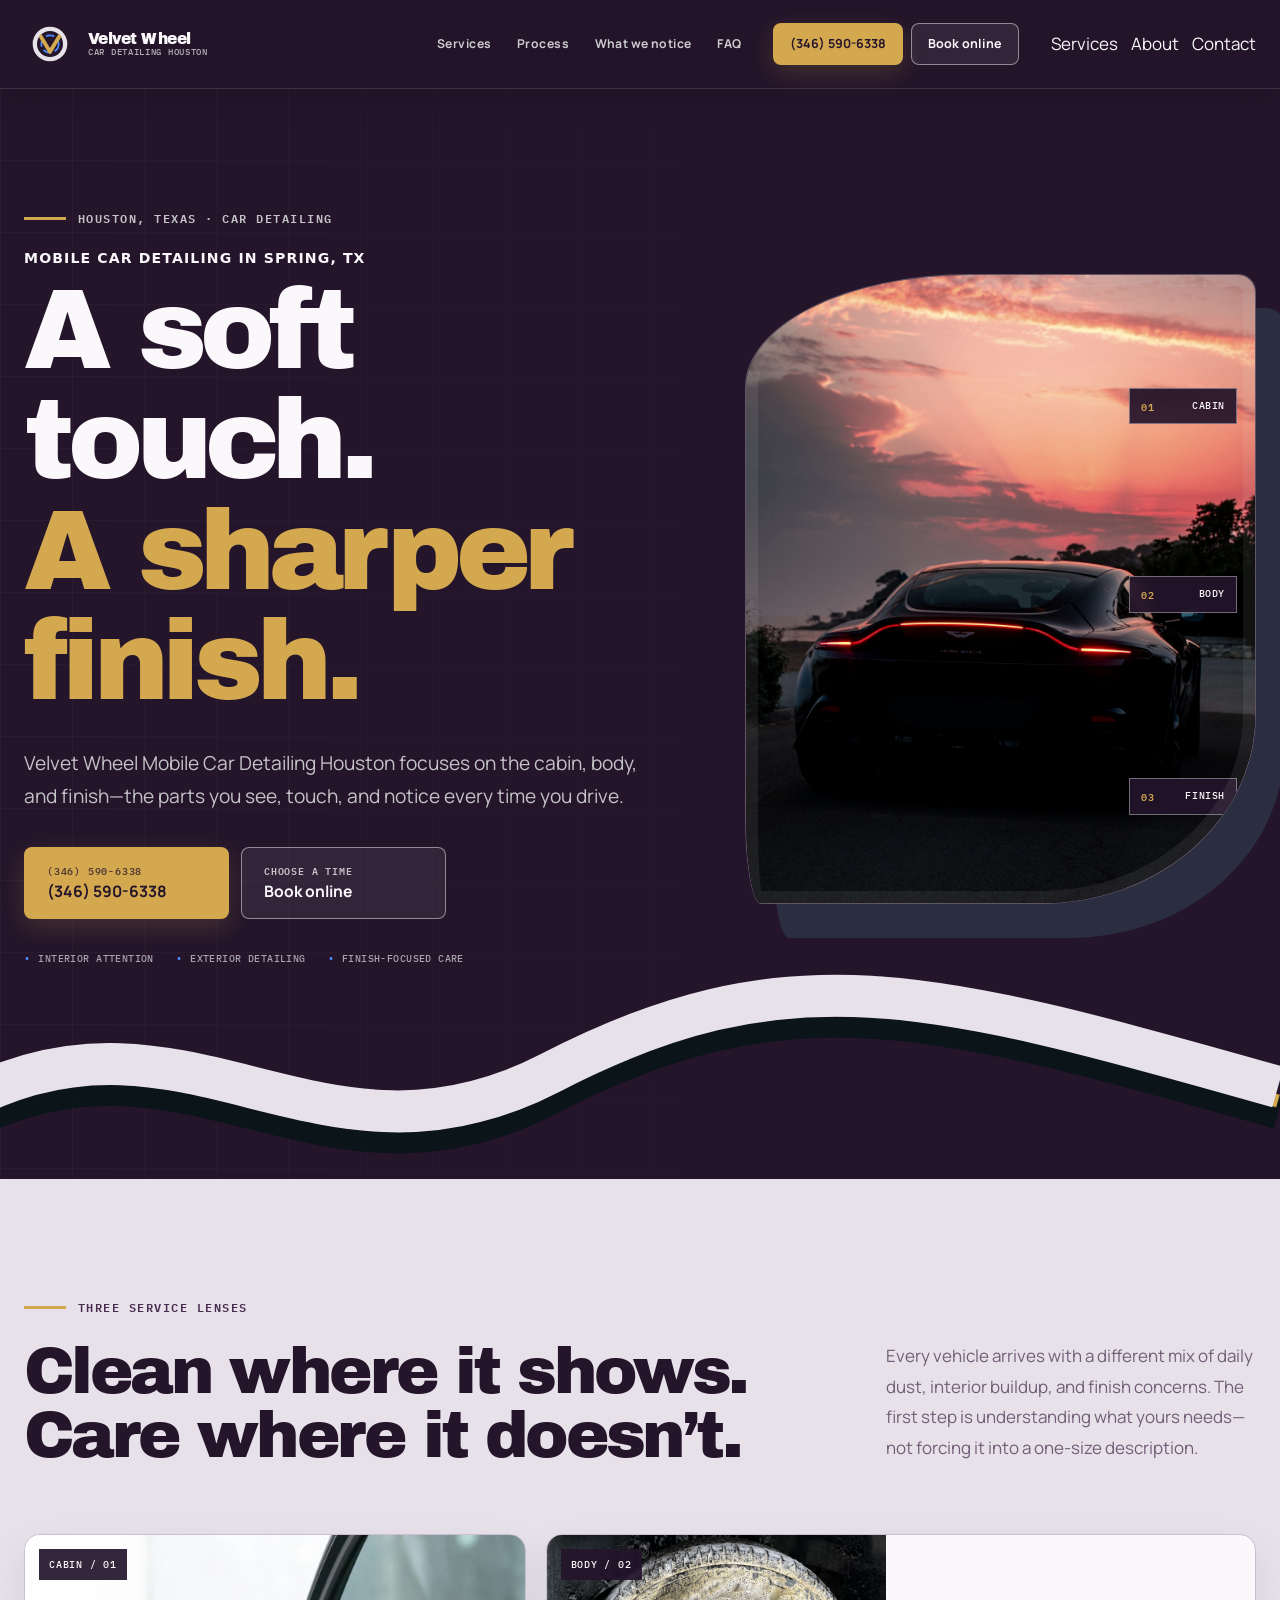
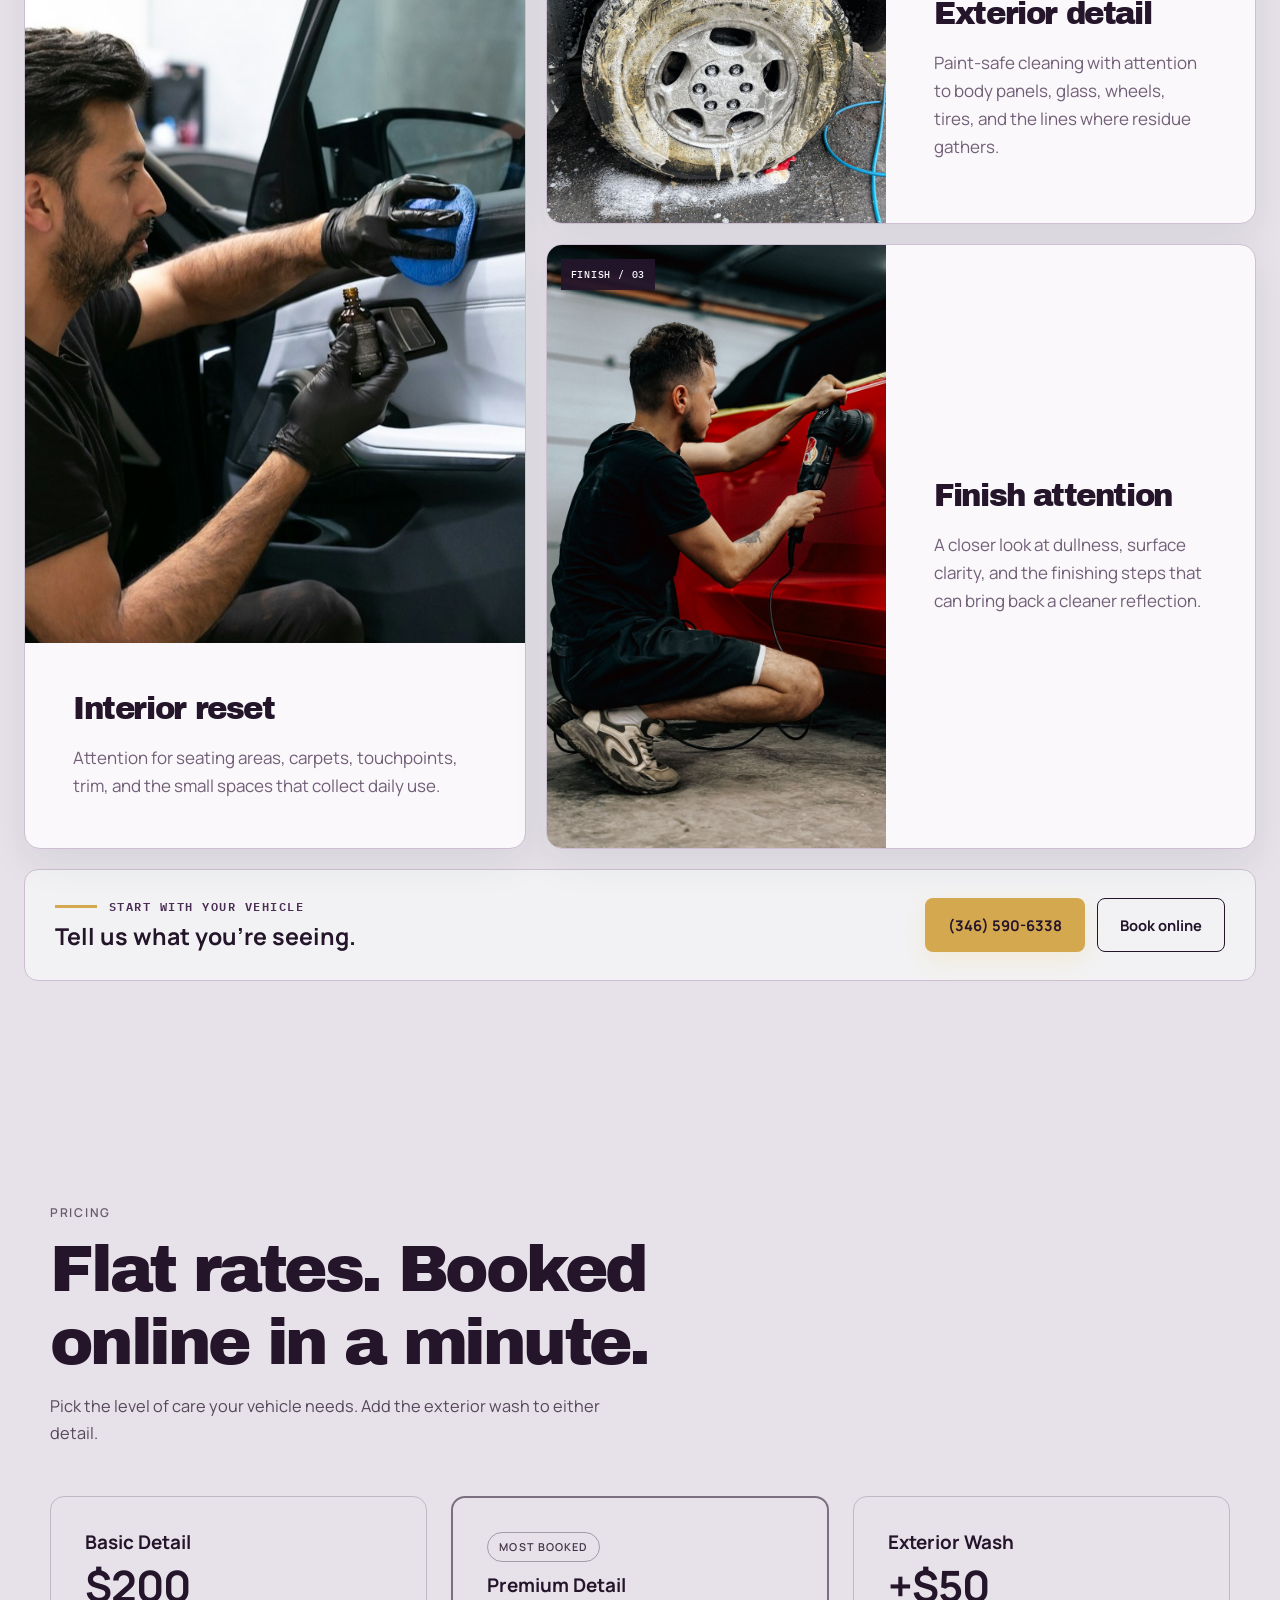
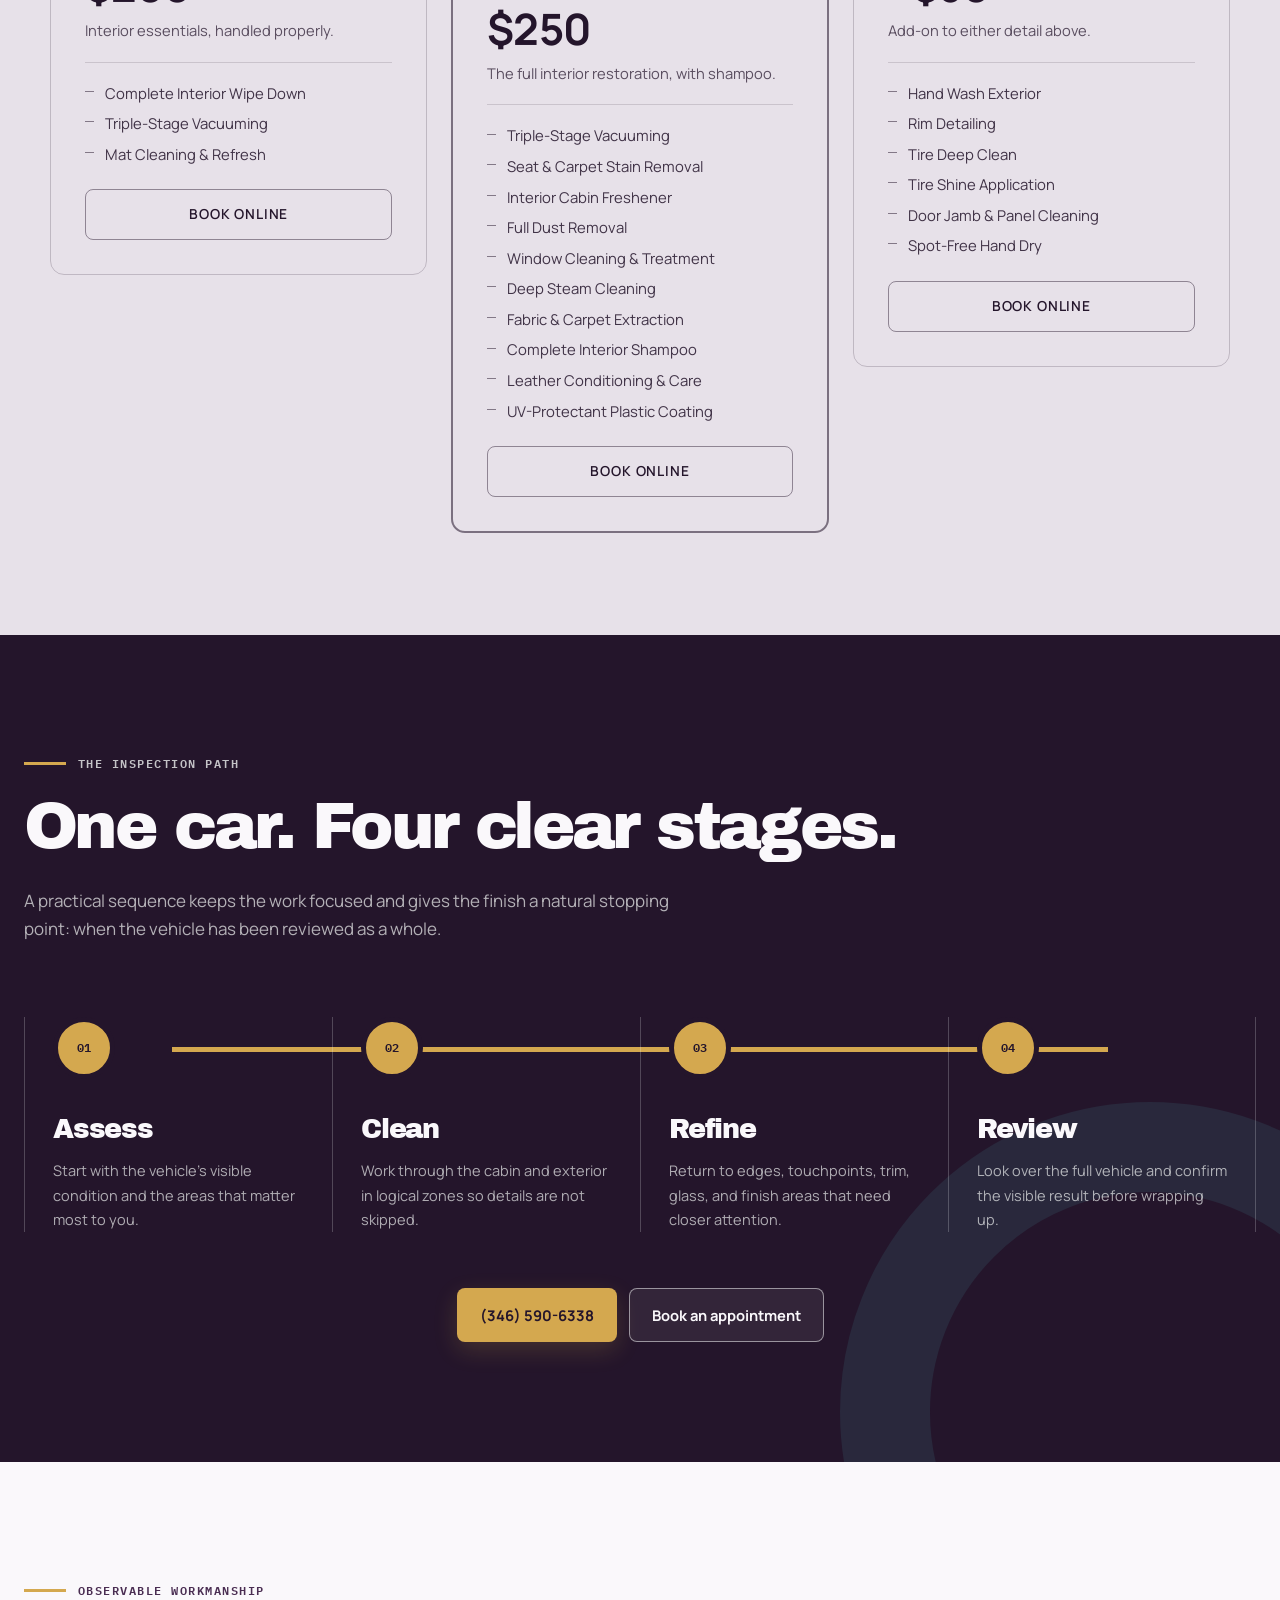
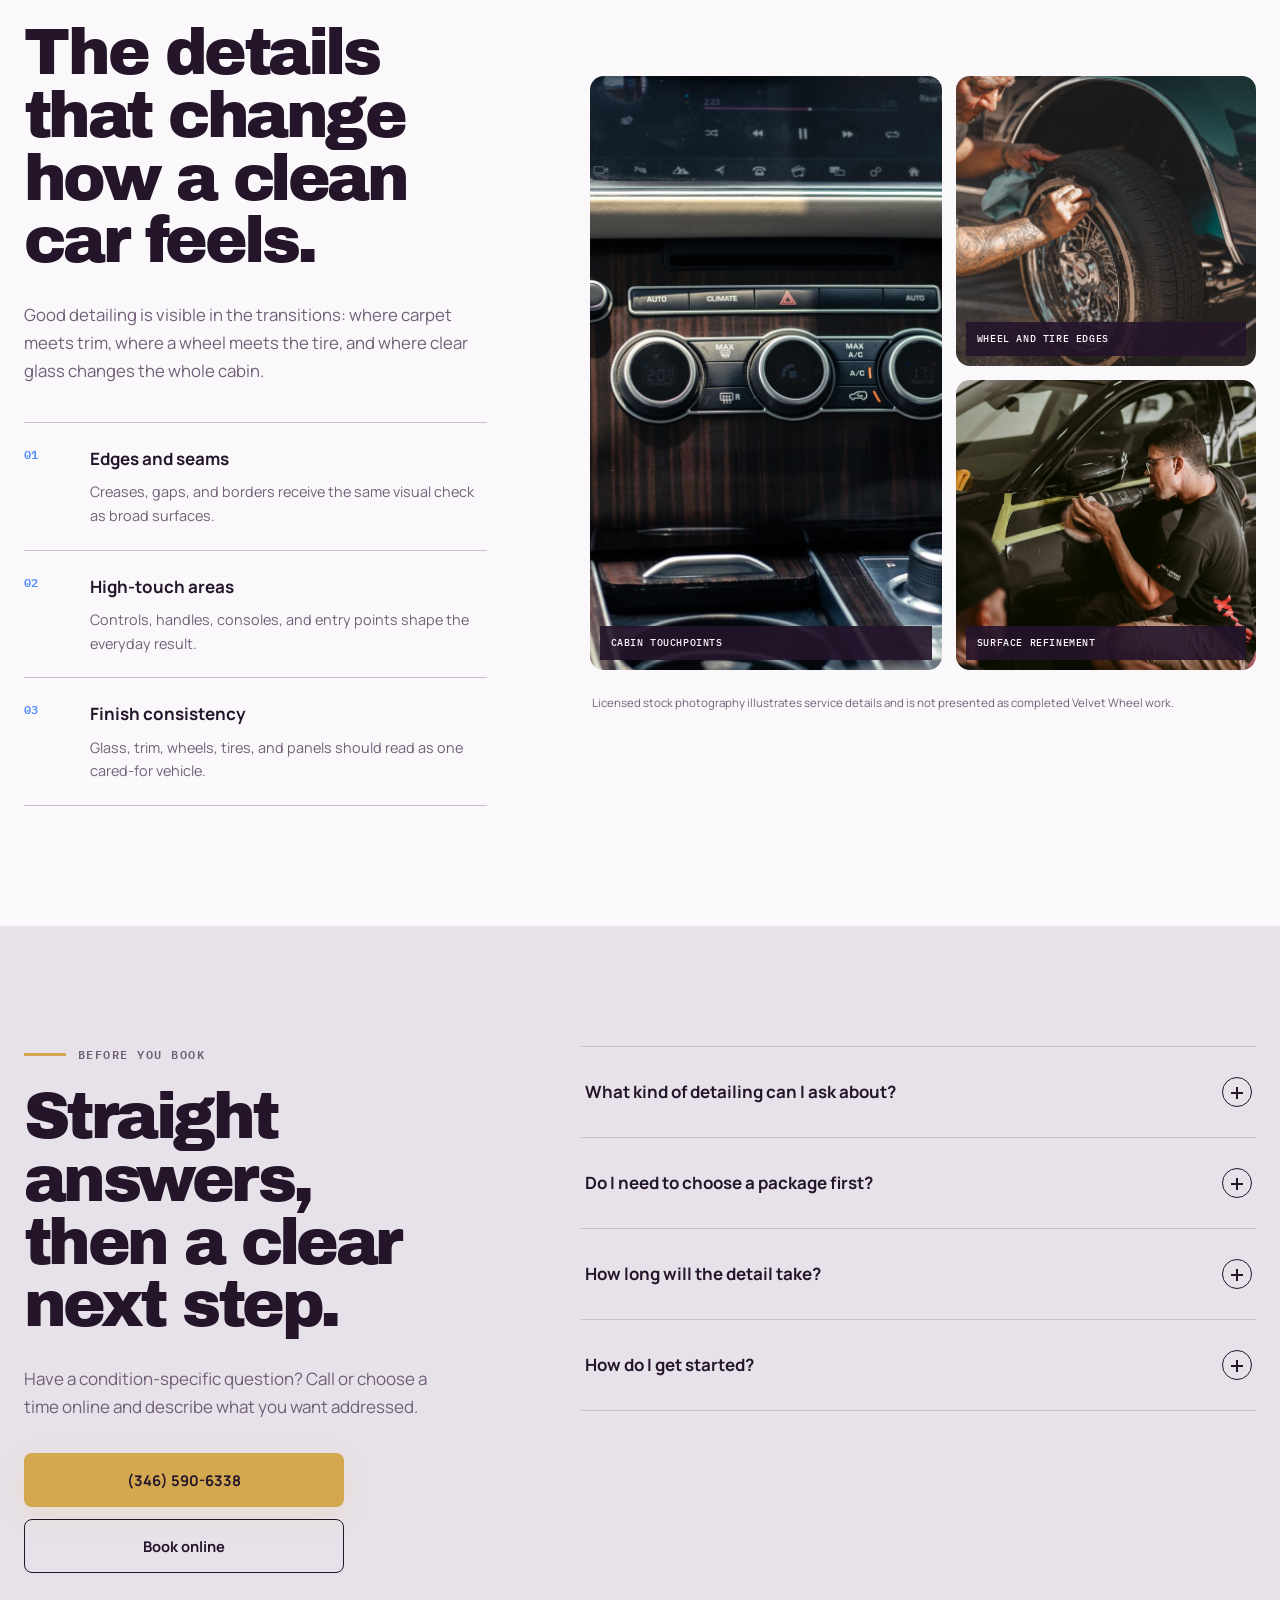
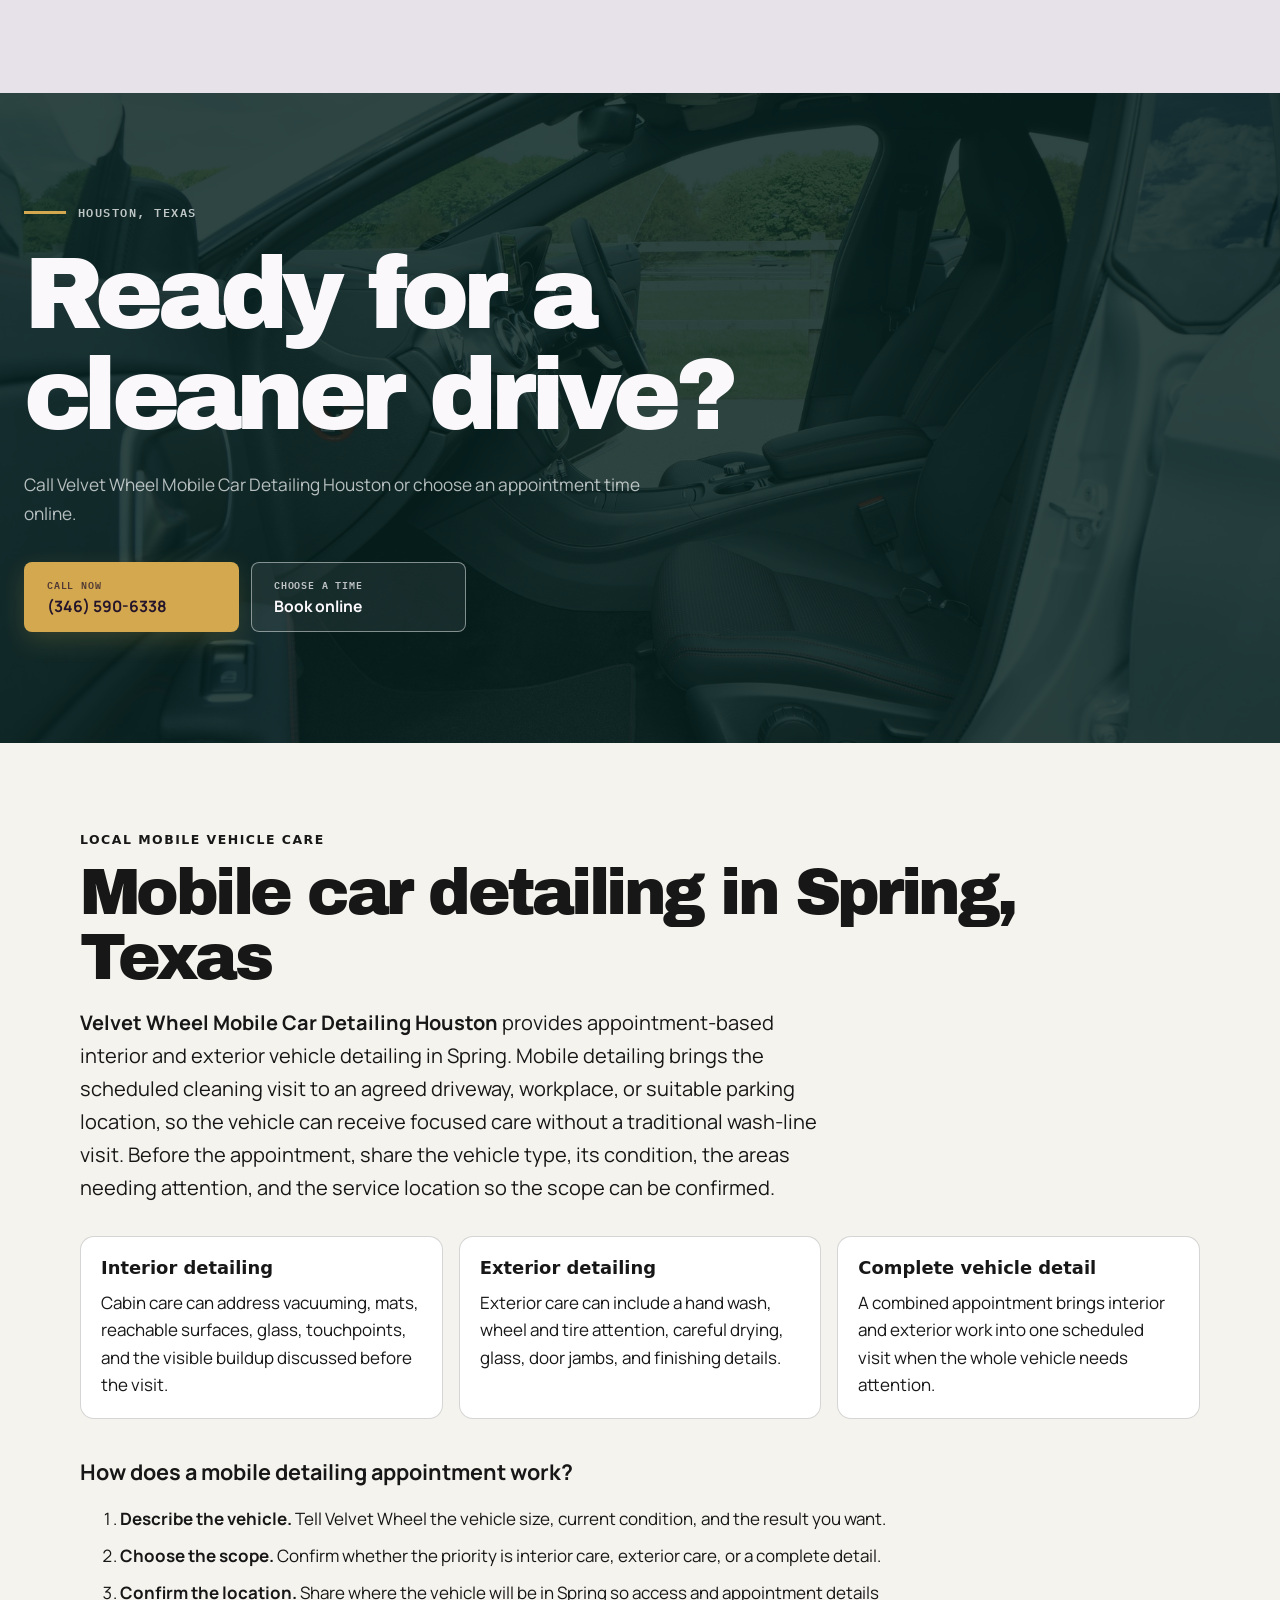
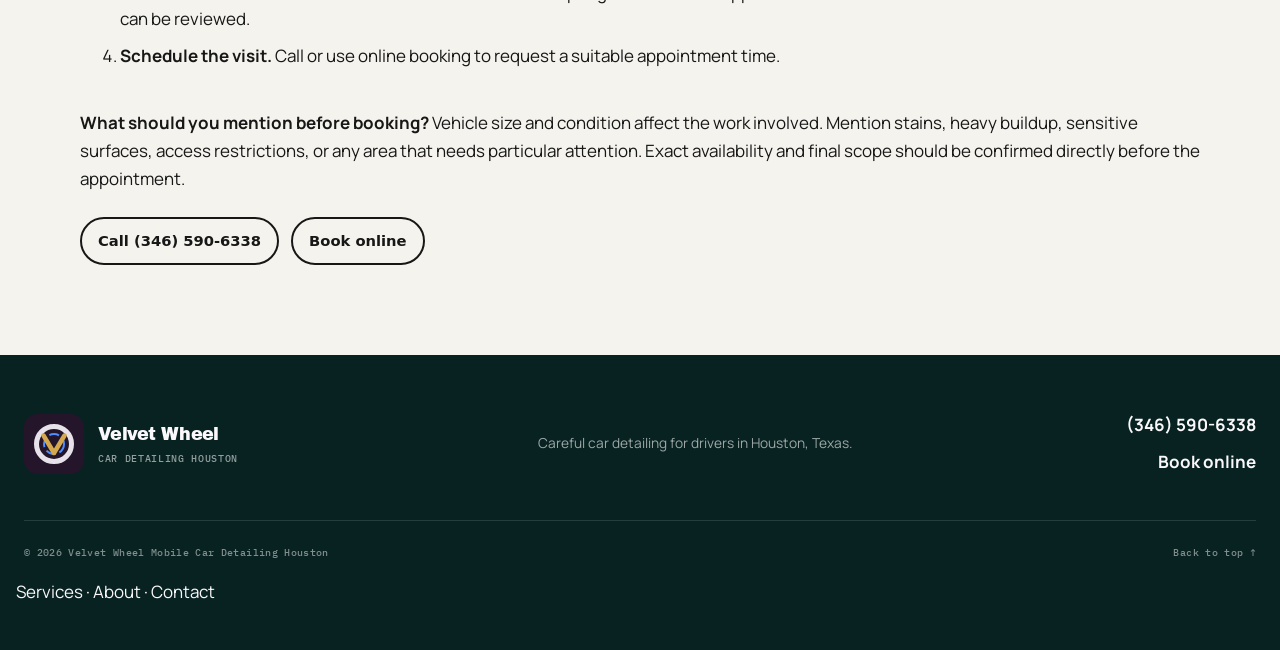
<file: index.html>
<!doctype html>
<html lang="en">
  <head>
    <meta charset="utf-8">
    <meta name="viewport" content="width=device-width, initial-scale=1">
    <title>Mobile Car Detailing in Spring, TX | Velvet Wheel</title>
    <meta name="theme-color" content="#24152b">
    <link rel="canonical" href="https://velvetwheel.shop/">
    <link rel="icon" href="assets/favicon.svg" type="image/svg+xml">
    <link rel="preload" href="assets/fonts/archivo-black.ttf" as="font" type="font/ttf" crossorigin>
    <link rel="preload" href="assets/hero-foam-car.jpg" as="image">
    <link rel="stylesheet" href="styles.css">
    <script type="application/ld+json">
{
  "@context": "https://schema.org",
  "@type": "AutomotiveBusiness",
  "name": "Velvet Wheel Mobile Car Detailing Houston",
  "url": "https://velvetwheel.shop/",
  "telephone": "+1 346-590-6338",
  "address": {
    "@type": "PostalAddress",
    "streetAddress": "4129 Riley Fuzzel Rd",
    "addressLocality": "Spring",
    "addressRegion": "TX",
    "postalCode": "77386",
    "addressCountry": "US"
  },
  "description": "Careful interior, exterior, and finish-focused car detailing for drivers in Houston, Texas.",
  "areaServed": {
    "@type": "City",
    "name": "Spring",
    "containedInPlace": {
      "@type": "State",
      "name": "Texas"
    }
  },
  "knowsAbout": [
    "Car detailing",
    "Interior car detailing",
    "Exterior car detailing",
    "Vehicle finish care"
  ],
  "priceRange": "$200-$250",
  "makesOffer": [
    {
      "@type": "Offer",
      "name": "Basic Detail",
      "price": "200",
      "priceCurrency": "USD",
      "availability": "https://schema.org/InStock",
      "itemOffered": {
        "@type": "Service",
        "name": "Basic Detail",
        "description": "Interior essentials: complete interior wipe down, triple-stage vacuuming, and mat cleaning and refresh."
      }
    },
    {
      "@type": "Offer",
      "name": "Premium Detail",
      "price": "250",
      "priceCurrency": "USD",
      "availability": "https://schema.org/InStock",
      "itemOffered": {
        "@type": "Service",
        "name": "Premium Detail",
        "description": "The full interior restoration, including complete interior shampoo, deep steam cleaning, fabric and carpet extraction, and leather conditioning."
      }
    },
    {
      "@type": "Offer",
      "name": "Exterior Wash",
      "price": "50",
      "priceCurrency": "USD",
      "availability": "https://schema.org/InStock",
      "itemOffered": {
        "@type": "Service",
        "name": "Exterior Wash",
        "description": "Add-on exterior wash: hand wash, rim detailing, tire deep clean and shine, door jamb cleaning, and spot-free hand dry."
      }
    }
  ],
  "@id": "https://velvetwheel.shop/#business",
  "geo": {
    "@type": "GeoCoordinates",
    "latitude": 30.0919108,
    "longitude": -95.4057018
  },
  "image": "https://velvetwheel.shop/assets/hero-foam-car.jpg",
  "contactPoint": {
    "@type": "ContactPoint",
    "telephone": "+1 346-590-6338",
    "contactType": "customer service",
    "areaServed": "US-TX",
    "availableLanguage": "English"
  }
}
    </script>
<!-- SEO-GEO:START -->
  <meta name="description" content="Mobile car detailing in Spring, TX from Velvet Wheel, with interior cleaning, exterior hand washing, and complete details. Call or book online.">
  <meta name="robots" content="index, follow, max-image-preview:large, max-snippet:-1, max-video-preview:-1">
  <meta property="og:locale" content="en_US">
  <meta property="og:type" content="website">
  <meta property="og:site_name" content="Velvet Wheel">
  <meta property="og:title" content="Mobile Car Detailing in Spring, TX | Velvet Wheel">
  <meta property="og:description" content="Mobile car detailing in Spring, TX from Velvet Wheel, with interior cleaning, exterior hand washing, and complete details. Call or book online.">
  <meta property="og:url" content="https://velvetwheel.shop/">
  <meta property="og:image" content="https://velvetwheel.shop/assets/hero-foam-car.jpg">
  <meta name="twitter:image" content="https://velvetwheel.shop/assets/hero-foam-car.jpg">
  <meta name="twitter:card" content="summary_large_image">
  <meta name="twitter:title" content="Mobile Car Detailing in Spring, TX | Velvet Wheel">
  <meta name="twitter:description" content="Mobile car detailing in Spring, TX from Velvet Wheel, with interior cleaning, exterior hand washing, and complete details. Call or book online.">
  <style id="seo-geo-styles">
    .seo-local-intent { display:block; margin:0 0 .55rem; font:700 clamp(.78rem,1.1vw,.95rem)/1.2 system-ui,sans-serif; letter-spacing:.08em; text-transform:uppercase; }
    .seo-geo-section { background:#f5f3ed; color:#171717; padding:clamp(3.5rem,7vw,6.5rem) clamp(1.25rem,5vw,5rem); }
    .seo-geo-inner { width:min(1120px,100%); margin:0 auto; }
    .seo-geo-kicker { margin:0 0 .75rem; font:700 .78rem/1.2 system-ui,sans-serif; letter-spacing:.12em; text-transform:uppercase; }
    .seo-geo-section h2 { max-width:22ch; margin:0 0 1rem; color:inherit; font-size:clamp(2rem,5vw,4rem); line-height:1.02; }
    .seo-geo-answer { max-width:760px; margin:0 0 2rem; font-size:clamp(1.05rem,2vw,1.25rem); line-height:1.65; }
    .seo-geo-grid { display:grid; grid-template-columns:repeat(3,minmax(0,1fr)); gap:1rem; margin:2rem 0; }
    .seo-geo-card { border:1px solid rgba(23,23,23,.18); border-radius:14px; padding:1.25rem; background:#fff; }
    .seo-geo-card h3 { margin:0 0 .6rem; color:inherit; font:700 1.12rem/1.25 system-ui,sans-serif; }
    .seo-geo-card p { margin:0; line-height:1.6; }
    .seo-geo-steps { max-width:820px; margin:2.5rem 0; }
    .seo-geo-steps li { margin:.65rem 0; line-height:1.55; }
    .seo-geo-actions { display:flex; flex-wrap:wrap; gap:.75rem; margin-top:1.5rem; }
    .seo-geo-action { display:inline-flex; align-items:center; min-height:48px; padding:.75rem 1rem; border:2px solid currentColor; border-radius:999px; color:inherit; font:700 .92rem/1 system-ui,sans-serif; text-decoration:none; }
    @media (max-width:760px) { .seo-geo-grid { grid-template-columns:1fr; } }
  </style>
<!-- SEO-GEO:END -->
  <script id="seo-geo-entity-schema" type="application/ld+json">
{
  "@context": "https://schema.org",
  "@graph": [
    {
      "@type": "WebSite",
      "@id": "https://velvetwheel.shop/#website",
      "url": "https://velvetwheel.shop/",
      "name": "Velvet Wheel Mobile Car Detailing Houston",
      "inLanguage": "en-US",
      "publisher": {
        "@id": "https://velvetwheel.shop/#business"
      }
    },
    {
      "@type": "Service",
      "@id": "https://velvetwheel.shop/#mobile-car-detailing",
      "name": "Mobile Car Detailing in Spring, Texas",
      "serviceType": "Mobile car detailing",
      "provider": {
        "@id": "https://velvetwheel.shop/#business"
      },
      "areaServed": {
        "@type": "City",
        "name": "Spring",
        "containedInPlace": {
          "@type": "State",
          "name": "Texas"
        }
      },
      "url": "https://velvetwheel.shop/#services"
    }
  ]
}
  </script>
<style id="SEO-NEXT-NAV-CSS">.seo-next-nav{display:flex;gap:.8rem;flex-wrap:wrap}.seo-next-footer-nav{padding:1rem}.seo-next-footer-nav a{color:inherit}</style></head>
  <body>
    <a class="skip-link" href="#main-content">Skip to content</a>

    <header class="site-header" data-header>
      <div class="header-inner shell">
        <a class="brand" href="#top" aria-label="Velvet Wheel home">
          <img src="assets/logo.svg" width="56" height="56" alt="">
          <span class="brand-copy">
            <strong>Velvet Wheel</strong>
            <small>Car Detailing Houston</small>
          </span>
        </a>

        <button class="menu-toggle" type="button" aria-expanded="false" aria-controls="site-nav">
          <span class="menu-toggle-label">Menu</span>
          <span class="menu-icon" aria-hidden="true"><i></i><i></i></span>
        </button>

        <nav class="site-nav" id="site-nav" aria-label="Main navigation">
          <div class="nav-links">
            <a href="#services">Services</a>
            <a href="#process">Process</a>
            <a href="#details">What we notice</a>
            <a href="#questions">FAQ</a>
          </div>
          <div class="nav-actions">
            <a class="button button-call button-small" href="tel:+13465906338" aria-label="Call Velvet Wheel at (346) 590-6338">(346) 590-6338</a>
            <a class="button button-book button-small" href="https://cal.com/sumitdatta/auto-detail-service">Book online</a>
          </div>
        <!-- SEO-NEXT-NAV:START --><div class="seo-next-nav" aria-label="Expanded site pages"><a href="/services/">Services</a><a href="/about/">About</a><a href="/contact/">Contact</a></div><!-- SEO-NEXT-NAV:END --></nav>
      </div>
    </header>

    <main id="main-content">
      <section class="hero" id="top">
        <div class="hero-grid shell">
          <div class="hero-copy">
            <p class="eyebrow light"><span></span> Houston, Texas · Car detailing</p>
            <h1><span class="seo-local-intent" data-seo-local-intent>Mobile Car Detailing in Spring, TX</span>A soft touch. <em>A sharper finish.</em></h1>
            <p class="hero-lede">Velvet Wheel Mobile Car Detailing Houston focuses on the cabin, body, and finish—the parts you see, touch, and notice every time you drive.</p>
            <div class="action-pair hero-actions">
              <a class="button button-call" href="tel:+13465906338">
                <span>(346) 590-6338</span>
                <strong>(346) 590-6338</strong>
              </a>
              <a class="button button-book" href="https://cal.com/sumitdatta/auto-detail-service">
                <span>Choose a time</span>
                <strong>Book online</strong>
              </a>
            </div>
            <div class="hero-notes" aria-label="Service highlights">
              <span>Interior attention</span>
              <span>Exterior detailing</span>
              <span>Finish-focused care</span>
            </div>
          </div>

          <div class="hero-visual" aria-label="Vehicle finish shown in motion on a Houston road">
            <img src="assets/hero-foam-car.jpg" width="2200" height="3300" alt="A dark vehicle driving along a road at sunset">
            <div class="visual-label label-top"><b>01</b><span>Cabin</span></div>
            <div class="visual-label label-mid"><b>02</b><span>Body</span></div>
            <div class="visual-label label-bottom"><b>03</b><span>Finish</span></div>
          </div>
        </div>

        <svg class="waterline" viewBox="0 0 1600 220" preserveAspectRatio="none" aria-hidden="true">
          <path class="waterline-shadow" d="M-30 152 C260 18 425 238 720 116 S1190 30 1630 130"></path>
          <path class="waterline-sun" d="M-30 140 C260 6 425 226 720 104 S1190 18 1630 118"></path>
          <path class="waterline-glint" d="M-30 126 C260 -8 425 212 720 90 S1190 4 1630 104"></path>
        </svg>
      </section>

      <section class="services section" id="services">
        <div class="shell">
          <div class="section-heading split-heading">
            <div>
              <p class="eyebrow"><span></span> Three service lenses</p>
              <h2>Clean where it shows.<br>Care where it doesn’t.</h2>
            </div>
            <p>Every vehicle arrives with a different mix of daily dust, interior buildup, and finish concerns. The first step is understanding what yours needs—not forcing it into a one-size description.</p>
          </div>

          <div class="service-grid">
            <article class="service-card service-card-tall">
              <div class="service-photo">
                <img src="assets/clean-interior.jpg" width="1800" height="1200" loading="lazy" alt="Clean black vehicle seats and center console">
                <span class="photo-code">CABIN / 01</span>
              </div>
              <div class="service-copy">
                <h3>Interior reset</h3>
                <p>Attention for seating areas, carpets, touchpoints, trim, and the small spaces that collect daily use.</p>
              </div>
            </article>

            <article class="service-card">
              <div class="service-photo">
                <img src="assets/wheel-suds.jpg" width="1800" height="1200" loading="lazy" alt="A wheel being cleaned by hand with soap suds">
                <span class="photo-code">BODY / 02</span>
              </div>
              <div class="service-copy">
                <h3>Exterior detail</h3>
                <p>Paint-safe cleaning with attention to body panels, glass, wheels, tires, and the lines where residue gathers.</p>
              </div>
            </article>

            <article class="service-card service-card-wide">
              <div class="service-photo">
                <img src="assets/polish-closeup.jpg" width="1800" height="1200" loading="lazy" alt="A polishing machine moving across a dark vehicle panel">
                <span class="photo-code">FINISH / 03</span>
              </div>
              <div class="service-copy">
                <h3>Finish attention</h3>
                <p>A closer look at dullness, surface clarity, and the finishing steps that can bring back a cleaner reflection.</p>
              </div>
            </article>
          </div>

          <div class="service-contact contact-strip">
            <div>
              <p class="eyebrow"><span></span> Start with your vehicle</p>
              <h3>Tell us what you’re seeing.</h3>
            </div>
            <div class="action-pair compact-actions">
              <a class="button button-call" href="tel:+13465906338">(346) 590-6338</a>
              <a class="button button-book dark-book" href="https://cal.com/sumitdatta/auto-detail-service">Book online</a>
            </div>
          </div>
        </div>
      </section>

    <section class="rates" id="pricing" aria-labelledby="pricing-title">
      <div class="rates-shell">
        <div class="rates-head">
          <p class="rates-eyebrow">Pricing</p>
          <h2 id="pricing-title">Flat rates. Booked online in a minute.</h2>
          <p class="rates-intro">Pick the level of care your vehicle needs. Add the exterior wash to either detail.</p>
        </div>

        <div class="rate-grid">
          <article class="rate-card">
            <h3>Basic Detail</h3>
            <p class="rate-figure">$200</p>
            <p class="rate-note">Interior essentials, handled properly.</p>
            <ul class="rate-list">
              <li>Complete Interior Wipe Down</li>
              <li>Triple-Stage Vacuuming</li>
              <li>Mat Cleaning &amp; Refresh</li>
            </ul>
            <a class="rate-cta" href="https://cal.com/sumitdatta/auto-detail-service" target="_blank" rel="noopener">Book Online</a>
          </article>
          <article class="rate-card rate-card-featured">
            <span class="rate-badge">Most booked</span>
            <h3>Premium Detail</h3>
            <p class="rate-figure">$250</p>
            <p class="rate-note">The full interior restoration, with shampoo.</p>
            <ul class="rate-list">
              <li>Triple-Stage Vacuuming</li>
              <li>Seat &amp; Carpet Stain Removal</li>
              <li>Interior Cabin Freshener</li>
              <li>Full Dust Removal</li>
              <li>Window Cleaning &amp; Treatment</li>
              <li>Deep Steam Cleaning</li>
              <li>Fabric &amp; Carpet Extraction</li>
              <li>Complete Interior Shampoo</li>
              <li>Leather Conditioning &amp; Care</li>
              <li>UV-Protectant Plastic Coating</li>
            </ul>
            <a class="rate-cta" href="https://cal.com/sumitdatta/auto-detail-service" target="_blank" rel="noopener">Book Online</a>
          </article>
          <article class="rate-card">
            <h3>Exterior Wash</h3>
            <p class="rate-figure">+$50</p>
            <p class="rate-note">Add-on to either detail above.</p>
            <ul class="rate-list">
              <li>Hand Wash Exterior</li>
              <li>Rim Detailing</li>
              <li>Tire Deep Clean</li>
              <li>Tire Shine Application</li>
              <li>Door Jamb &amp; Panel Cleaning</li>
              <li>Spot-Free Hand Dry</li>
            </ul>
            <a class="rate-cta" href="https://cal.com/sumitdatta/auto-detail-service" target="_blank" rel="noopener">Book Online</a>
          </article>
        </div>
      </div>
    </section>


      <section class="process section" id="process">
        <div class="shell">
          <div class="process-intro">
            <p class="eyebrow light"><span></span> The inspection path</p>
            <h2>One car. Four clear stages.</h2>
            <p>A practical sequence keeps the work focused and gives the finish a natural stopping point: when the vehicle has been reviewed as a whole.</p>
          </div>

          <ol class="process-track">
            <li>
              <span class="step-number">01</span>
              <div><h3>Assess</h3><p>Start with the vehicle’s visible condition and the areas that matter most to you.</p></div>
            </li>
            <li>
              <span class="step-number">02</span>
              <div><h3>Clean</h3><p>Work through the cabin and exterior in logical zones so details are not skipped.</p></div>
            </li>
            <li>
              <span class="step-number">03</span>
              <div><h3>Refine</h3><p>Return to edges, touchpoints, trim, glass, and finish areas that need closer attention.</p></div>
            </li>
            <li>
              <span class="step-number">04</span>
              <div><h3>Review</h3><p>Look over the full vehicle and confirm the visible result before wrapping up.</p></div>
            </li>
          </ol>

          <div class="process-actions action-pair">
            <a class="button button-call" href="tel:+13465906338">(346) 590-6338</a>
            <a class="button button-book button-book-light" href="https://cal.com/sumitdatta/auto-detail-service">Book an appointment</a>
          </div>
        </div>
      </section>

      <section class="details section" id="details">
        <div class="shell details-grid">
          <div class="details-copy">
            <p class="eyebrow"><span></span> Observable workmanship</p>
            <h2>The details that change how a clean car feels.</h2>
            <p class="details-lede">Good detailing is visible in the transitions: where carpet meets trim, where a wheel meets the tire, and where clear glass changes the whole cabin.</p>
            <ul class="inspection-list">
              <li><span>01</span><div><strong>Edges and seams</strong><p>Creases, gaps, and borders receive the same visual check as broad surfaces.</p></div></li>
              <li><span>02</span><div><strong>High-touch areas</strong><p>Controls, handles, consoles, and entry points shape the everyday result.</p></div></li>
              <li><span>03</span><div><strong>Finish consistency</strong><p>Glass, trim, wheels, tires, and panels should read as one cared-for vehicle.</p></div></li>
            </ul>
          </div>

          <div class="detail-gallery" aria-label="Car detailing service illustrations">
            <figure class="gallery-main">
              <img src="assets/dashboard-detail.jpg" width="1800" height="1200" loading="lazy" alt="Close view of a vehicle dashboard and steering wheel">
              <figcaption>Cabin touchpoints</figcaption>
            </figure>
            <figure>
              <img src="assets/wheel-detail.jpg" width="1800" height="1200" loading="lazy" alt="A vehicle wheel being cleaned with detailing tools">
              <figcaption>Wheel and tire edges</figcaption>
            </figure>
            <figure>
              <img src="assets/polishing-work.jpg" width="1800" height="1200" loading="lazy" alt="A detailer polishing the side panel of a vehicle">
              <figcaption>Surface refinement</figcaption>
            </figure>
            <p class="stock-note">Licensed stock photography illustrates service details and is not presented as completed Velvet Wheel work.</p>
          </div>
        </div>
      </section>

      <section class="questions section" id="questions">
        <div class="shell questions-grid">
          <div class="questions-intro">
            <p class="eyebrow"><span></span> Before you book</p>
            <h2>Straight answers, then a clear next step.</h2>
            <p>Have a condition-specific question? Call or choose a time online and describe what you want addressed.</p>
            <div class="action-pair stacked-actions">
              <a class="button button-call" href="tel:+13465906338">(346) 590-6338</a>
              <a class="button button-book dark-book" href="https://cal.com/sumitdatta/auto-detail-service">Book online</a>
            </div>
          </div>

          <div class="faq-list">
            <details>
              <summary>What kind of detailing can I ask about?<span aria-hidden="true"></span></summary>
              <p>Ask about interior cleaning, exterior detailing, wheel and tire attention, or finish-focused care. Vehicle condition varies, so confirm the right scope when you call or book.</p>
            </details>
            <details>
              <summary>Do I need to choose a package first?<span aria-hidden="true"></span></summary>
              <p>No. Start with what you notice about the vehicle and what you want improved. The appropriate service scope can be discussed from there.</p>
            </details>
            <details>
              <summary>How long will the detail take?<span aria-hidden="true"></span></summary>
              <p>Timing depends on vehicle size, condition, and the agreed scope. Ask about timing for your specific vehicle when you call or book online.</p>
            </details>
            <details>
              <summary>How do I get started?<span aria-hidden="true"></span></summary>
              <p>Call Velvet Wheel at (346) 590-6338 or use the online appointment link. Both paths let you start with your vehicle and what it needs.</p>
            </details>
          </div>
        </div>
      </section>

      <section class="final-cta" id="contact">
        <div class="final-photo" aria-hidden="true">
          <img src="assets/interior-finish.jpg" width="1800" height="1196" loading="lazy" alt="">
        </div>
        <div class="shell final-inner">
          <p class="eyebrow light"><span></span> Houston, Texas</p>
          <h2>Ready for a cleaner drive?</h2>
          <p>Call Velvet Wheel Mobile Car Detailing Houston or choose an appointment time online.</p>
          <div class="action-pair final-actions">
            <a class="button button-call" href="tel:+13465906338"><span>Call now</span><strong>(346) 590-6338</strong></a>
            <a class="button button-book" href="https://cal.com/sumitdatta/auto-detail-service"><span>Choose a time</span><strong>Book online</strong></a>
          </div>
        </div>
      </section>
    <!-- SEO-GEO-LOCAL:START -->
    <section class="seo-geo-section" id="local-detailing" aria-labelledby="local-detailing-title">
      <div class="seo-geo-inner">
        <p class="seo-geo-kicker">Local mobile vehicle care</p>
        <h2 id="local-detailing-title">Mobile car detailing in Spring, Texas</h2>
        <p class="seo-geo-answer"><strong>Velvet Wheel Mobile Car Detailing Houston</strong> provides appointment-based interior and exterior vehicle detailing in Spring. Mobile detailing brings the scheduled cleaning visit to an agreed driveway, workplace, or suitable parking location, so the vehicle can receive focused care without a traditional wash-line visit. Before the appointment, share the vehicle type, its condition, the areas needing attention, and the service location so the scope can be confirmed.</p>

        <div class="seo-geo-grid" aria-label="Available detailing options">
          <article class="seo-geo-card">
            <h3>Interior detailing</h3>
            <p>Cabin care can address vacuuming, mats, reachable surfaces, glass, touchpoints, and the visible buildup discussed before the visit.</p>
          </article>
          <article class="seo-geo-card">
            <h3>Exterior detailing</h3>
            <p>Exterior care can include a hand wash, wheel and tire attention, careful drying, glass, door jambs, and finishing details.</p>
          </article>
          <article class="seo-geo-card">
            <h3>Complete vehicle detail</h3>
            <p>A combined appointment brings interior and exterior work into one scheduled visit when the whole vehicle needs attention.</p>
          </article>
        </div>

        <div class="seo-geo-steps">
          <h3>How does a mobile detailing appointment work?</h3>
          <ol>
            <li><strong>Describe the vehicle.</strong> Tell Velvet Wheel the vehicle size, current condition, and the result you want.</li>
            <li><strong>Choose the scope.</strong> Confirm whether the priority is interior care, exterior care, or a complete detail.</li>
            <li><strong>Confirm the location.</strong> Share where the vehicle will be in Spring so access and appointment details can be reviewed.</li>
            <li><strong>Schedule the visit.</strong> Call or use online booking to request a suitable appointment time.</li>
          </ol>
        </div>

        <p><strong>What should you mention before booking?</strong> Vehicle size and condition affect the work involved. Mention stains, heavy buildup, sensitive surfaces, access restrictions, or any area that needs particular attention. Exact availability and final scope should be confirmed directly before the appointment.</p>
        <div class="seo-geo-actions">
          <a class="seo-geo-action" href="tel:+13465906338">Call (346) 590-6338</a>
          <a class="seo-geo-action" href="https://cal.com/sumitdatta/auto-detail-service" target="_blank" rel="noopener">Book online</a>
        </div>
      </div>
    </section>
<!-- SEO-GEO-LOCAL:END -->
  </main>

    <footer class="site-footer">
      <div class="shell footer-grid">
        <div class="footer-brand">
          <img src="assets/logo.svg" width="64" height="64" alt="">
          <div><strong>Velvet Wheel</strong><span>Car Detailing Houston</span></div>
        </div>
        <p>Careful car detailing for drivers in Houston, Texas.</p>
        <div class="footer-actions">
          <a href="tel:+13465906338">(346) 590-6338</a>
          <a href="https://cal.com/sumitdatta/auto-detail-service">Book online</a>
        </div>
      </div>
      <div class="shell footer-bottom">
        <span>© <span data-year>2026</span> Velvet Wheel Mobile Car Detailing Houston</span>
        <a href="#top">Back to top ↑</a>
      </div>
    <!-- SEO-NEXT-NAV:START --><nav class="seo-next-footer-nav" aria-label="Expanded footer navigation"><a href="/services/">Services</a> · <a href="/about/">About</a> · <a href="/contact/">Contact</a></nav><!-- SEO-NEXT-NAV:END --></footer>

    <div class="mobile-sticky" aria-label="Contact options">
      <a class="sticky-call" href="tel:+13465906338"><span>Call</span><strong>(346) 590-6338</strong></a>
      <a class="sticky-book" href="https://cal.com/sumitdatta/auto-detail-service"><span>Book</span><strong>Online</strong></a>
    </div>

    <script src="script.js" defer></script>
  </body>
</html>
</file>
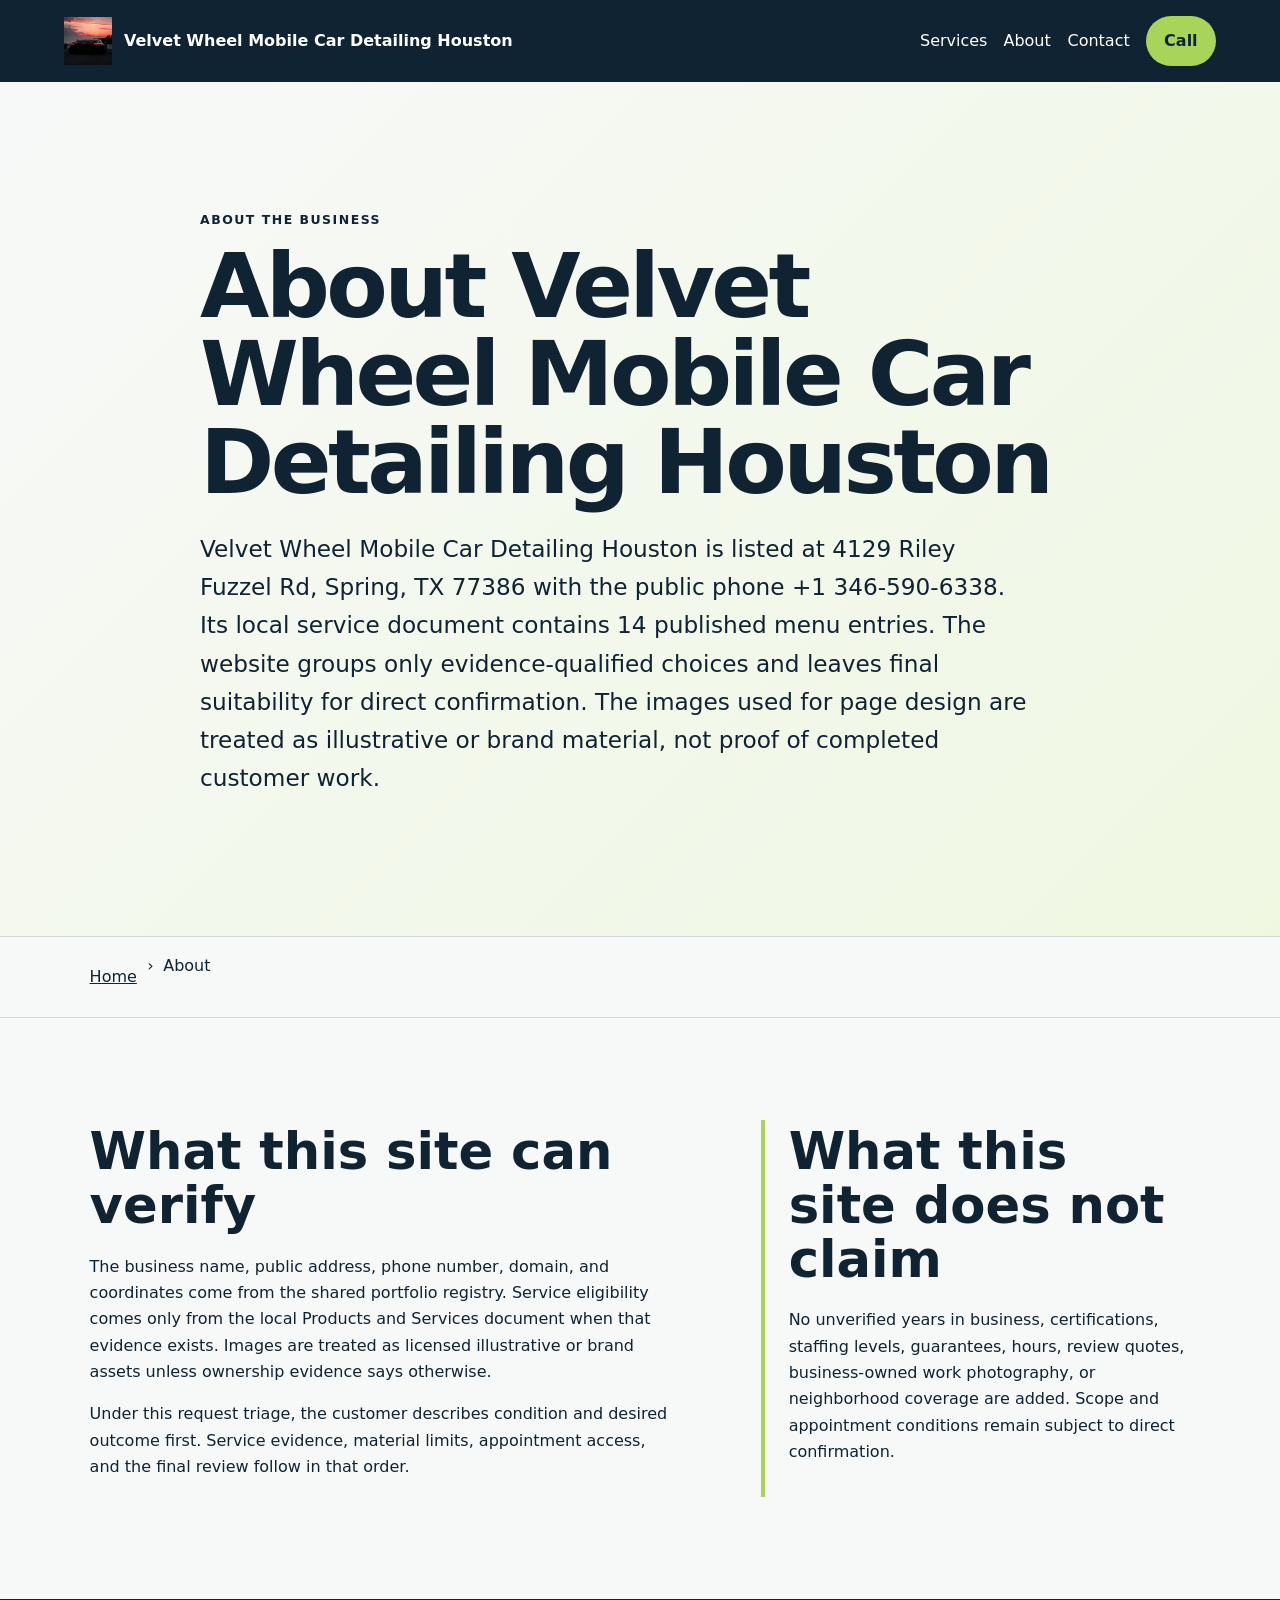
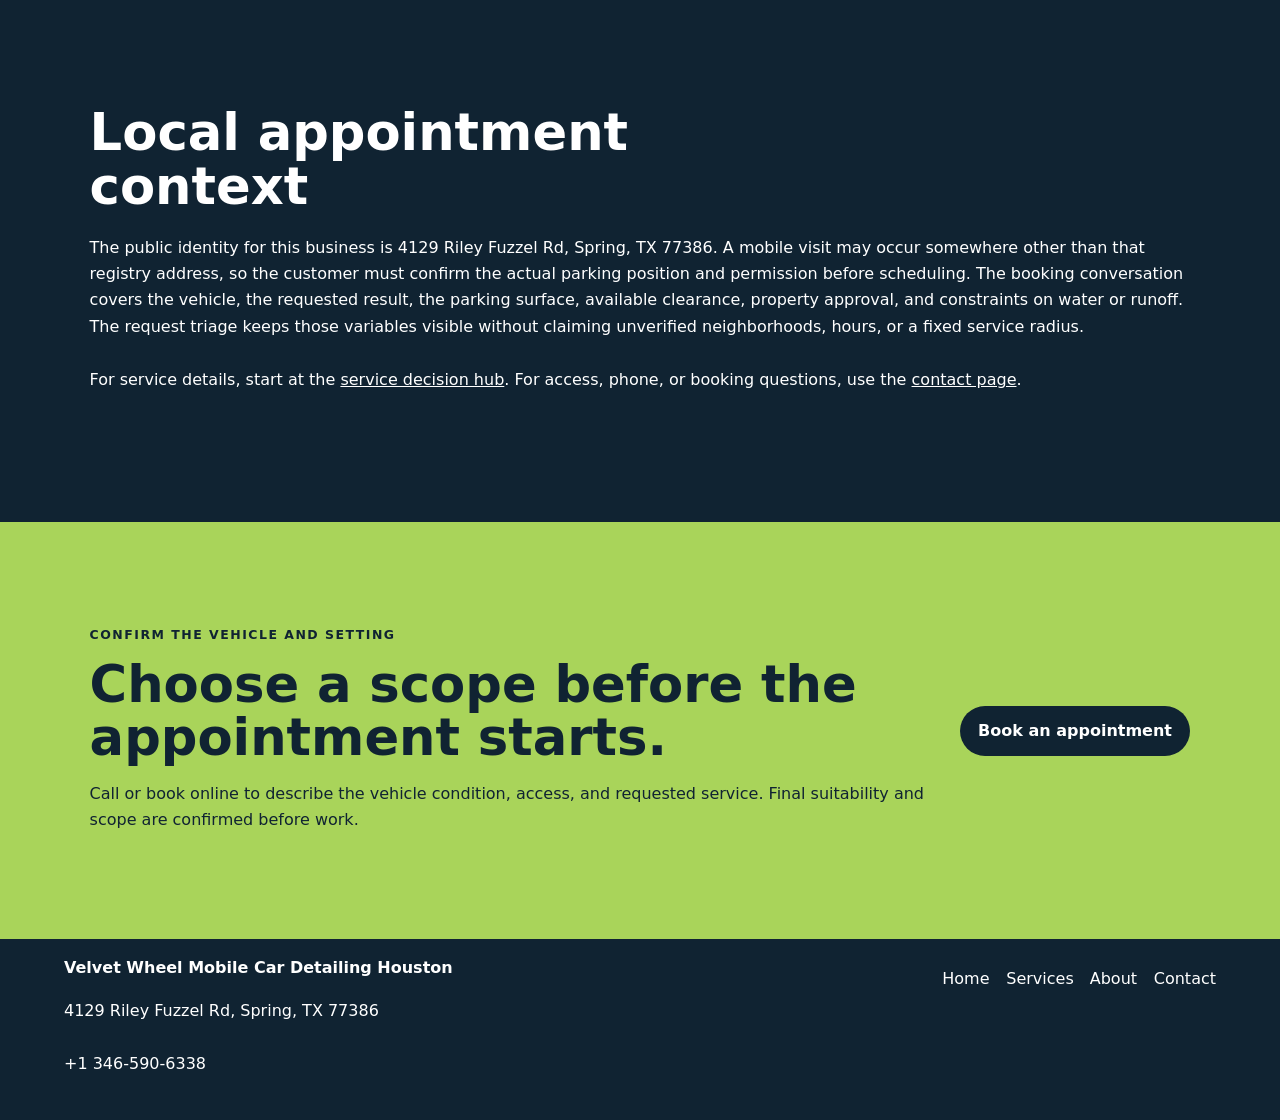
<file: about/index.html>
<!doctype html>
<html lang="en"><head>
  <meta charset="utf-8"><meta name="viewport" content="width=device-width,initial-scale=1">
  <title>About Velvet Wheel Mobile Car Detailing Houston | Spring, TX</title>
  <meta name="description" content="Verified identity, evidence boundaries, and appointment-planning approach for Velvet Wheel Mobile Car Detailing Houston in Spring, TX.">
  <meta name="robots" content="index, follow, max-image-preview:large, max-snippet:-1">
  <link rel="canonical" href="https://velvetwheel.shop/about/">
  <meta property="og:type" content="website"><meta property="og:title" content="About Velvet Wheel Mobile Car Detailing Houston | Spring, TX">
  <meta property="og:description" content="Verified identity, evidence boundaries, and appointment-planning approach for Velvet Wheel Mobile Car Detailing Houston in Spring, TX."><meta property="og:url" content="https://velvetwheel.shop/about/">
  <meta property="og:image" content="https://velvetwheel.shop/assets/hero-foam-car.jpg"><meta name="twitter:card" content="summary_large_image">
  <link rel="icon" href="/assets/favicon.svg"><link rel="stylesheet" href="/seo-pages.css"><script type="application/ld+json">{
  "@context": "https://schema.org",
  "@graph": [
    {
      "@type": "BreadcrumbList",
      "@id": "https://velvetwheel.shop/about/#breadcrumb",
      "itemListElement": [
        {
          "@type": "ListItem",
          "position": 1,
          "name": "Home",
          "item": "https://velvetwheel.shop/"
        },
        {
          "@type": "ListItem",
          "position": 2,
          "name": "About Velvet Wheel Mobile Car Detailing Houston | Spring, TX",
          "item": "https://velvetwheel.shop/about/"
        }
      ]
    },
    {
      "@type": "WebPage",
      "@id": "https://velvetwheel.shop/about/#webpage",
      "url": "https://velvetwheel.shop/about/",
      "name": "About Velvet Wheel Mobile Car Detailing Houston | Spring, TX",
      "description": "Verified identity, evidence boundaries, and appointment-planning approach for Velvet Wheel Mobile Car Detailing Houston in Spring, TX.",
      "breadcrumb": {
        "@id": "https://velvetwheel.shop/about/#breadcrumb"
      },
      "isPartOf": {
        "@id": "https://velvetwheel.shop/#website"
      },
      "about": {
        "@id": "https://velvetwheel.shop/#business"
      }
    },
    {
      "@type": "ImageObject",
      "@id": "https://velvetwheel.shop/about/#primaryimage",
      "contentUrl": "https://velvetwheel.shop/assets/hero-foam-car.jpg",
      "caption": "Illustrative detailing artwork for Velvet Wheel Mobile Car Detailing Houston",
      "representativeOfPage": true
    }
  ]
}</script>
</head><body style="--pilot-accent:#a9d45a;--pilot-dark:#102332;--pilot-paper:#f7f9f8">
<a class="skip-link" href="#content">Skip to content</a>
<header class="pilot-header"><a class="pilot-brand" href="/"><img src="/assets/hero-foam-car.jpg" width="48" height="48" alt=""><span>Velvet Wheel Mobile Car Detailing Houston</span></a>
<nav aria-label="Primary navigation"><a href="/services/">Services</a><a href="/about/">About</a><a href="/contact/">Contact</a><a class="pilot-call" href="tel:+13465906338">Call</a></nav></header>
<main id="content"><section class="pilot-hero text-only"><div><p class="eyebrow">About the business</p><h1>About Velvet Wheel Mobile Car Detailing Houston</h1><p class="pilot-answer">Velvet Wheel Mobile Car Detailing Houston is listed at 4129 Riley Fuzzel Rd, Spring, TX 77386 with the public phone +1 346-590-6338. Its local service document contains 14 published menu entries. The website groups only evidence-qualified choices and leaves final suitability for direct confirmation. The images used for page design are treated as illustrative or brand material, not proof of completed customer work.</p></div></section><nav class="breadcrumbs" aria-label="Breadcrumb"><a href="/">Home</a><span>›</span><span>About</span></nav>
<section class="pilot-section pilot-grid"><div><h2>What this site can verify</h2><p>The business name, public address, phone number, domain, and coordinates come from the shared portfolio registry. Service eligibility comes only from the local Products and Services document when that evidence exists. Images are treated as licensed illustrative or brand assets unless ownership evidence says otherwise.</p><p>Under this request triage, the customer describes condition and desired outcome first. Service evidence, material limits, appointment access, and the final review follow in that order.</p></div><aside><h2>What this site does not claim</h2><p>No unverified years in business, certifications, staffing levels, guarantees, hours, review quotes, business-owned work photography, or neighborhood coverage are added. Scope and appointment conditions remain subject to direct confirmation.</p></aside></section>
<section class="pilot-section tone"><h2>Local appointment context</h2><p>The public identity for this business is 4129 Riley Fuzzel Rd, Spring, TX 77386. A mobile visit may occur somewhere other than that registry address, so the customer must confirm the actual parking position and permission before scheduling. The booking conversation covers the vehicle, the requested result, the parking surface, available clearance, property approval, and constraints on water or runoff. The request triage keeps those variables visible without claiming unverified neighborhoods, hours, or a fixed service radius.</p><p>For service details, start at the <a href="/services/">service decision hub</a>. For access, phone, or booking questions, use the <a href="/contact/">contact page</a>.</p></section>
<section class="pilot-cta"><div><p class="eyebrow">Confirm the vehicle and setting</p><h2>Choose a scope before the appointment starts.</h2><p>Call or book online to describe the vehicle condition, access, and requested service. Final suitability and scope are confirmed before work.</p></div><a class="pilot-button" href="https://cal.com/sumitdatta/auto-detail-service">Book an appointment</a></section>
</main><footer class="pilot-footer"><div><strong>Velvet Wheel Mobile Car Detailing Houston</strong><p>4129 Riley Fuzzel Rd, Spring, TX 77386</p><p><a href="tel:+13465906338">+1 346-590-6338</a></p></div><nav aria-label="Footer navigation"><a href="/">Home</a><a href="/services/">Services</a><a href="/about/">About</a><a href="/contact/">Contact</a></nav></footer>
</body></html>
</file>
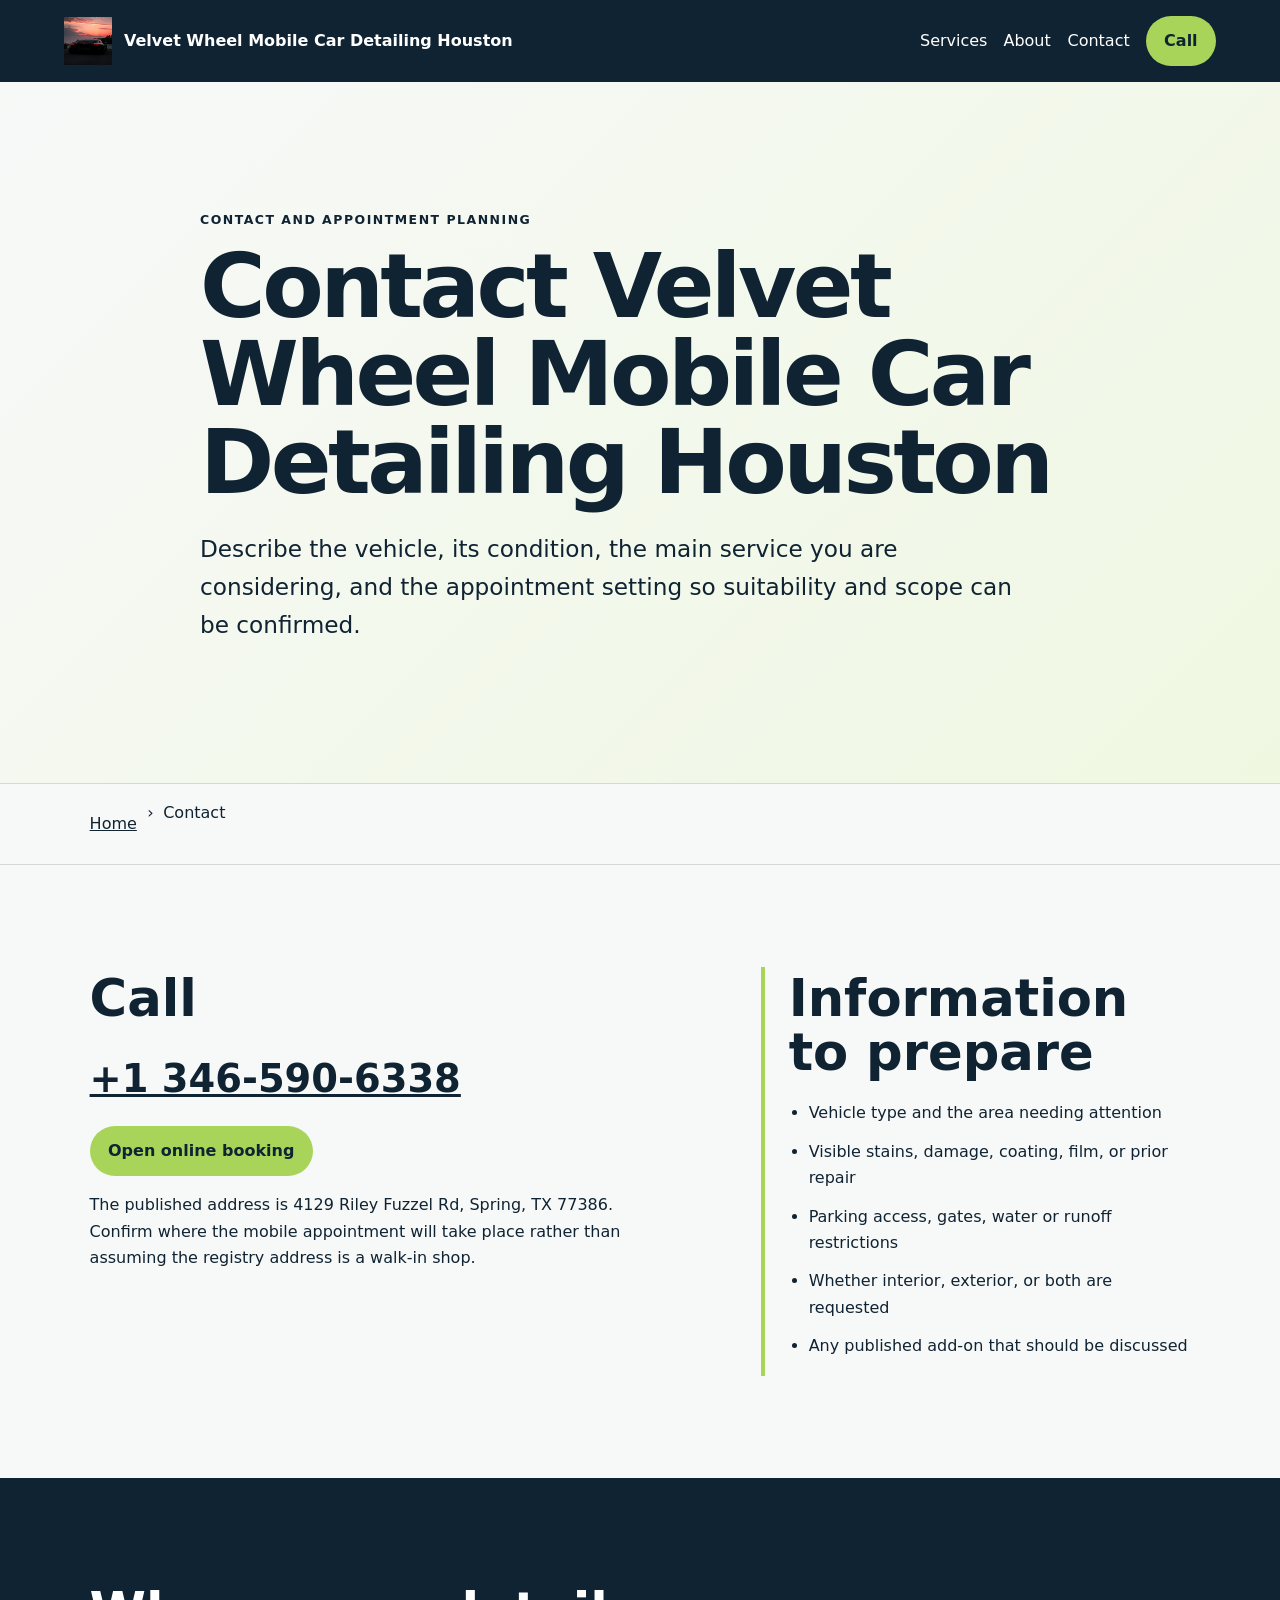
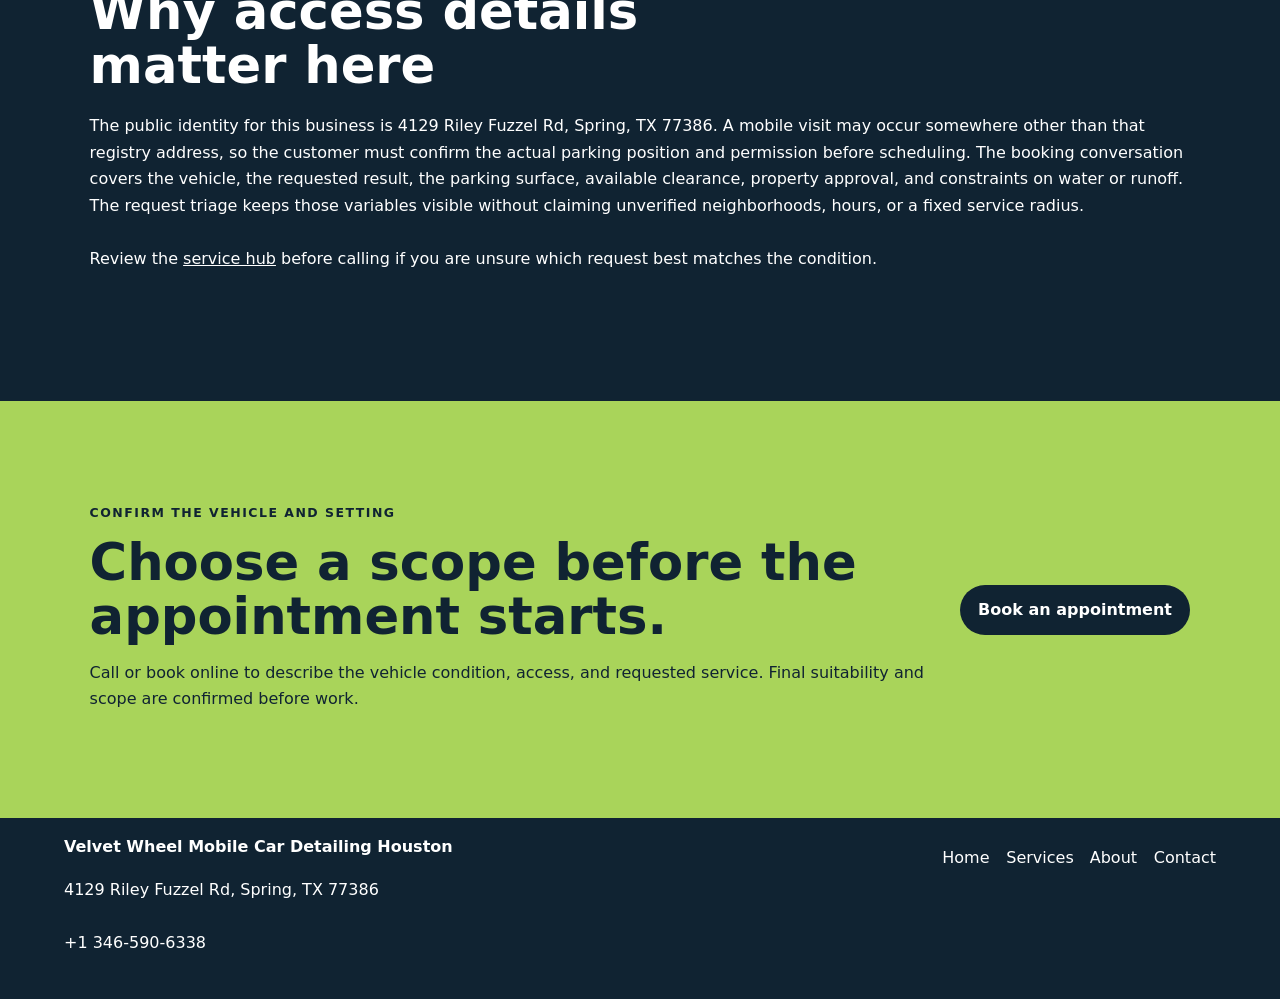
<file: contact/index.html>
<!doctype html>
<html lang="en"><head>
  <meta charset="utf-8"><meta name="viewport" content="width=device-width,initial-scale=1">
  <title>Contact Velvet Wheel Mobile Car Detailing Houston | Spring, TX</title>
  <meta name="description" content="Call or book Velvet Wheel Mobile Car Detailing Houston and confirm vehicle condition, access, and detailing scope in Spring, TX.">
  <meta name="robots" content="index, follow, max-image-preview:large, max-snippet:-1">
  <link rel="canonical" href="https://velvetwheel.shop/contact/">
  <meta property="og:type" content="website"><meta property="og:title" content="Contact Velvet Wheel Mobile Car Detailing Houston | Spring, TX">
  <meta property="og:description" content="Call or book Velvet Wheel Mobile Car Detailing Houston and confirm vehicle condition, access, and detailing scope in Spring, TX."><meta property="og:url" content="https://velvetwheel.shop/contact/">
  <meta property="og:image" content="https://velvetwheel.shop/assets/hero-foam-car.jpg"><meta name="twitter:card" content="summary_large_image">
  <link rel="icon" href="/assets/favicon.svg"><link rel="stylesheet" href="/seo-pages.css"><script type="application/ld+json">{
  "@context": "https://schema.org",
  "@graph": [
    {
      "@type": "BreadcrumbList",
      "@id": "https://velvetwheel.shop/contact/#breadcrumb",
      "itemListElement": [
        {
          "@type": "ListItem",
          "position": 1,
          "name": "Home",
          "item": "https://velvetwheel.shop/"
        },
        {
          "@type": "ListItem",
          "position": 2,
          "name": "Contact Velvet Wheel Mobile Car Detailing Houston | Spring, TX",
          "item": "https://velvetwheel.shop/contact/"
        }
      ]
    },
    {
      "@type": "WebPage",
      "@id": "https://velvetwheel.shop/contact/#webpage",
      "url": "https://velvetwheel.shop/contact/",
      "name": "Contact Velvet Wheel Mobile Car Detailing Houston | Spring, TX",
      "description": "Call or book Velvet Wheel Mobile Car Detailing Houston and confirm vehicle condition, access, and detailing scope in Spring, TX.",
      "breadcrumb": {
        "@id": "https://velvetwheel.shop/contact/#breadcrumb"
      },
      "isPartOf": {
        "@id": "https://velvetwheel.shop/#website"
      },
      "about": {
        "@id": "https://velvetwheel.shop/#business"
      }
    },
    {
      "@type": "ImageObject",
      "@id": "https://velvetwheel.shop/contact/#primaryimage",
      "contentUrl": "https://velvetwheel.shop/assets/hero-foam-car.jpg",
      "caption": "Illustrative detailing artwork for Velvet Wheel Mobile Car Detailing Houston",
      "representativeOfPage": true
    }
  ]
}</script>
</head><body style="--pilot-accent:#a9d45a;--pilot-dark:#102332;--pilot-paper:#f7f9f8">
<a class="skip-link" href="#content">Skip to content</a>
<header class="pilot-header"><a class="pilot-brand" href="/"><img src="/assets/hero-foam-car.jpg" width="48" height="48" alt=""><span>Velvet Wheel Mobile Car Detailing Houston</span></a>
<nav aria-label="Primary navigation"><a href="/services/">Services</a><a href="/about/">About</a><a href="/contact/">Contact</a><a class="pilot-call" href="tel:+13465906338">Call</a></nav></header>
<main id="content"><section class="pilot-hero text-only"><div><p class="eyebrow">Contact and appointment planning</p><h1>Contact Velvet Wheel Mobile Car Detailing Houston</h1><p class="pilot-answer">Describe the vehicle, its condition, the main service you are considering, and the appointment setting so suitability and scope can be confirmed.</p></div></section><nav class="breadcrumbs" aria-label="Breadcrumb"><a href="/">Home</a><span>›</span><span>Contact</span></nav>
<section class="pilot-section pilot-grid"><div><h2>Call</h2><p><a class="large-link" href="tel:+13465906338">+1 346-590-6338</a></p><p><a class="pilot-button" href="https://cal.com/sumitdatta/auto-detail-service">Open online booking</a></p><p>The published address is 4129 Riley Fuzzel Rd, Spring, TX 77386. Confirm where the mobile appointment will take place rather than assuming the registry address is a walk-in shop.</p></div><aside><h2>Information to prepare</h2><ul class="checklist"><li>Vehicle type and the area needing attention</li><li>Visible stains, damage, coating, film, or prior repair</li><li>Parking access, gates, water or runoff restrictions</li><li>Whether interior, exterior, or both are requested</li><li>Any published add-on that should be discussed</li></ul></aside></section>
<section class="pilot-section tone"><h2>Why access details matter here</h2><p>The public identity for this business is 4129 Riley Fuzzel Rd, Spring, TX 77386. A mobile visit may occur somewhere other than that registry address, so the customer must confirm the actual parking position and permission before scheduling. The booking conversation covers the vehicle, the requested result, the parking surface, available clearance, property approval, and constraints on water or runoff. The request triage keeps those variables visible without claiming unverified neighborhoods, hours, or a fixed service radius.</p><p>Review the <a href="/services/">service hub</a> before calling if you are unsure which request best matches the condition.</p></section>
<section class="pilot-cta"><div><p class="eyebrow">Confirm the vehicle and setting</p><h2>Choose a scope before the appointment starts.</h2><p>Call or book online to describe the vehicle condition, access, and requested service. Final suitability and scope are confirmed before work.</p></div><a class="pilot-button" href="https://cal.com/sumitdatta/auto-detail-service">Book an appointment</a></section>
</main><footer class="pilot-footer"><div><strong>Velvet Wheel Mobile Car Detailing Houston</strong><p>4129 Riley Fuzzel Rd, Spring, TX 77386</p><p><a href="tel:+13465906338">+1 346-590-6338</a></p></div><nav aria-label="Footer navigation"><a href="/">Home</a><a href="/services/">Services</a><a href="/about/">About</a><a href="/contact/">Contact</a></nav></footer>
</body></html>
</file>
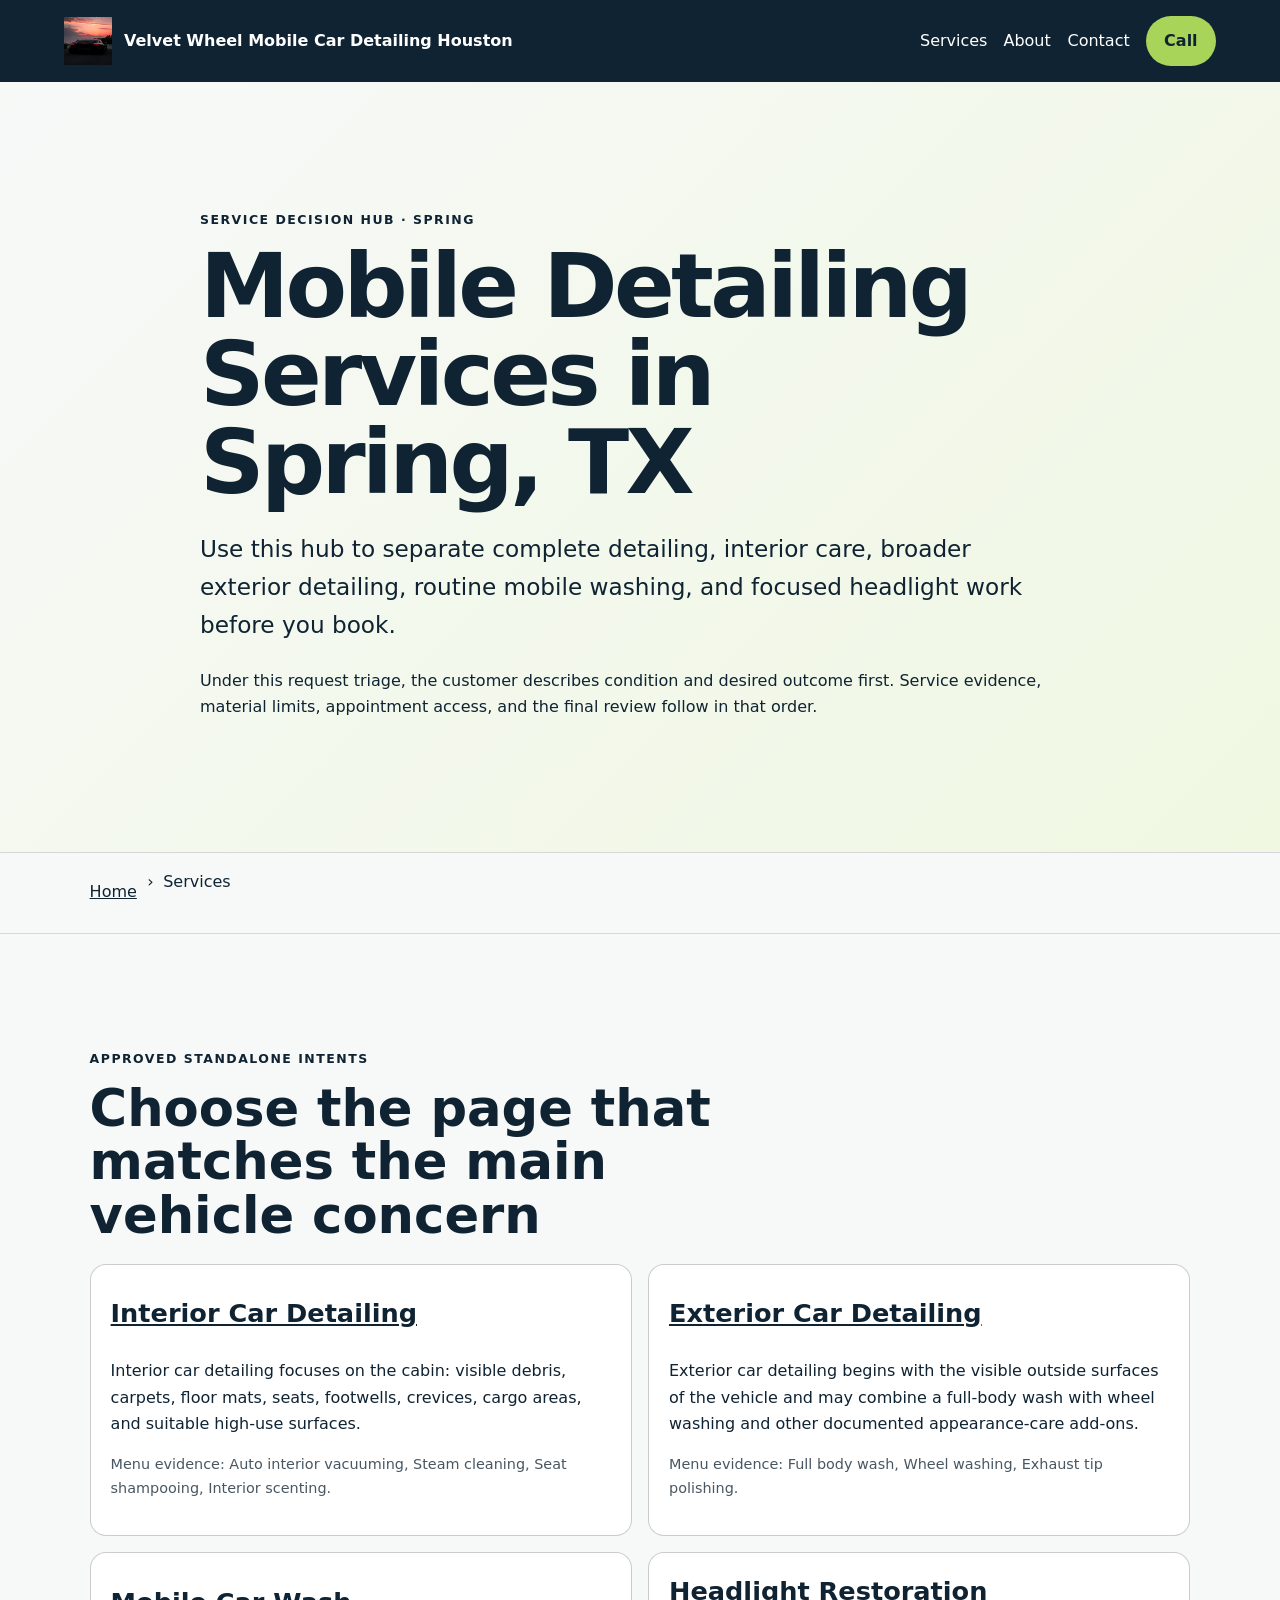
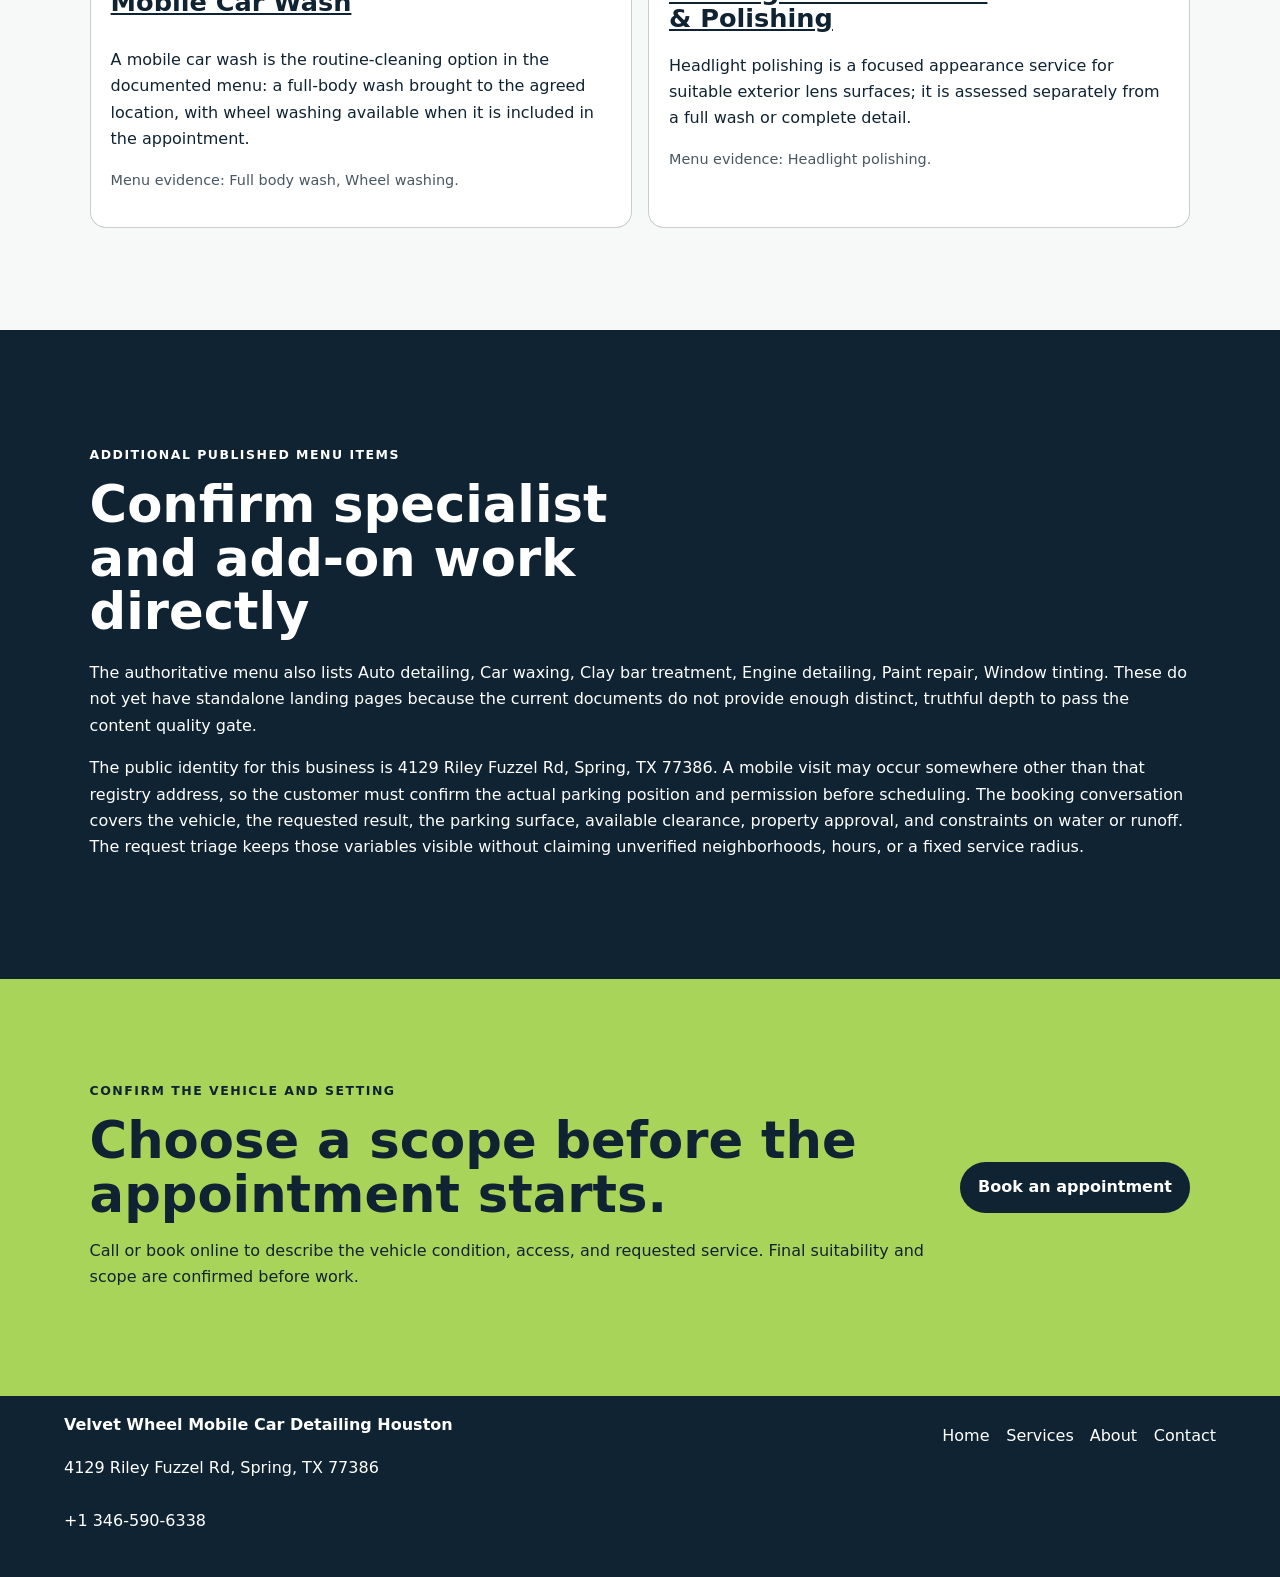
<file: services/index.html>
<!doctype html>
<html lang="en"><head>
  <meta charset="utf-8"><meta name="viewport" content="width=device-width,initial-scale=1">
  <title>Mobile Detailing Services in Spring, TX | Velvet Wheel Mobile Car Detailing Houston</title>
  <meta name="description" content="Compare documented mobile detailing choices from Velvet Wheel Mobile Car Detailing Houston in Spring, TX, including preparation, access, and scope boundaries.">
  <meta name="robots" content="index, follow, max-image-preview:large, max-snippet:-1">
  <link rel="canonical" href="https://velvetwheel.shop/services/">
  <meta property="og:type" content="website"><meta property="og:title" content="Mobile Detailing Services in Spring, TX | Velvet Wheel Mobile Car Detailing Houston">
  <meta property="og:description" content="Compare documented mobile detailing choices from Velvet Wheel Mobile Car Detailing Houston in Spring, TX, including preparation, access, and scope boundaries."><meta property="og:url" content="https://velvetwheel.shop/services/">
  <meta property="og:image" content="https://velvetwheel.shop/assets/hero-foam-car.jpg"><meta name="twitter:card" content="summary_large_image">
  <link rel="icon" href="/assets/favicon.svg"><link rel="stylesheet" href="/seo-pages.css"><script type="application/ld+json">{
  "@context": "https://schema.org",
  "@graph": [
    {
      "@type": "BreadcrumbList",
      "@id": "https://velvetwheel.shop/services/#breadcrumb",
      "itemListElement": [
        {
          "@type": "ListItem",
          "position": 1,
          "name": "Home",
          "item": "https://velvetwheel.shop/"
        },
        {
          "@type": "ListItem",
          "position": 2,
          "name": "Services",
          "item": "https://velvetwheel.shop/services/"
        }
      ]
    },
    {
      "@type": "WebPage",
      "@id": "https://velvetwheel.shop/services/#webpage",
      "url": "https://velvetwheel.shop/services/",
      "name": "Mobile Detailing Services in Spring, TX | Velvet Wheel Mobile Car Detailing Houston",
      "description": "Compare documented mobile detailing choices from Velvet Wheel Mobile Car Detailing Houston in Spring, TX, including preparation, access, and scope boundaries.",
      "breadcrumb": {
        "@id": "https://velvetwheel.shop/services/#breadcrumb"
      },
      "isPartOf": {
        "@id": "https://velvetwheel.shop/#website"
      },
      "about": {
        "@id": "https://velvetwheel.shop/#business"
      }
    },
    {
      "@type": "ImageObject",
      "@id": "https://velvetwheel.shop/services/#primaryimage",
      "contentUrl": "https://velvetwheel.shop/assets/hero-foam-car.jpg",
      "caption": "Illustrative detailing artwork for Velvet Wheel Mobile Car Detailing Houston",
      "representativeOfPage": true
    }
  ]
}</script>
</head><body style="--pilot-accent:#a9d45a;--pilot-dark:#102332;--pilot-paper:#f7f9f8">
<a class="skip-link" href="#content">Skip to content</a>
<header class="pilot-header"><a class="pilot-brand" href="/"><img src="/assets/hero-foam-car.jpg" width="48" height="48" alt=""><span>Velvet Wheel Mobile Car Detailing Houston</span></a>
<nav aria-label="Primary navigation"><a href="/services/">Services</a><a href="/about/">About</a><a href="/contact/">Contact</a><a class="pilot-call" href="tel:+13465906338">Call</a></nav></header>
<main id="content"><section class="pilot-hero text-only"><div><p class="eyebrow">Service decision hub · Spring</p><h1>Mobile Detailing Services in Spring, TX</h1><p class="pilot-answer">Use this hub to separate complete detailing, interior care, broader exterior detailing, routine mobile washing, and focused headlight work before you book.</p><p>Under this request triage, the customer describes condition and desired outcome first. Service evidence, material limits, appointment access, and the final review follow in that order.</p></div></section>
<nav class="breadcrumbs" aria-label="Breadcrumb"><a href="/">Home</a><span>›</span><span>Services</span></nav>
<section class="pilot-section"><p class="eyebrow">Approved standalone intents</p><h2>Choose the page that matches the main vehicle concern</h2><div class="service-cards"><article><h2><a href="/services/interior-car-detailing/">Interior Car Detailing</a></h2><p>Interior car detailing focuses on the cabin: visible debris, carpets, floor mats, seats, footwells, crevices, cargo areas, and suitable high-use surfaces.</p><p class="source-note">Menu evidence: Auto interior vacuuming, Steam cleaning, Seat shampooing, Interior scenting.</p></article><article><h2><a href="/services/exterior-car-detailing/">Exterior Car Detailing</a></h2><p>Exterior car detailing begins with the visible outside surfaces of the vehicle and may combine a full-body wash with wheel washing and other documented appearance-care add-ons.</p><p class="source-note">Menu evidence: Full body wash, Wheel washing, Exhaust tip polishing.</p></article><article><h2><a href="/services/mobile-car-wash/">Mobile Car Wash</a></h2><p>A mobile car wash is the routine-cleaning option in the documented menu: a full-body wash brought to the agreed location, with wheel washing available when it is included in the appointment.</p><p class="source-note">Menu evidence: Full body wash, Wheel washing.</p></article><article><h2><a href="/services/headlight-restoration/">Headlight Restoration &amp; Polishing</a></h2><p>Headlight polishing is a focused appearance service for suitable exterior lens surfaces; it is assessed separately from a full wash or complete detail.</p><p class="source-note">Menu evidence: Headlight polishing.</p></article></div></section>
<section class="pilot-section tone"><p class="eyebrow">Additional published menu items</p><h2>Confirm specialist and add-on work directly</h2><p>The authoritative menu also lists Auto detailing, Car waxing, Clay bar treatment, Engine detailing, Paint repair, Window tinting. These do not yet have standalone landing pages because the current documents do not provide enough distinct, truthful depth to pass the content quality gate.</p><p>The public identity for this business is 4129 Riley Fuzzel Rd, Spring, TX 77386. A mobile visit may occur somewhere other than that registry address, so the customer must confirm the actual parking position and permission before scheduling. The booking conversation covers the vehicle, the requested result, the parking surface, available clearance, property approval, and constraints on water or runoff. The request triage keeps those variables visible without claiming unverified neighborhoods, hours, or a fixed service radius.</p></section>
<section class="pilot-cta"><div><p class="eyebrow">Confirm the vehicle and setting</p><h2>Choose a scope before the appointment starts.</h2><p>Call or book online to describe the vehicle condition, access, and requested service. Final suitability and scope are confirmed before work.</p></div><a class="pilot-button" href="https://cal.com/sumitdatta/auto-detail-service">Book an appointment</a></section>
</main><footer class="pilot-footer"><div><strong>Velvet Wheel Mobile Car Detailing Houston</strong><p>4129 Riley Fuzzel Rd, Spring, TX 77386</p><p><a href="tel:+13465906338">+1 346-590-6338</a></p></div><nav aria-label="Footer navigation"><a href="/">Home</a><a href="/services/">Services</a><a href="/about/">About</a><a href="/contact/">Contact</a></nav></footer>
</body></html>
</file>
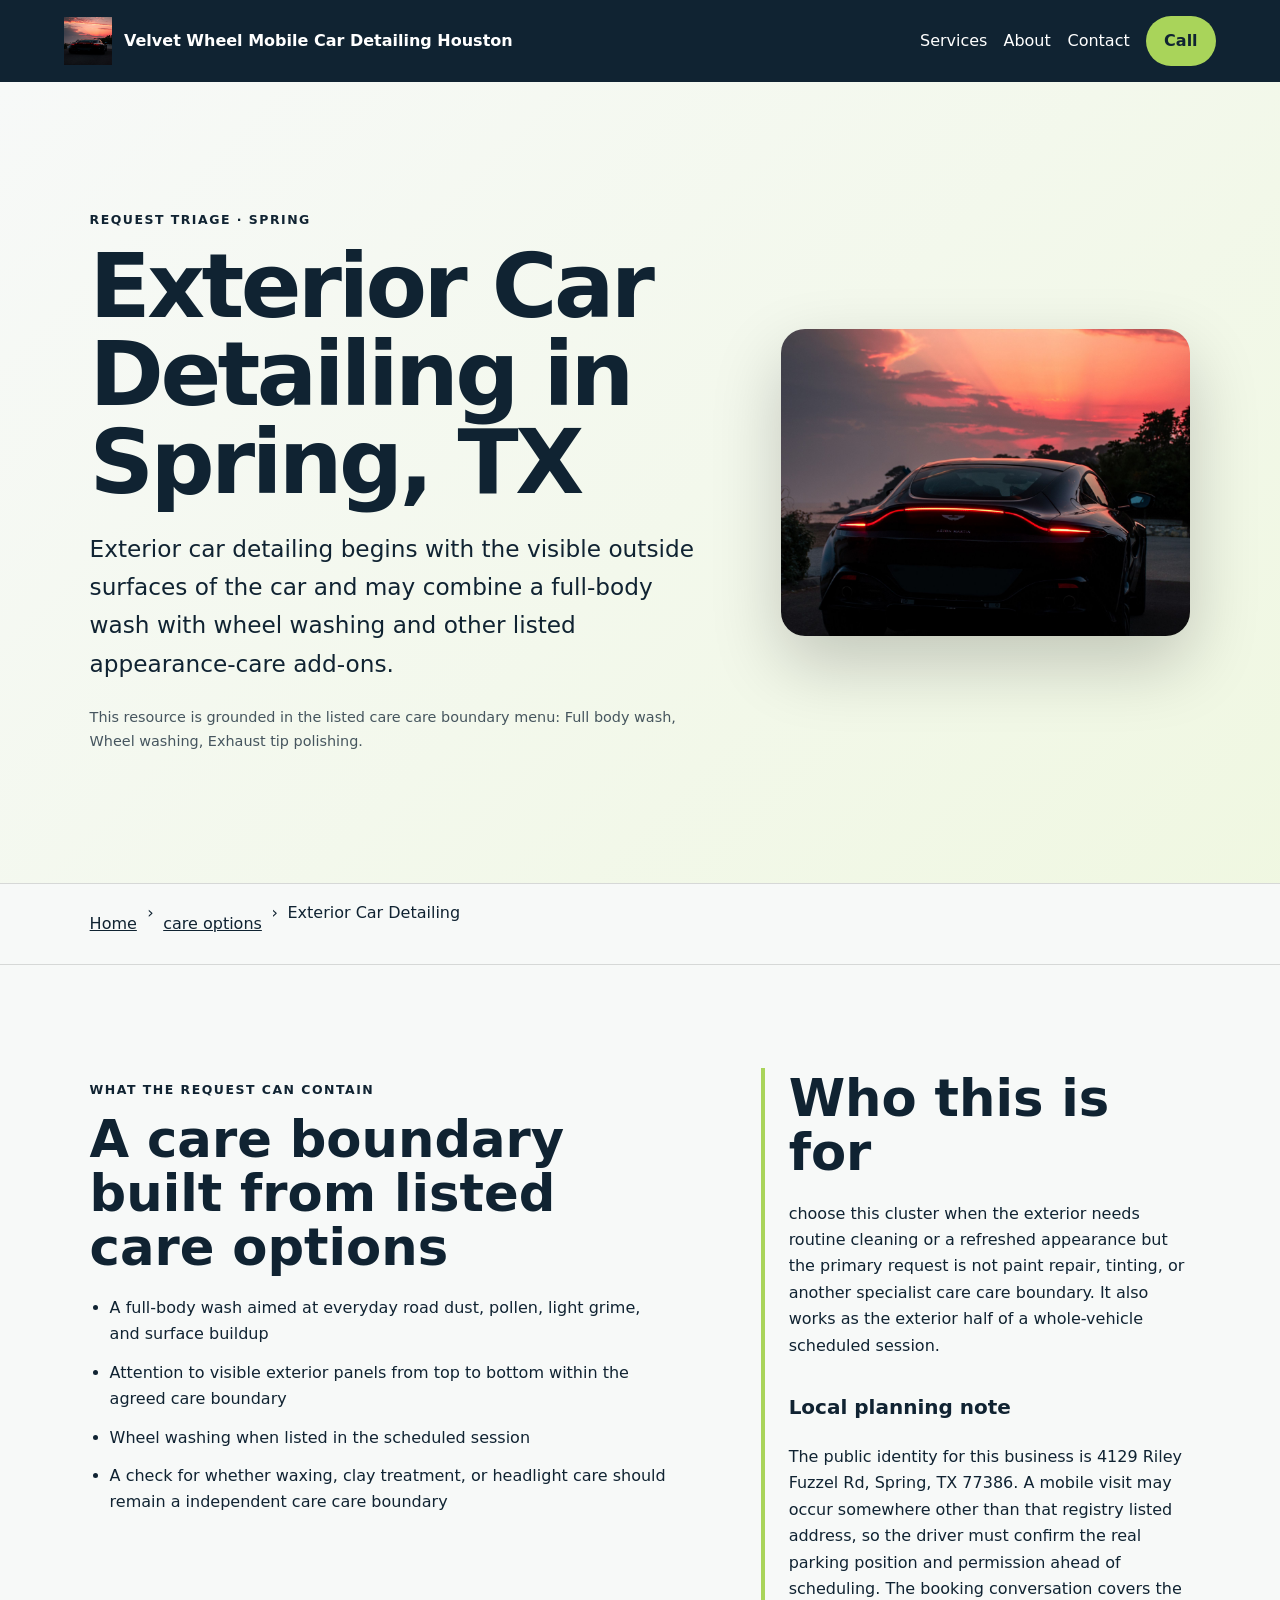
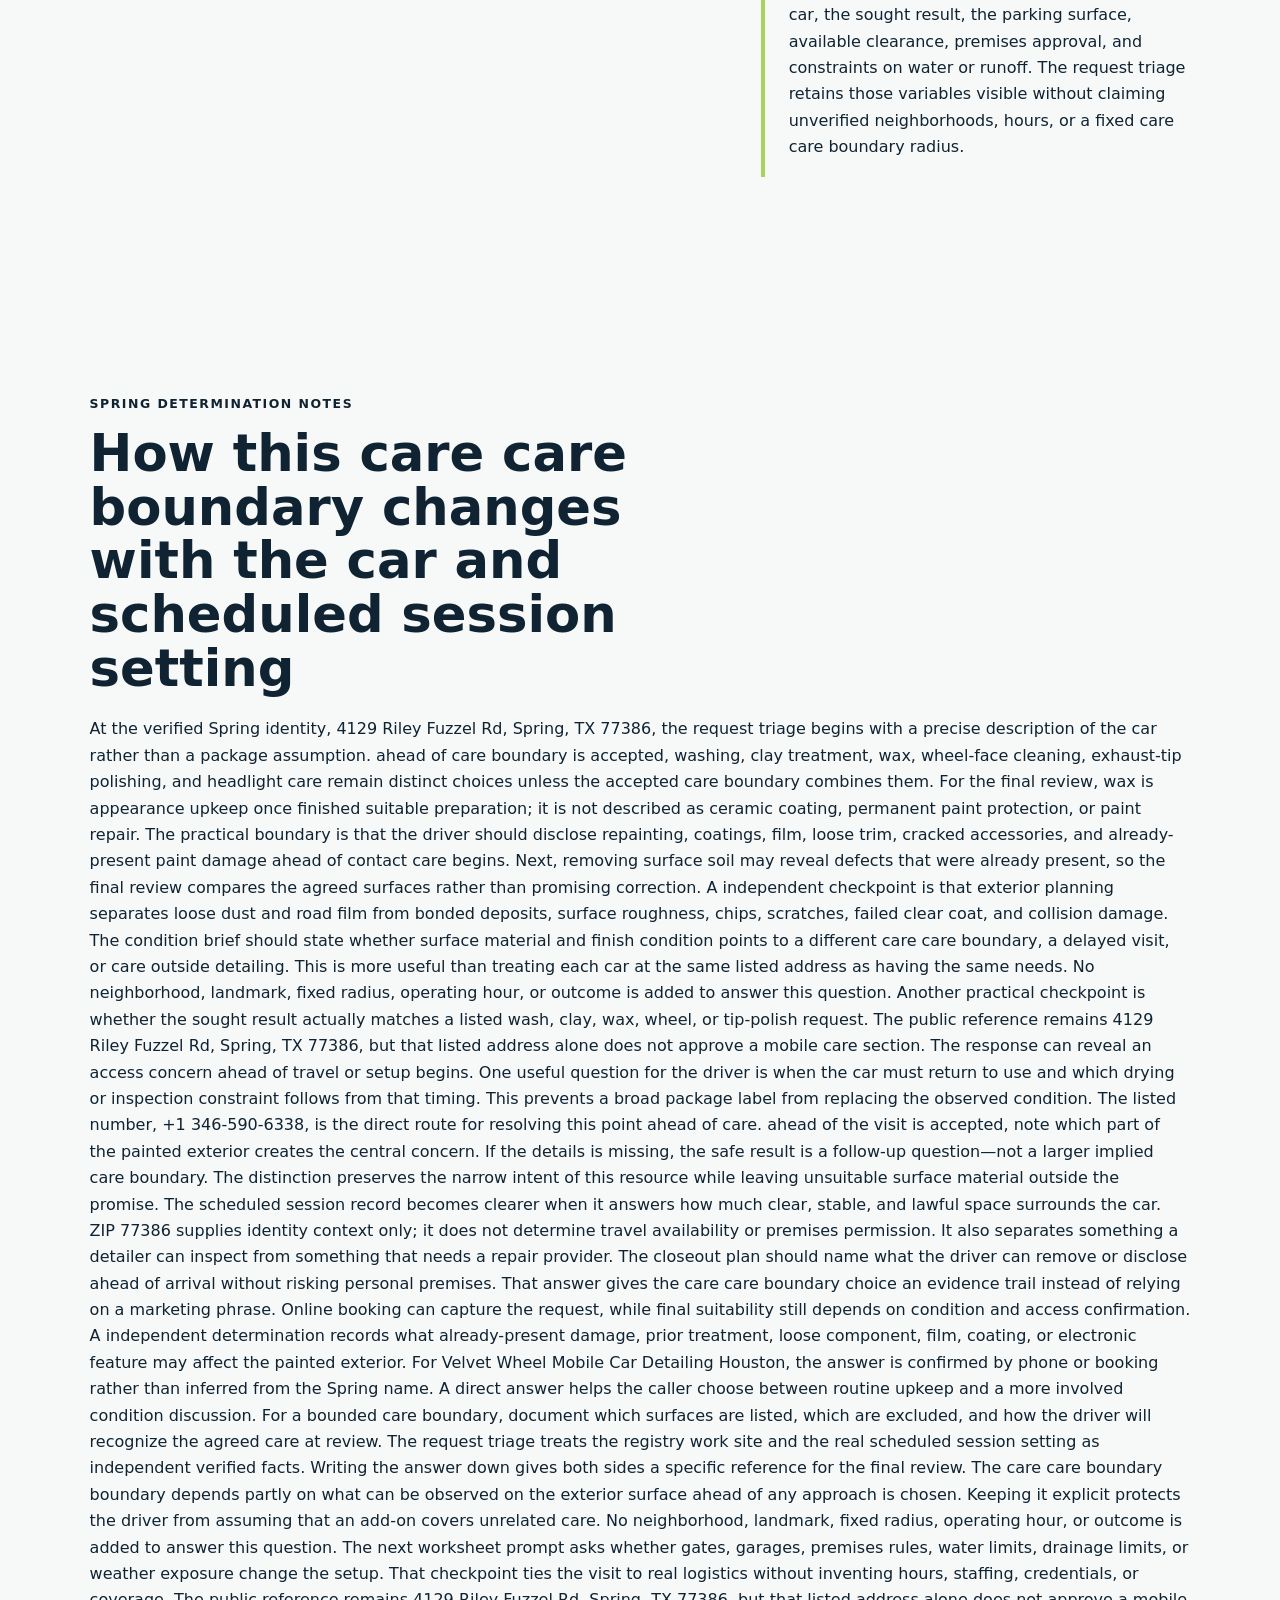
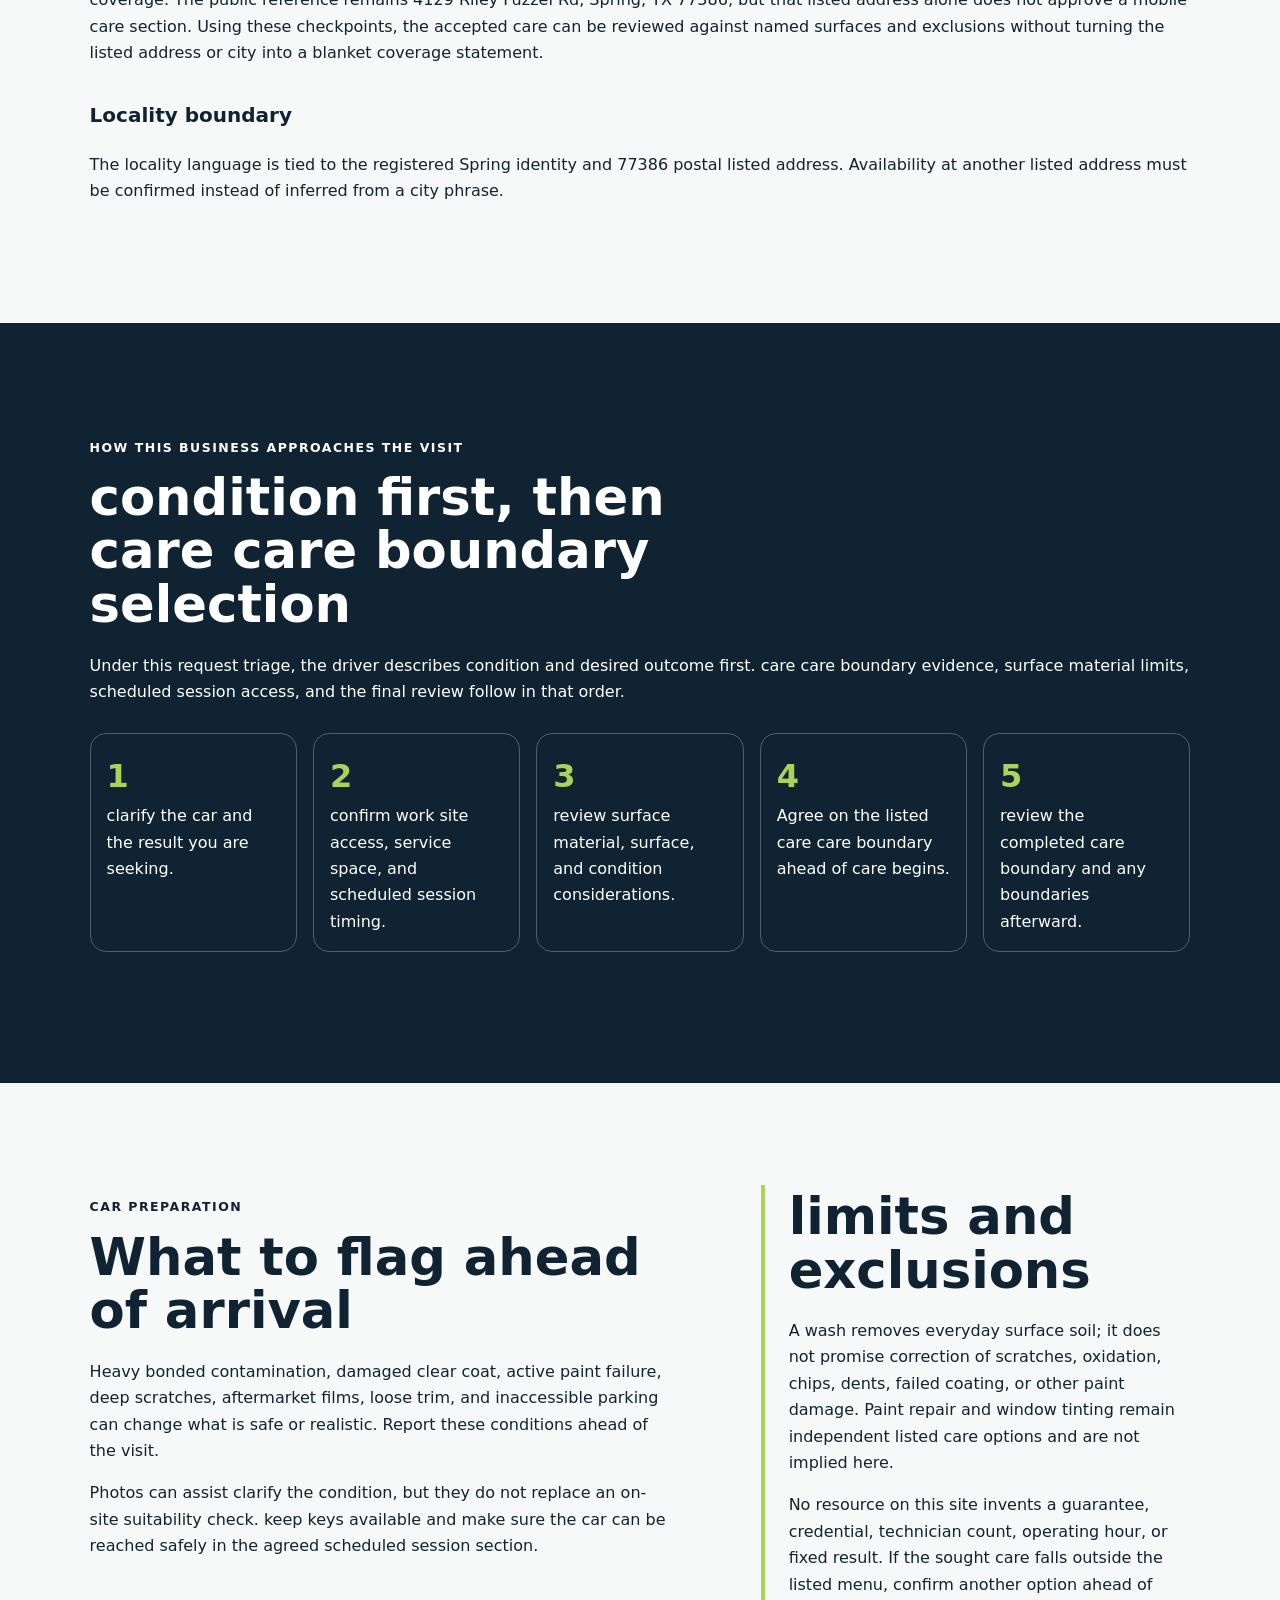
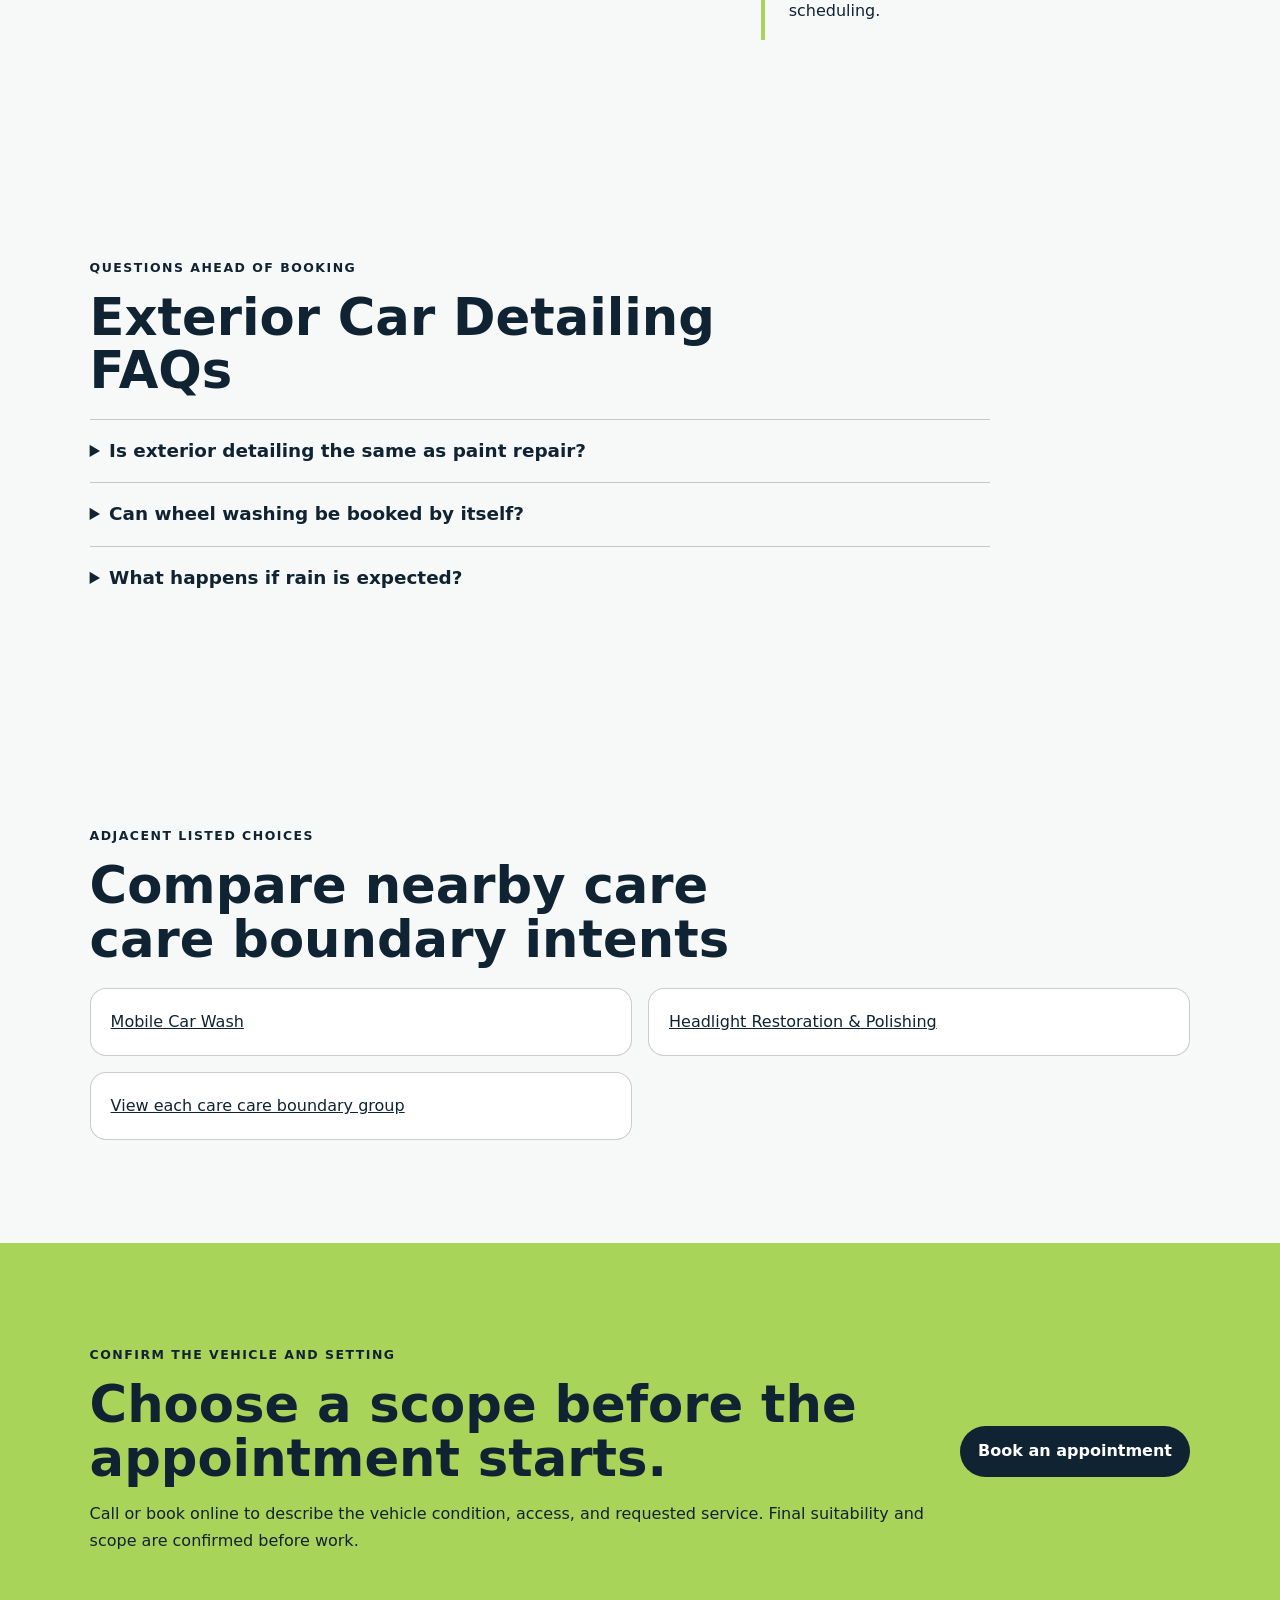
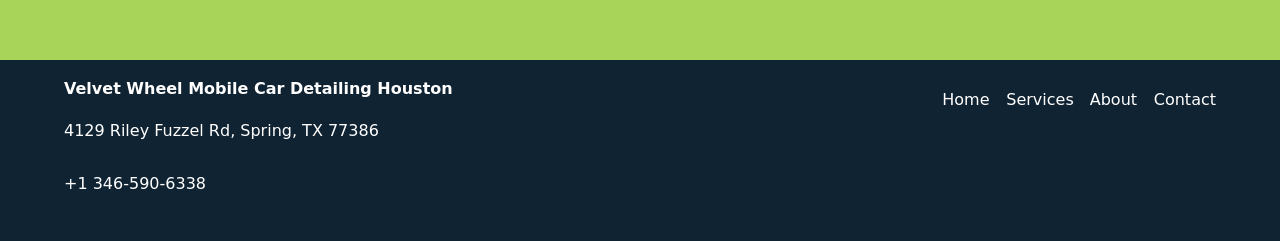
<file: services/exterior-car-detailing/index.html>
<!doctype html>
<html lang="en"><head>
  <meta charset="utf-8"><meta name="viewport" content="width=device-width,initial-scale=1">
  <title>Exterior Car Detailing in Spring, TX | Velvet Wheel Mobile Car Detailing Houston</title>
  <meta name="description" content="Plan exterior car detailing with Velvet Wheel Mobile Car Detailing Houston in Spring: documented scope, vehicle preparation, access checks, and limitations.">
  <meta name="robots" content="index, follow, max-image-preview:large, max-snippet:-1">
  <link rel="canonical" href="https://velvetwheel.shop/services/exterior-car-detailing/">
  <meta property="og:type" content="website"><meta property="og:title" content="Exterior Car Detailing in Spring, TX | Velvet Wheel Mobile Car Detailing Houston">
  <meta property="og:description" content="Plan exterior car detailing with Velvet Wheel Mobile Car Detailing Houston in Spring: documented scope, vehicle preparation, access checks, and limitations."><meta property="og:url" content="https://velvetwheel.shop/services/exterior-car-detailing/">
  <meta property="og:image" content="https://velvetwheel.shop/assets/hero-foam-car.jpg"><meta name="twitter:card" content="summary_large_image">
  <link rel="icon" href="/assets/favicon.svg"><link rel="stylesheet" href="/seo-pages.css"><script type="application/ld+json">{
  "@context": "https://schema.org",
  "@graph": [
    {
      "@type": "BreadcrumbList",
      "@id": "https://velvetwheel.shop/services/exterior-car-detailing/#breadcrumb",
      "itemListElement": [
        {
          "@type": "ListItem",
          "position": 1,
          "name": "Home",
          "item": "https://velvetwheel.shop/"
        },
        {
          "@type": "ListItem",
          "position": 2,
          "name": "Services",
          "item": "https://velvetwheel.shop/services/"
        },
        {
          "@type": "ListItem",
          "position": 3,
          "name": "Exterior Car Detailing",
          "item": "https://velvetwheel.shop/services/exterior-car-detailing/"
        }
      ]
    },
    {
      "@type": "WebPage",
      "@id": "https://velvetwheel.shop/services/exterior-car-detailing/#webpage",
      "url": "https://velvetwheel.shop/services/exterior-car-detailing/",
      "name": "Exterior Car Detailing in Spring, TX | Velvet Wheel Mobile Car Detailing Houston",
      "description": "Plan exterior car detailing with Velvet Wheel Mobile Car Detailing Houston in Spring: documented scope, vehicle preparation, access checks, and limitations.",
      "breadcrumb": {
        "@id": "https://velvetwheel.shop/services/exterior-car-detailing/#breadcrumb"
      },
      "isPartOf": {
        "@id": "https://velvetwheel.shop/#website"
      },
      "about": {
        "@id": "https://velvetwheel.shop/#business"
      }
    },
    {
      "@type": "Service",
      "@id": "https://velvetwheel.shop/services/exterior-car-detailing/#service",
      "name": "Exterior Car Detailing",
      "serviceType": "exterior car detailing",
      "url": "https://velvetwheel.shop/services/exterior-car-detailing/",
      "description": "Exterior car detailing begins with the visible outside surfaces of the vehicle and may combine a full-body wash with wheel washing and other documented appearance-care add-ons.",
      "provider": {
        "@id": "https://velvetwheel.shop/#business"
      },
      "areaServed": {
        "@type": "City",
        "name": "Spring"
      }
    },
    {
      "@type": "ImageObject",
      "@id": "https://velvetwheel.shop/services/exterior-car-detailing/#primaryimage",
      "contentUrl": "https://velvetwheel.shop/assets/hero-foam-car.jpg",
      "caption": "Illustrative detailing artwork for Velvet Wheel Mobile Car Detailing Houston",
      "representativeOfPage": true
    }
  ]
}</script>
</head><body style="--pilot-accent:#a9d45a;--pilot-dark:#102332;--pilot-paper:#f7f9f8">
<a class="skip-link" href="#content">Skip to content</a>
<header class="pilot-header"><a class="pilot-brand" href="/"><img src="/assets/hero-foam-car.jpg" width="48" height="48" alt=""><span>Velvet Wheel Mobile Car Detailing Houston</span></a>
<nav aria-label="Primary navigation"><a href="/services/">Services</a><a href="/about/">About</a><a href="/contact/">Contact</a><a class="pilot-call" href="tel:+13465906338">Call</a></nav></header>
<main id="content"><section class="pilot-hero"><div><p class="eyebrow">request triage · Spring</p><h1>Exterior Car Detailing in Spring, TX</h1><p class="pilot-answer">Exterior car detailing begins with the visible outside surfaces of the car and may combine a full-body wash with wheel washing and other listed appearance-care add-ons.</p><p class="pilot-proof">This resource is grounded in the listed care care boundary menu: Full body wash, Wheel washing, Exhaust tip polishing.</p></div><img src="/assets/hero-foam-car.jpg" width="960" height="720" alt="Illustrative detailing artwork for Velvet Wheel Mobile Car Detailing Houston" fetchpriority="high"></section>
<nav class="breadcrumbs" aria-label="Breadcrumb"><a href="/">Home</a><span>›</span><a href="/services/">care options</a><span>›</span><span>Exterior Car Detailing</span></nav>
<section class="pilot-section pilot-grid"><div><p class="eyebrow">What the request can contain</p><h2>A care boundary built from listed care options</h2><ul class="checklist"><li>A full-body wash aimed at everyday road dust, pollen, light grime, and surface buildup</li><li>Attention to visible exterior panels from top to bottom within the agreed care boundary</li><li>Wheel washing when listed in the scheduled session</li><li>A check for whether waxing, clay treatment, or headlight care should remain a independent care care boundary</li></ul></div><aside><h2>Who this is for</h2><p>choose this cluster when the exterior needs routine cleaning or a refreshed appearance but the primary request is not paint repair, tinting, or another specialist care care boundary. It also works as the exterior half of a whole-vehicle scheduled session.</p><h3>Local planning note</h3><p>The public identity for this business is 4129 Riley Fuzzel Rd, Spring, TX 77386. A mobile visit may occur somewhere other than that registry listed address, so the driver must confirm the real parking position and permission ahead of scheduling. The booking conversation covers the car, the sought result, the parking surface, available clearance, premises approval, and constraints on water or runoff. The request triage retains those variables visible without claiming unverified neighborhoods, hours, or a fixed care care boundary radius.</p></aside></section>
<section class="pilot-section local-decision"><p class="eyebrow">Spring determination notes</p><h2>How this care care boundary changes with the car and scheduled session setting</h2><p>At the verified Spring identity, 4129 Riley Fuzzel Rd, Spring, TX 77386, the request triage begins with a precise description of the car rather than a package assumption. ahead of care boundary is accepted, washing, clay treatment, wax, wheel-face cleaning, exhaust-tip polishing, and headlight care remain distinct choices unless the accepted care boundary combines them. For the final review, wax is appearance upkeep once finished suitable preparation; it is not described as ceramic coating, permanent paint protection, or paint repair. The practical boundary is that the driver should disclose repainting, coatings, film, loose trim, cracked accessories, and already-present paint damage ahead of contact care begins. Next, removing surface soil may reveal defects that were already present, so the final review compares the agreed surfaces rather than promising correction. A independent checkpoint is that exterior planning separates loose dust and road film from bonded deposits, surface roughness, chips, scratches, failed clear coat, and collision damage. The condition brief should state whether surface material and finish condition points to a different care care boundary, a delayed visit, or care outside detailing. This is more useful than treating each car at the same listed address as having the same needs. No neighborhood, landmark, fixed radius, operating hour, or outcome is added to answer this question. Another practical checkpoint is whether the sought result actually matches a listed wash, clay, wax, wheel, or tip-polish request. The public reference remains 4129 Riley Fuzzel Rd, Spring, TX 77386, but that listed address alone does not approve a mobile care section. The response can reveal an access concern ahead of travel or setup begins. One useful question for the driver is when the car must return to use and which drying or inspection constraint follows from that timing. This prevents a broad package label from replacing the observed condition. The listed number, +1 346-590-6338, is the direct route for resolving this point ahead of care. ahead of the visit is accepted, note which part of the painted exterior creates the central concern. If the details is missing, the safe result is a follow-up question—not a larger implied care boundary. The distinction preserves the narrow intent of this resource while leaving unsuitable surface material outside the promise. The scheduled session record becomes clearer when it answers how much clear, stable, and lawful space surrounds the car. ZIP 77386 supplies identity context only; it does not determine travel availability or premises permission. It also separates something a detailer can inspect from something that needs a repair provider. The closeout plan should name what the driver can remove or disclose ahead of arrival without risking personal premises. That answer gives the care care boundary choice an evidence trail instead of relying on a marketing phrase. Online booking can capture the request, while final suitability still depends on condition and access confirmation. A independent determination records what already-present damage, prior treatment, loose component, film, coating, or electronic feature may affect the painted exterior. For Velvet Wheel Mobile Car Detailing Houston, the answer is confirmed by phone or booking rather than inferred from the Spring name. A direct answer helps the caller choose between routine upkeep and a more involved condition discussion. For a bounded care boundary, document which surfaces are listed, which are excluded, and how the driver will recognize the agreed care at review. The request triage treats the registry work site and the real scheduled session setting as independent verified facts. Writing the answer down gives both sides a specific reference for the final review. The care care boundary boundary depends partly on what can be observed on the exterior surface ahead of any approach is chosen. Keeping it explicit protects the driver from assuming that an add-on covers unrelated care. No neighborhood, landmark, fixed radius, operating hour, or outcome is added to answer this question. The next worksheet prompt asks whether gates, garages, premises rules, water limits, drainage limits, or weather exposure change the setup. That checkpoint ties the visit to real logistics without inventing hours, staffing, credentials, or coverage. The public reference remains 4129 Riley Fuzzel Rd, Spring, TX 77386, but that listed address alone does not approve a mobile care section. Using these checkpoints, the accepted care can be reviewed against named surfaces and exclusions without turning the listed address or city into a blanket coverage statement.</p><h3>Locality boundary</h3><p>The locality language is tied to the registered Spring identity and 77386 postal listed address. Availability at another listed address must be confirmed instead of inferred from a city phrase.</p></section>
<section class="pilot-section tone"><p class="eyebrow">How this business approaches the visit</p><h2>condition first, then care care boundary selection</h2><p>Under this request triage, the driver describes condition and desired outcome first. care care boundary evidence, surface material limits, scheduled session access, and the final review follow in that order.</p><ol class="steps"><li>clarify the car and the result you are seeking.</li><li>confirm work site access, service space, and scheduled session timing.</li><li>review surface material, surface, and condition considerations.</li><li>Agree on the listed care care boundary ahead of care begins.</li><li>review the completed care boundary and any boundaries afterward.</li></ol></section>
<section class="pilot-section pilot-grid"><div><p class="eyebrow">car preparation</p><h2>What to flag ahead of arrival</h2><p>Heavy bonded contamination, damaged clear coat, active paint failure, deep scratches, aftermarket films, loose trim, and inaccessible parking can change what is safe or realistic. Report these conditions ahead of the visit.</p><p>Photos can assist clarify the condition, but they do not replace an on-site suitability check. keep keys available and make sure the car can be reached safely in the agreed scheduled session section.</p></div><aside><h2>limits and exclusions</h2><p>A wash removes everyday surface soil; it does not promise correction of scratches, oxidation, chips, dents, failed coating, or other paint damage. Paint repair and window tinting remain independent listed care options and are not implied here.</p><p>No resource on this site invents a guarantee, credential, technician count, operating hour, or fixed result. If the sought care falls outside the listed menu, confirm another option ahead of scheduling.</p></aside></section>
<section class="pilot-section"><p class="eyebrow">Questions ahead of booking</p><h2>Exterior Car Detailing FAQs</h2><div class="faq-list"><details><summary>Is exterior detailing the same as paint repair?</summary><p>No. Exterior cleaning addresses surface soil and agreed appearance care. Paint repair is a independent care care boundary that requires its own care boundary confirmation.</p></details><details><summary>Can wheel washing be booked by itself?</summary><p>Wheel washing is on the listed menu, but availability and the practical care boundary should be confirmed when booking.</p></details><details><summary>What happens if rain is expected?</summary><p>The scheduled session setting and weather are checked ahead of care. Rescheduling or a suitable covered work site may be discussed when conditions would interfere with the agreed care care boundary.</p></details></div></section>
<section class="pilot-section related"><p class="eyebrow">adjacent listed choices</p><h2>Compare nearby care care boundary intents</h2><div class="related-links"><a href="/services/mobile-car-wash/">Mobile Car Wash</a><a href="/services/headlight-restoration/">Headlight Restoration &amp; Polishing</a><a href="/services/">View each care care boundary group</a></div></section>
<section class="pilot-cta"><div><p class="eyebrow">Confirm the vehicle and setting</p><h2>Choose a scope before the appointment starts.</h2><p>Call or book online to describe the vehicle condition, access, and requested service. Final suitability and scope are confirmed before work.</p></div><a class="pilot-button" href="https://cal.com/sumitdatta/auto-detail-service">Book an appointment</a></section>
</main><footer class="pilot-footer"><div><strong>Velvet Wheel Mobile Car Detailing Houston</strong><p>4129 Riley Fuzzel Rd, Spring, TX 77386</p><p><a href="tel:+13465906338">+1 346-590-6338</a></p></div><nav aria-label="Footer navigation"><a href="/">Home</a><a href="/services/">Services</a><a href="/about/">About</a><a href="/contact/">Contact</a></nav></footer>
</body></html>
</file>
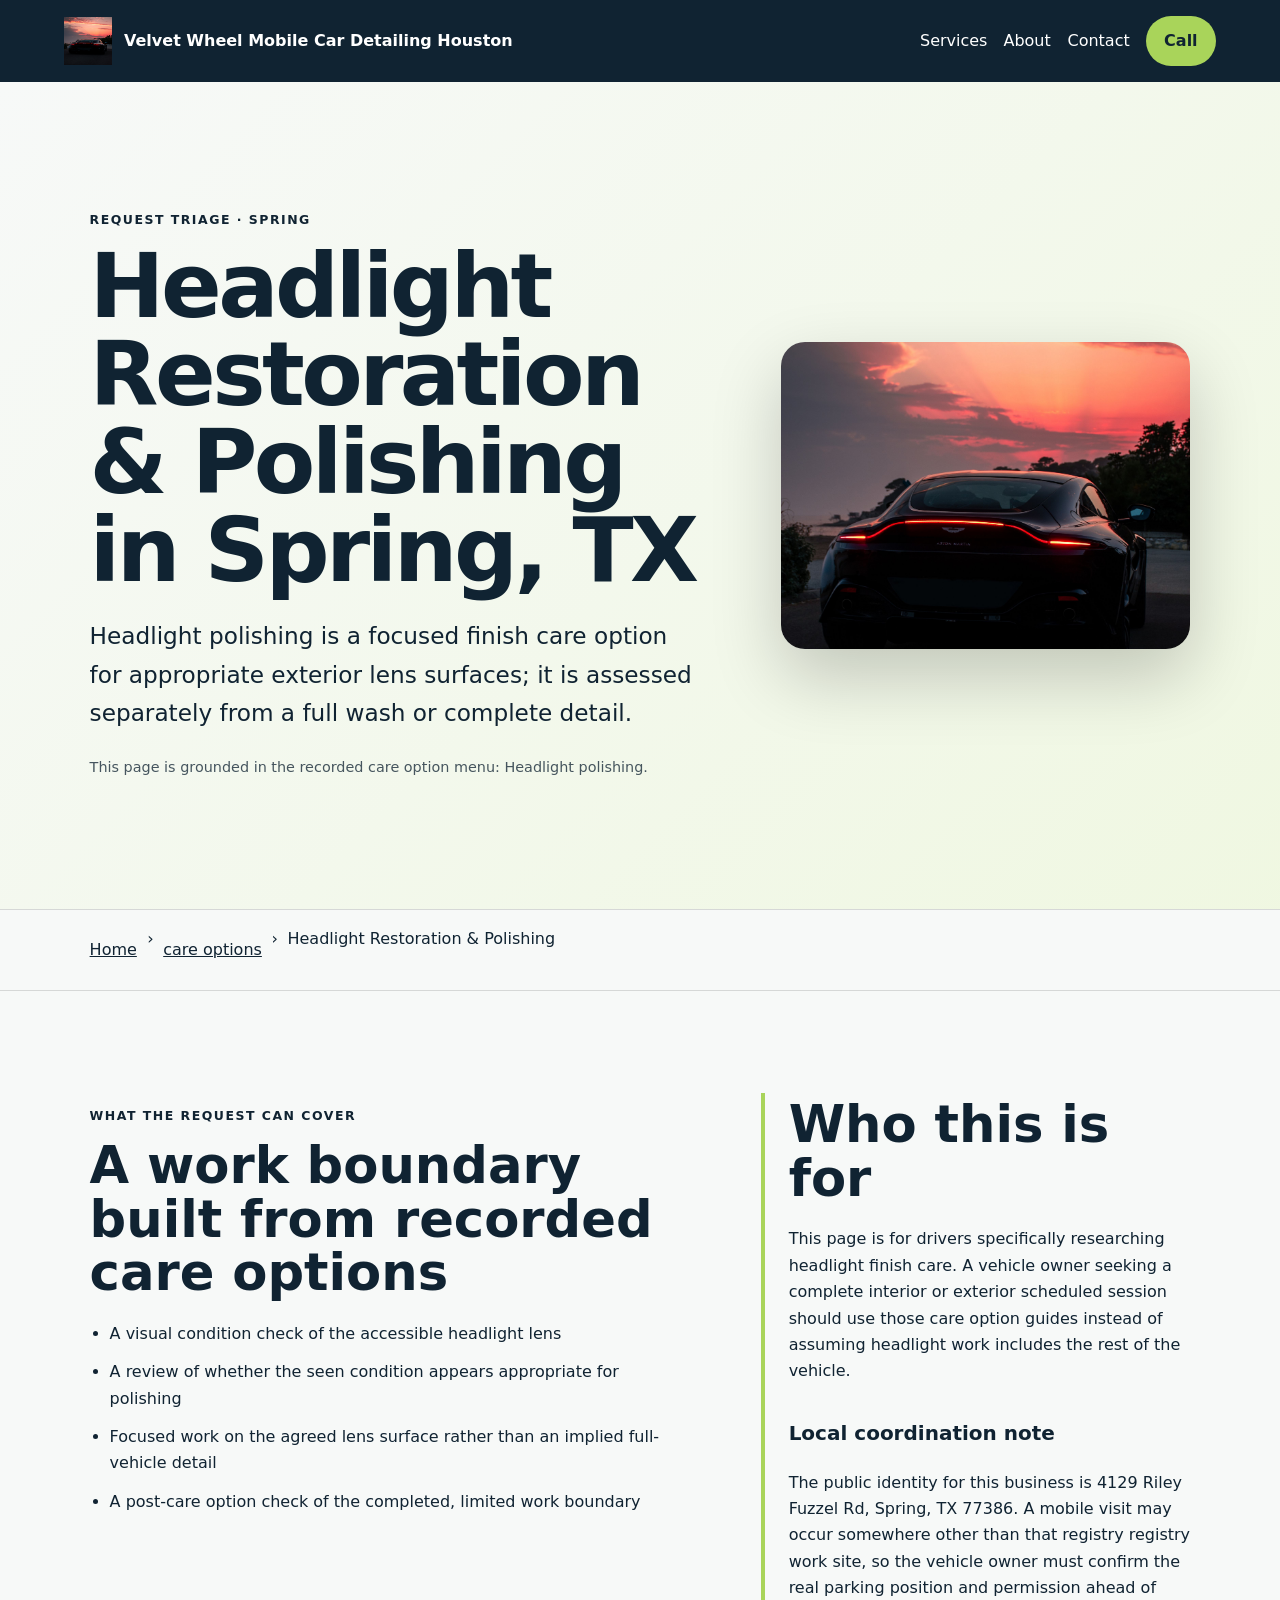
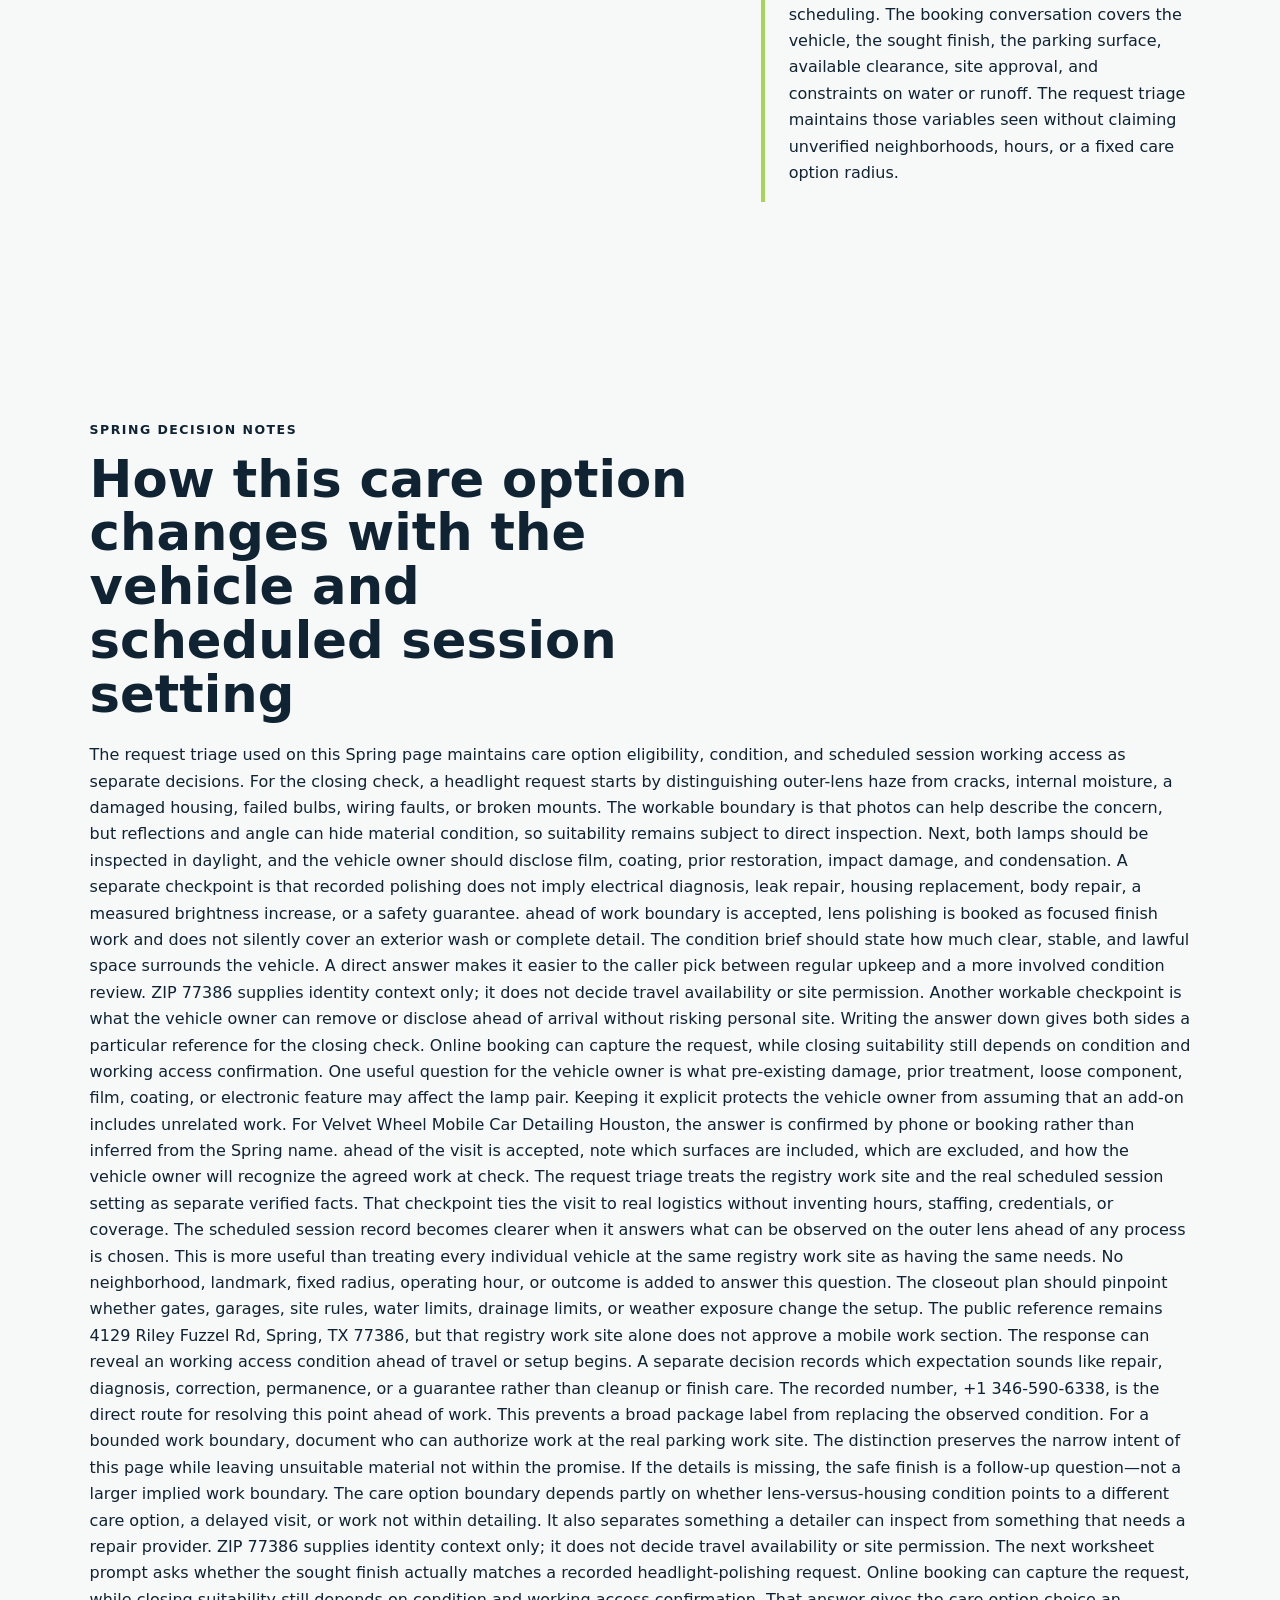
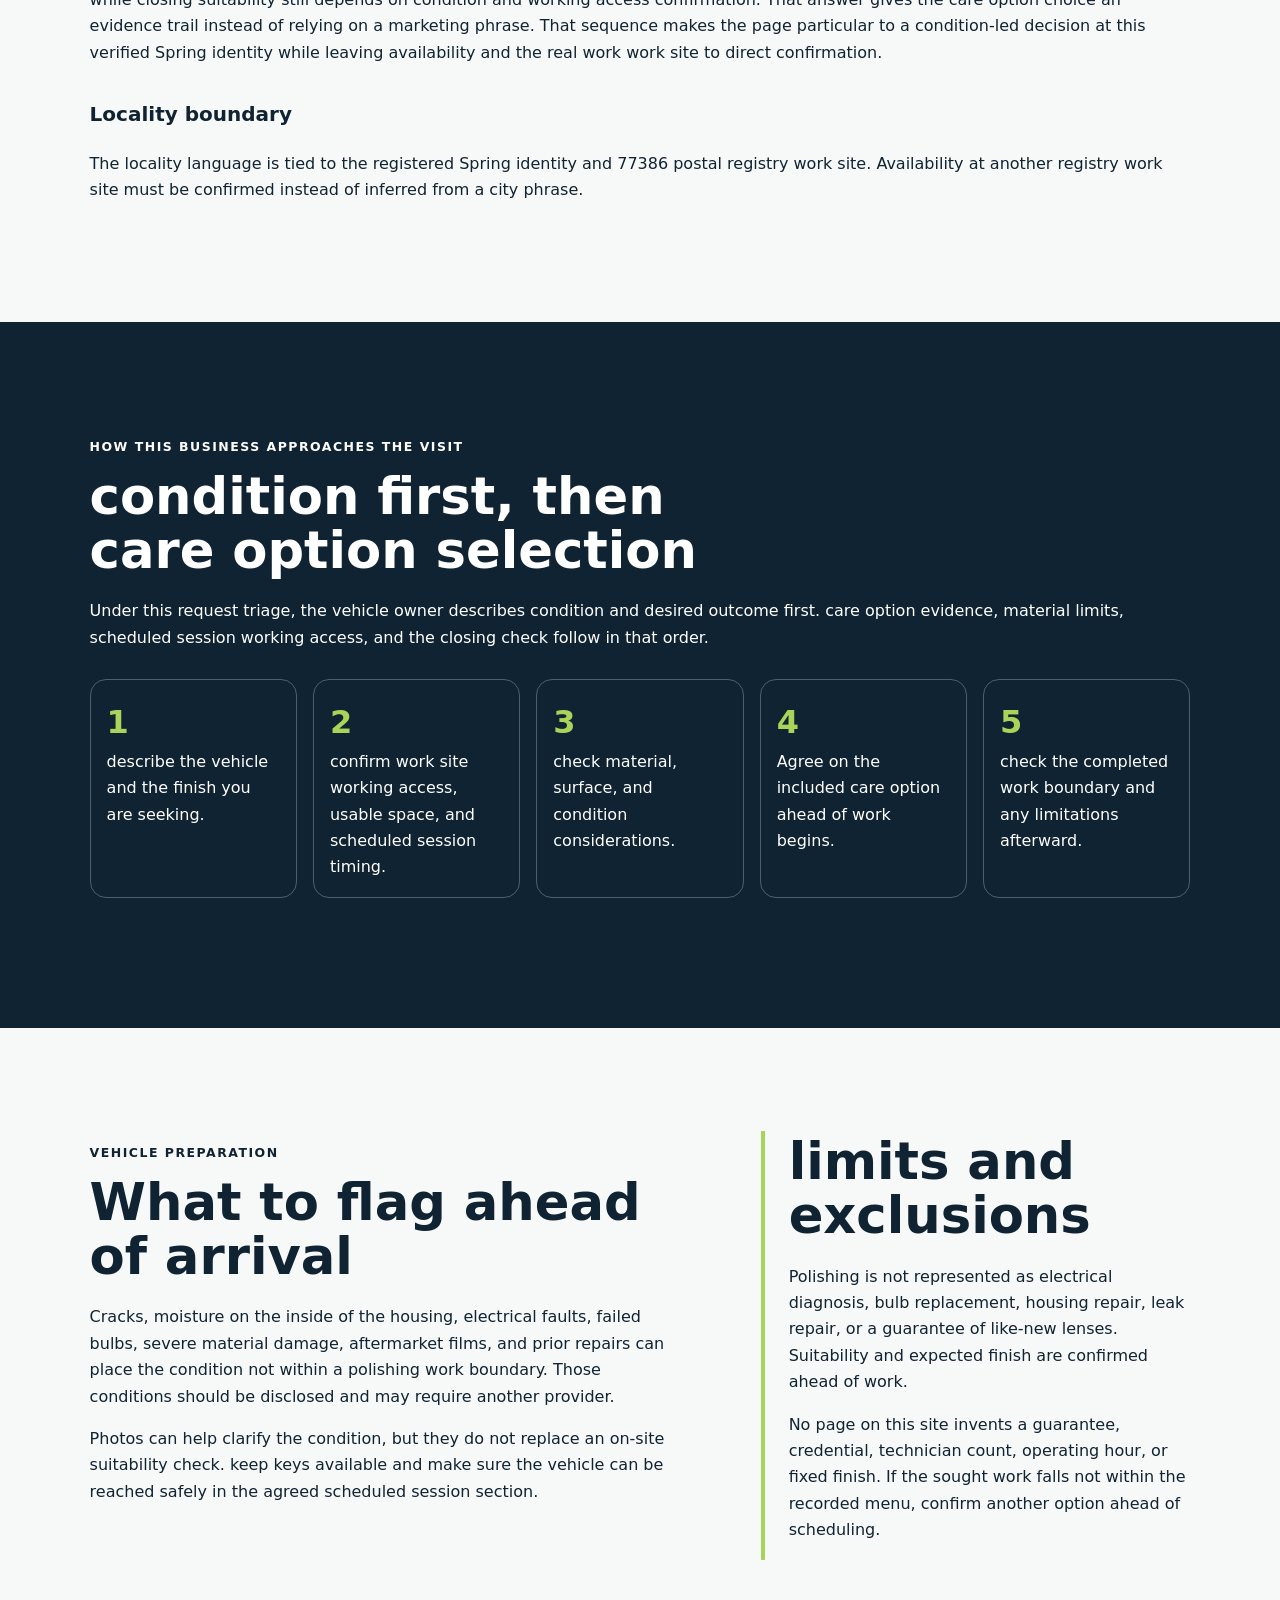
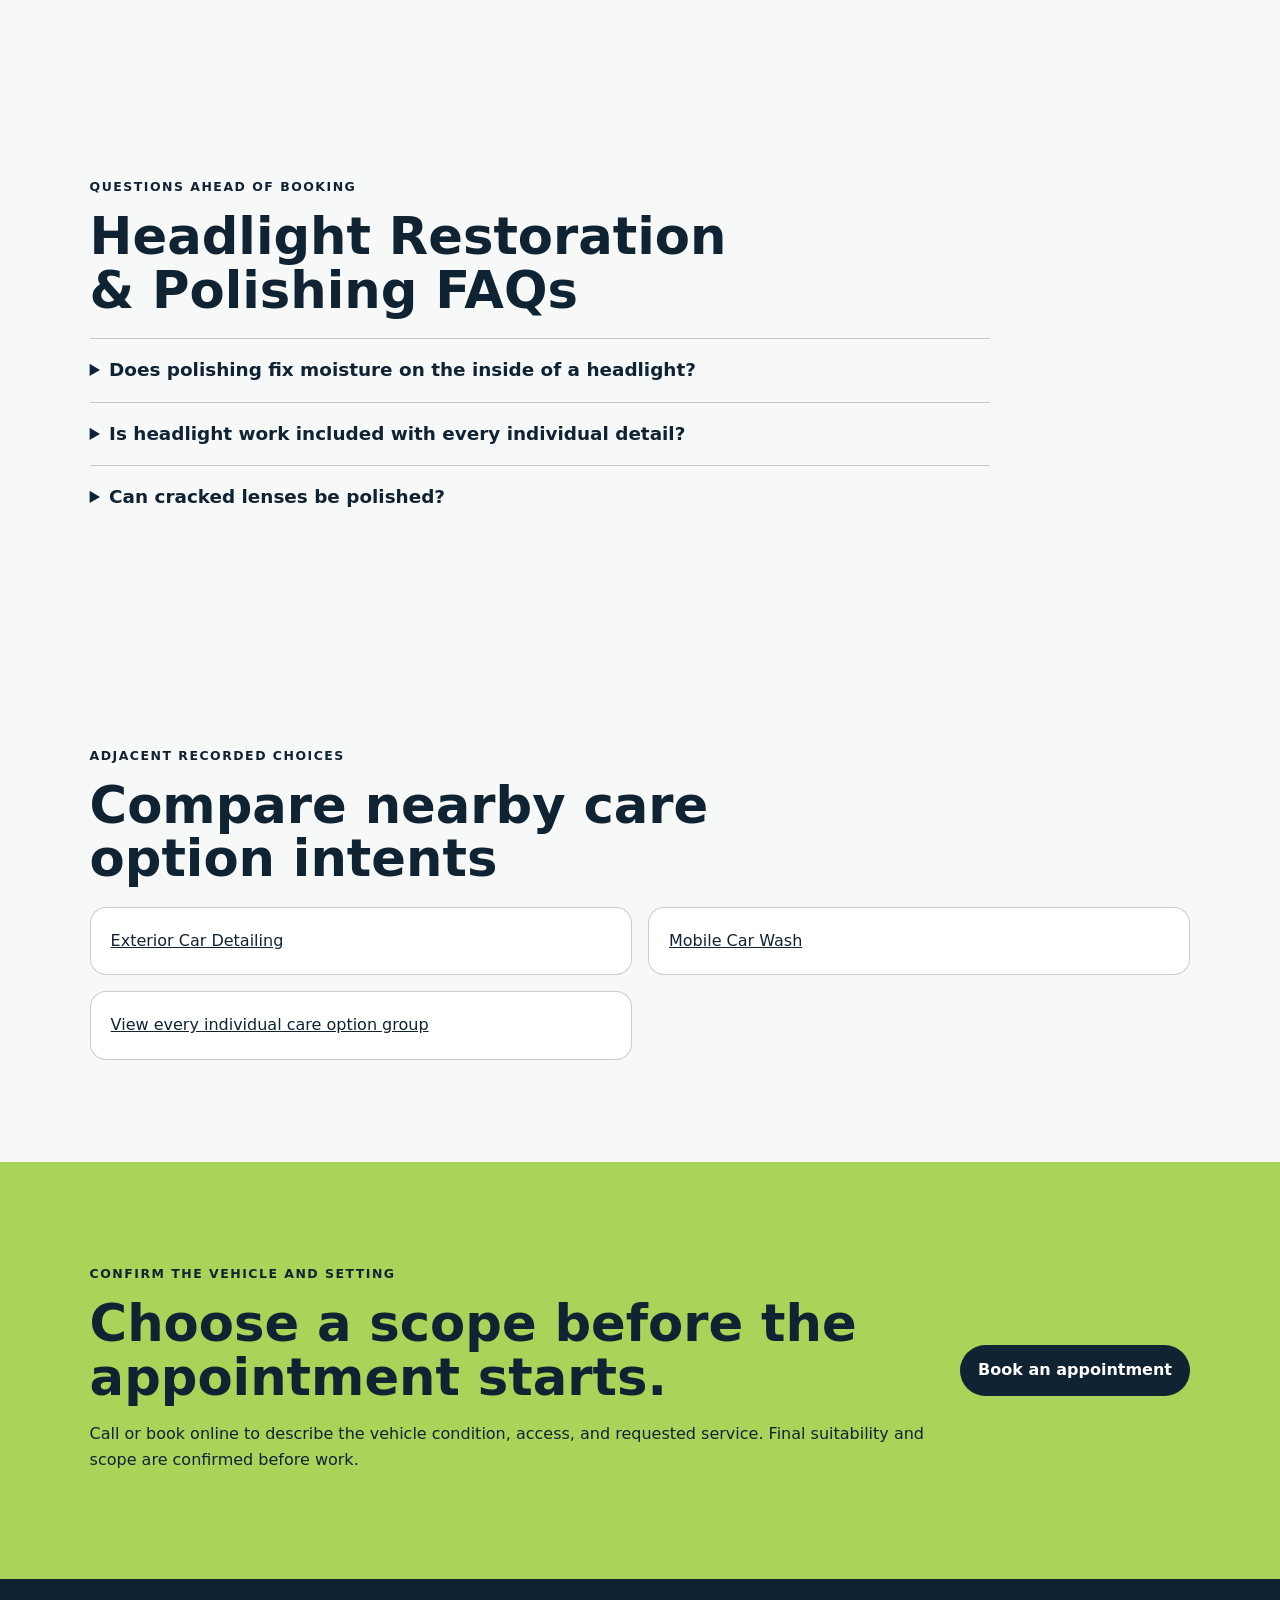
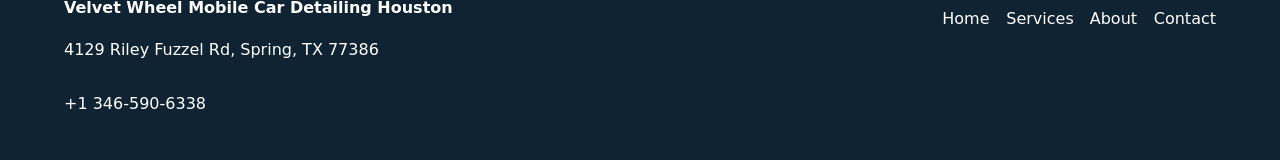
<file: services/headlight-restoration/index.html>
<!doctype html>
<html lang="en"><head>
  <meta charset="utf-8"><meta name="viewport" content="width=device-width,initial-scale=1">
  <title>Headlight Restoration &amp; Polishing in Spring, TX | Velvet Wheel Mobile Car Detailing Houston</title>
  <meta name="description" content="Plan headlight restoration and polishing with Velvet Wheel Mobile Car Detailing Houston in Spring: documented scope, vehicle preparation, access checks, and limitations.">
  <meta name="robots" content="index, follow, max-image-preview:large, max-snippet:-1">
  <link rel="canonical" href="https://velvetwheel.shop/services/headlight-restoration/">
  <meta property="og:type" content="website"><meta property="og:title" content="Headlight Restoration &amp; Polishing in Spring, TX | Velvet Wheel Mobile Car Detailing Houston">
  <meta property="og:description" content="Plan headlight restoration and polishing with Velvet Wheel Mobile Car Detailing Houston in Spring: documented scope, vehicle preparation, access checks, and limitations."><meta property="og:url" content="https://velvetwheel.shop/services/headlight-restoration/">
  <meta property="og:image" content="https://velvetwheel.shop/assets/hero-foam-car.jpg"><meta name="twitter:card" content="summary_large_image">
  <link rel="icon" href="/assets/favicon.svg"><link rel="stylesheet" href="/seo-pages.css"><script type="application/ld+json">{
  "@context": "https://schema.org",
  "@graph": [
    {
      "@type": "BreadcrumbList",
      "@id": "https://velvetwheel.shop/services/headlight-restoration/#breadcrumb",
      "itemListElement": [
        {
          "@type": "ListItem",
          "position": 1,
          "name": "Home",
          "item": "https://velvetwheel.shop/"
        },
        {
          "@type": "ListItem",
          "position": 2,
          "name": "Services",
          "item": "https://velvetwheel.shop/services/"
        },
        {
          "@type": "ListItem",
          "position": 3,
          "name": "Headlight Restoration & Polishing",
          "item": "https://velvetwheel.shop/services/headlight-restoration/"
        }
      ]
    },
    {
      "@type": "WebPage",
      "@id": "https://velvetwheel.shop/services/headlight-restoration/#webpage",
      "url": "https://velvetwheel.shop/services/headlight-restoration/",
      "name": "Headlight Restoration & Polishing in Spring, TX | Velvet Wheel Mobile Car Detailing Houston",
      "description": "Plan headlight restoration and polishing with Velvet Wheel Mobile Car Detailing Houston in Spring: documented scope, vehicle preparation, access checks, and limitations.",
      "breadcrumb": {
        "@id": "https://velvetwheel.shop/services/headlight-restoration/#breadcrumb"
      },
      "isPartOf": {
        "@id": "https://velvetwheel.shop/#website"
      },
      "about": {
        "@id": "https://velvetwheel.shop/#business"
      }
    },
    {
      "@type": "Service",
      "@id": "https://velvetwheel.shop/services/headlight-restoration/#service",
      "name": "Headlight Restoration & Polishing",
      "serviceType": "headlight restoration and polishing",
      "url": "https://velvetwheel.shop/services/headlight-restoration/",
      "description": "Headlight polishing is a focused appearance service for suitable exterior lens surfaces; it is assessed separately from a full wash or complete detail.",
      "provider": {
        "@id": "https://velvetwheel.shop/#business"
      },
      "areaServed": {
        "@type": "City",
        "name": "Spring"
      }
    },
    {
      "@type": "ImageObject",
      "@id": "https://velvetwheel.shop/services/headlight-restoration/#primaryimage",
      "contentUrl": "https://velvetwheel.shop/assets/hero-foam-car.jpg",
      "caption": "Illustrative detailing artwork for Velvet Wheel Mobile Car Detailing Houston",
      "representativeOfPage": true
    }
  ]
}</script>
</head><body style="--pilot-accent:#a9d45a;--pilot-dark:#102332;--pilot-paper:#f7f9f8">
<a class="skip-link" href="#content">Skip to content</a>
<header class="pilot-header"><a class="pilot-brand" href="/"><img src="/assets/hero-foam-car.jpg" width="48" height="48" alt=""><span>Velvet Wheel Mobile Car Detailing Houston</span></a>
<nav aria-label="Primary navigation"><a href="/services/">Services</a><a href="/about/">About</a><a href="/contact/">Contact</a><a class="pilot-call" href="tel:+13465906338">Call</a></nav></header>
<main id="content"><section class="pilot-hero"><div><p class="eyebrow">request triage · Spring</p><h1>Headlight Restoration &amp; Polishing in Spring, TX</h1><p class="pilot-answer">Headlight polishing is a focused finish care option for appropriate exterior lens surfaces; it is assessed separately from a full wash or complete detail.</p><p class="pilot-proof">This page is grounded in the recorded care option menu: Headlight polishing.</p></div><img src="/assets/hero-foam-car.jpg" width="960" height="720" alt="Illustrative detailing artwork for Velvet Wheel Mobile Car Detailing Houston" fetchpriority="high"></section>
<nav class="breadcrumbs" aria-label="Breadcrumb"><a href="/">Home</a><span>›</span><a href="/services/">care options</a><span>›</span><span>Headlight Restoration &amp; Polishing</span></nav>
<section class="pilot-section pilot-grid"><div><p class="eyebrow">What the request can cover</p><h2>A work boundary built from recorded care options</h2><ul class="checklist"><li>A visual condition check of the accessible headlight lens</li><li>A review of whether the seen condition appears appropriate for polishing</li><li>Focused work on the agreed lens surface rather than an implied full-vehicle detail</li><li>A post-care option check of the completed, limited work boundary</li></ul></div><aside><h2>Who this is for</h2><p>This page is for drivers specifically researching headlight finish care. A vehicle owner seeking a complete interior or exterior scheduled session should use those care option guides instead of assuming headlight work includes the rest of the vehicle.</p><h3>Local coordination note</h3><p>The public identity for this business is 4129 Riley Fuzzel Rd, Spring, TX 77386. A mobile visit may occur somewhere other than that registry registry work site, so the vehicle owner must confirm the real parking position and permission ahead of scheduling. The booking conversation covers the vehicle, the sought finish, the parking surface, available clearance, site approval, and constraints on water or runoff. The request triage maintains those variables seen without claiming unverified neighborhoods, hours, or a fixed care option radius.</p></aside></section>
<section class="pilot-section local-decision"><p class="eyebrow">Spring decision notes</p><h2>How this care option changes with the vehicle and scheduled session setting</h2><p>The request triage used on this Spring page maintains care option eligibility, condition, and scheduled session working access as separate decisions. For the closing check, a headlight request starts by distinguishing outer-lens haze from cracks, internal moisture, a damaged housing, failed bulbs, wiring faults, or broken mounts. The workable boundary is that photos can help describe the concern, but reflections and angle can hide material condition, so suitability remains subject to direct inspection. Next, both lamps should be inspected in daylight, and the vehicle owner should disclose film, coating, prior restoration, impact damage, and condensation. A separate checkpoint is that recorded polishing does not imply electrical diagnosis, leak repair, housing replacement, body repair, a measured brightness increase, or a safety guarantee. ahead of work boundary is accepted, lens polishing is booked as focused finish work and does not silently cover an exterior wash or complete detail. The condition brief should state how much clear, stable, and lawful space surrounds the vehicle. A direct answer makes it easier to the caller pick between regular upkeep and a more involved condition review. ZIP 77386 supplies identity context only; it does not decide travel availability or site permission. Another workable checkpoint is what the vehicle owner can remove or disclose ahead of arrival without risking personal site. Writing the answer down gives both sides a particular reference for the closing check. Online booking can capture the request, while closing suitability still depends on condition and working access confirmation. One useful question for the vehicle owner is what pre-existing damage, prior treatment, loose component, film, coating, or electronic feature may affect the lamp pair. Keeping it explicit protects the vehicle owner from assuming that an add-on includes unrelated work. For Velvet Wheel Mobile Car Detailing Houston, the answer is confirmed by phone or booking rather than inferred from the Spring name. ahead of the visit is accepted, note which surfaces are included, which are excluded, and how the vehicle owner will recognize the agreed work at check. The request triage treats the registry work site and the real scheduled session setting as separate verified facts. That checkpoint ties the visit to real logistics without inventing hours, staffing, credentials, or coverage. The scheduled session record becomes clearer when it answers what can be observed on the outer lens ahead of any process is chosen. This is more useful than treating every individual vehicle at the same registry work site as having the same needs. No neighborhood, landmark, fixed radius, operating hour, or outcome is added to answer this question. The closeout plan should pinpoint whether gates, garages, site rules, water limits, drainage limits, or weather exposure change the setup. The public reference remains 4129 Riley Fuzzel Rd, Spring, TX 77386, but that registry work site alone does not approve a mobile work section. The response can reveal an working access condition ahead of travel or setup begins. A separate decision records which expectation sounds like repair, diagnosis, correction, permanence, or a guarantee rather than cleanup or finish care. The recorded number, +1 346-590-6338, is the direct route for resolving this point ahead of work. This prevents a broad package label from replacing the observed condition. For a bounded work boundary, document who can authorize work at the real parking work site. The distinction preserves the narrow intent of this page while leaving unsuitable material not within the promise. If the details is missing, the safe finish is a follow-up question—not a larger implied work boundary. The care option boundary depends partly on whether lens-versus-housing condition points to a different care option, a delayed visit, or work not within detailing. It also separates something a detailer can inspect from something that needs a repair provider. ZIP 77386 supplies identity context only; it does not decide travel availability or site permission. The next worksheet prompt asks whether the sought finish actually matches a recorded headlight-polishing request. Online booking can capture the request, while closing suitability still depends on condition and working access confirmation. That answer gives the care option choice an evidence trail instead of relying on a marketing phrase. That sequence makes the page particular to a condition-led decision at this verified Spring identity while leaving availability and the real work work site to direct confirmation.</p><h3>Locality boundary</h3><p>The locality language is tied to the registered Spring identity and 77386 postal registry work site. Availability at another registry work site must be confirmed instead of inferred from a city phrase.</p></section>
<section class="pilot-section tone"><p class="eyebrow">How this business approaches the visit</p><h2>condition first, then care option selection</h2><p>Under this request triage, the vehicle owner describes condition and desired outcome first. care option evidence, material limits, scheduled session working access, and the closing check follow in that order.</p><ol class="steps"><li>describe the vehicle and the finish you are seeking.</li><li>confirm work site working access, usable space, and scheduled session timing.</li><li>check material, surface, and condition considerations.</li><li>Agree on the included care option ahead of work begins.</li><li>check the completed work boundary and any limitations afterward.</li></ol></section>
<section class="pilot-section pilot-grid"><div><p class="eyebrow">vehicle preparation</p><h2>What to flag ahead of arrival</h2><p>Cracks, moisture on the inside of the housing, electrical faults, failed bulbs, severe material damage, aftermarket films, and prior repairs can place the condition not within a polishing work boundary. Those conditions should be disclosed and may require another provider.</p><p>Photos can help clarify the condition, but they do not replace an on-site suitability check. keep keys available and make sure the vehicle can be reached safely in the agreed scheduled session section.</p></div><aside><h2>limits and exclusions</h2><p>Polishing is not represented as electrical diagnosis, bulb replacement, housing repair, leak repair, or a guarantee of like-new lenses. Suitability and expected finish are confirmed ahead of work.</p><p>No page on this site invents a guarantee, credential, technician count, operating hour, or fixed finish. If the sought work falls not within the recorded menu, confirm another option ahead of scheduling.</p></aside></section>
<section class="pilot-section"><p class="eyebrow">Questions ahead of booking</p><h2>Headlight Restoration &amp; Polishing FAQs</h2><div class="faq-list"><details><summary>Does polishing fix moisture on the inside of a headlight?</summary><p>No. Internal moisture or a leaking housing is not within the stated polishing work boundary.</p></details><details><summary>Is headlight work included with every individual detail?</summary><p>No. Headlight polishing is a separate recorded care option and must be selected or confirmed.</p></details><details><summary>Can cracked lenses be polished?</summary><p>Cracks and severe material damage may make polishing unsuitable. The seen condition is reviewed ahead of work boundary is accepted.</p></details></div></section>
<section class="pilot-section related"><p class="eyebrow">adjacent recorded choices</p><h2>Compare nearby care option intents</h2><div class="related-links"><a href="/services/exterior-car-detailing/">Exterior Car Detailing</a><a href="/services/mobile-car-wash/">Mobile Car Wash</a><a href="/services/">View every individual care option group</a></div></section>
<section class="pilot-cta"><div><p class="eyebrow">Confirm the vehicle and setting</p><h2>Choose a scope before the appointment starts.</h2><p>Call or book online to describe the vehicle condition, access, and requested service. Final suitability and scope are confirmed before work.</p></div><a class="pilot-button" href="https://cal.com/sumitdatta/auto-detail-service">Book an appointment</a></section>
</main><footer class="pilot-footer"><div><strong>Velvet Wheel Mobile Car Detailing Houston</strong><p>4129 Riley Fuzzel Rd, Spring, TX 77386</p><p><a href="tel:+13465906338">+1 346-590-6338</a></p></div><nav aria-label="Footer navigation"><a href="/">Home</a><a href="/services/">Services</a><a href="/about/">About</a><a href="/contact/">Contact</a></nav></footer>
</body></html>
</file>
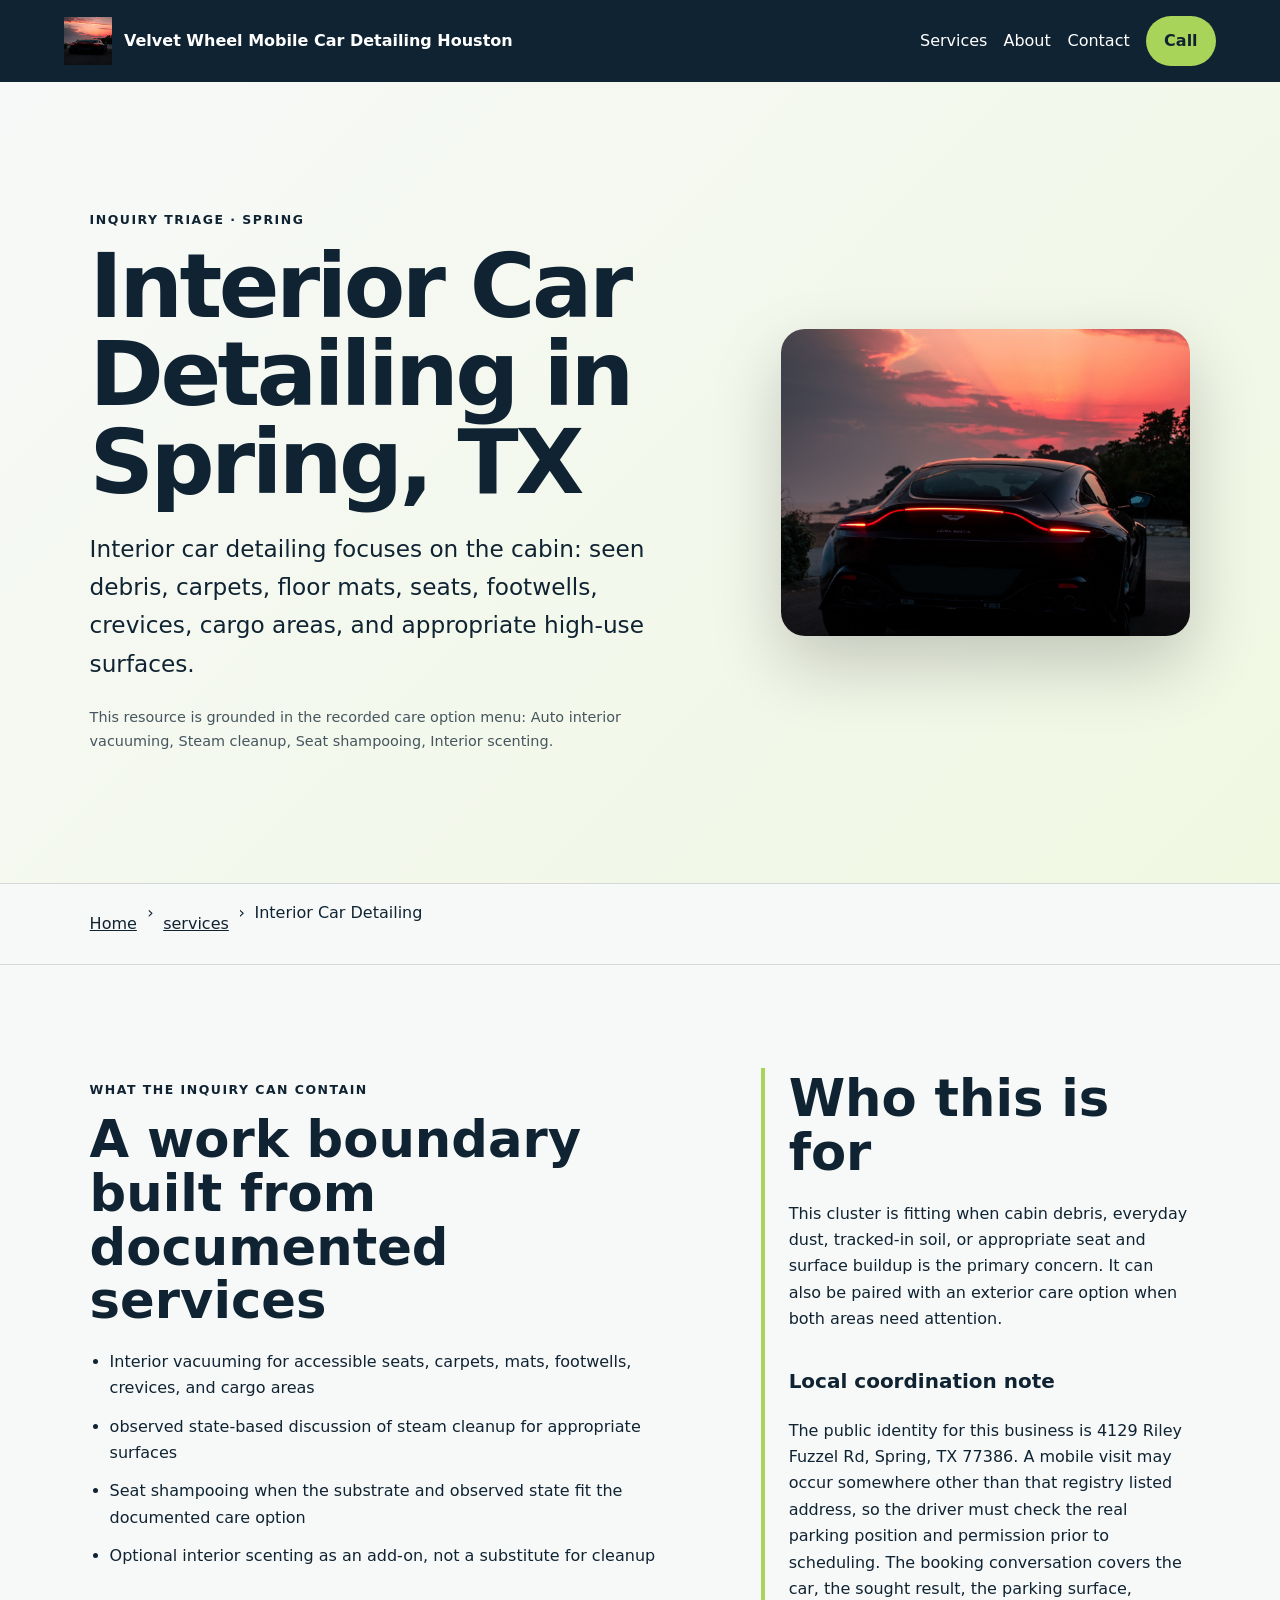
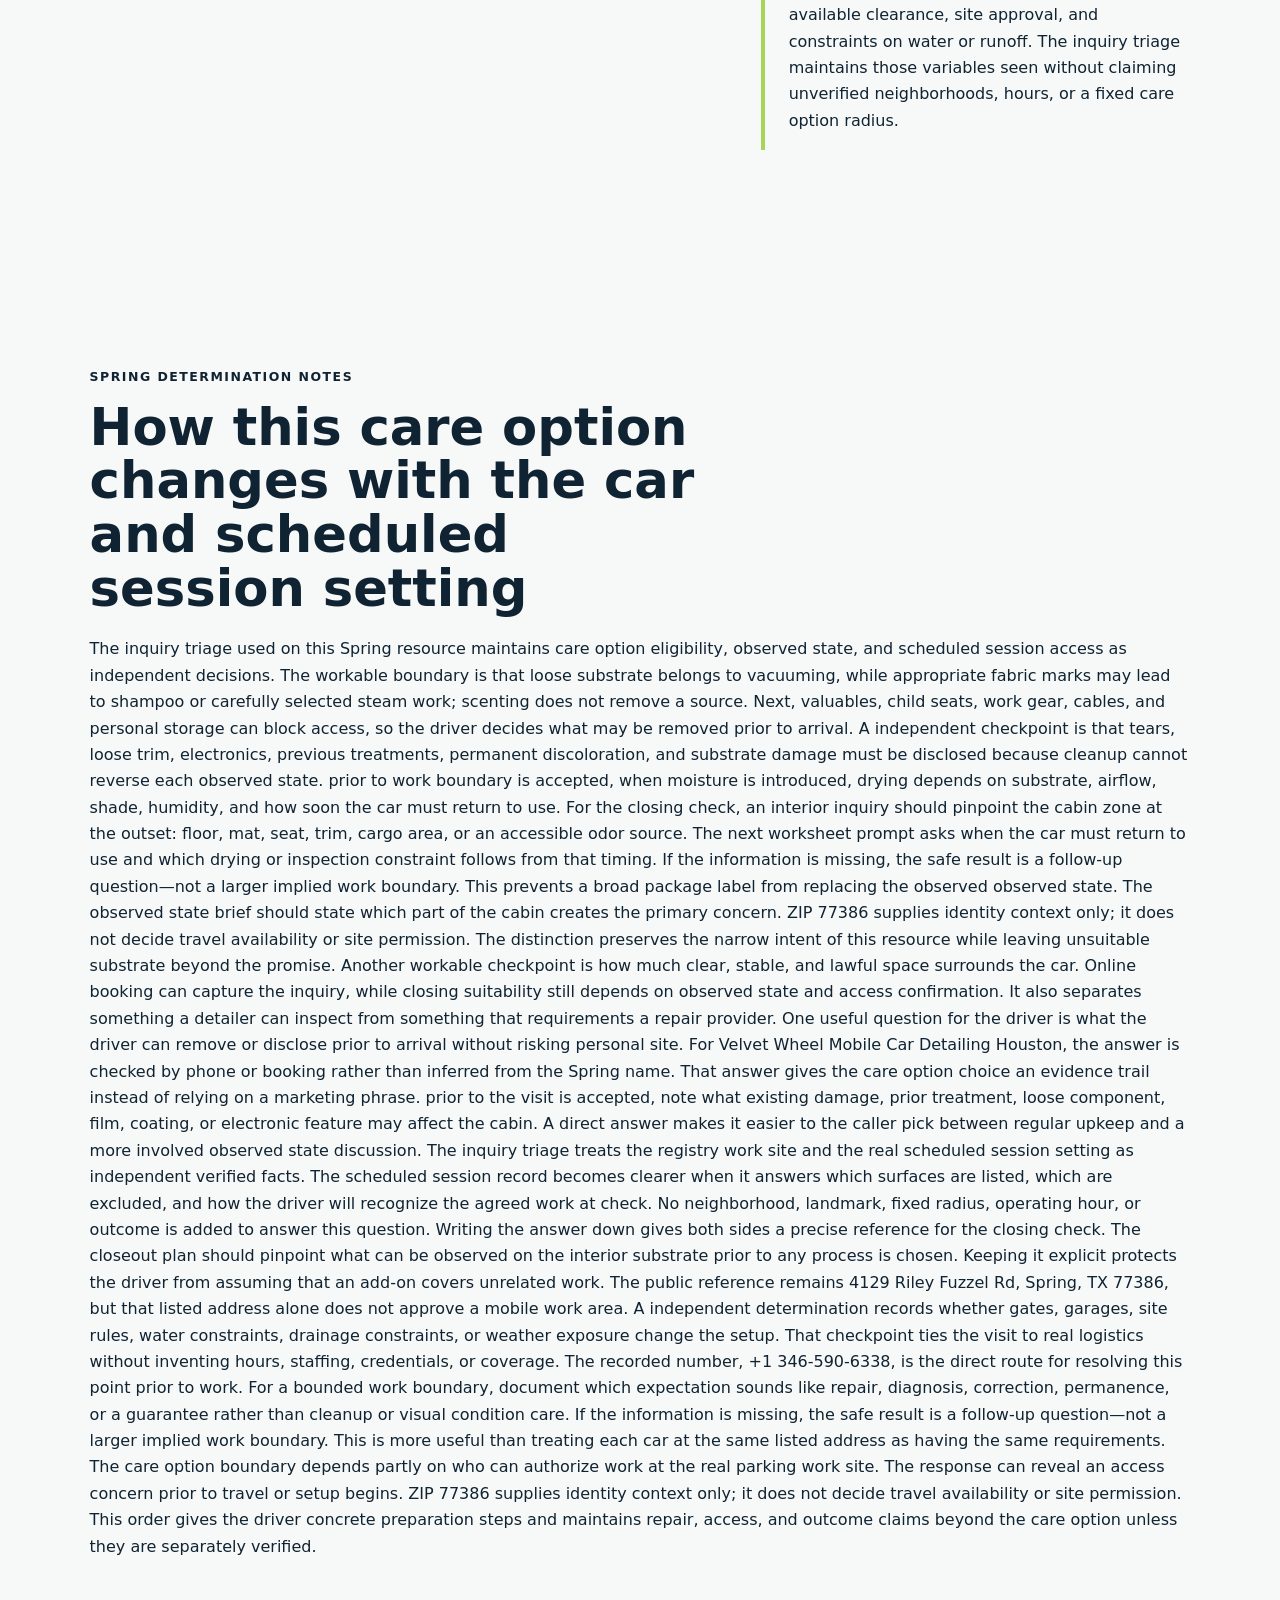
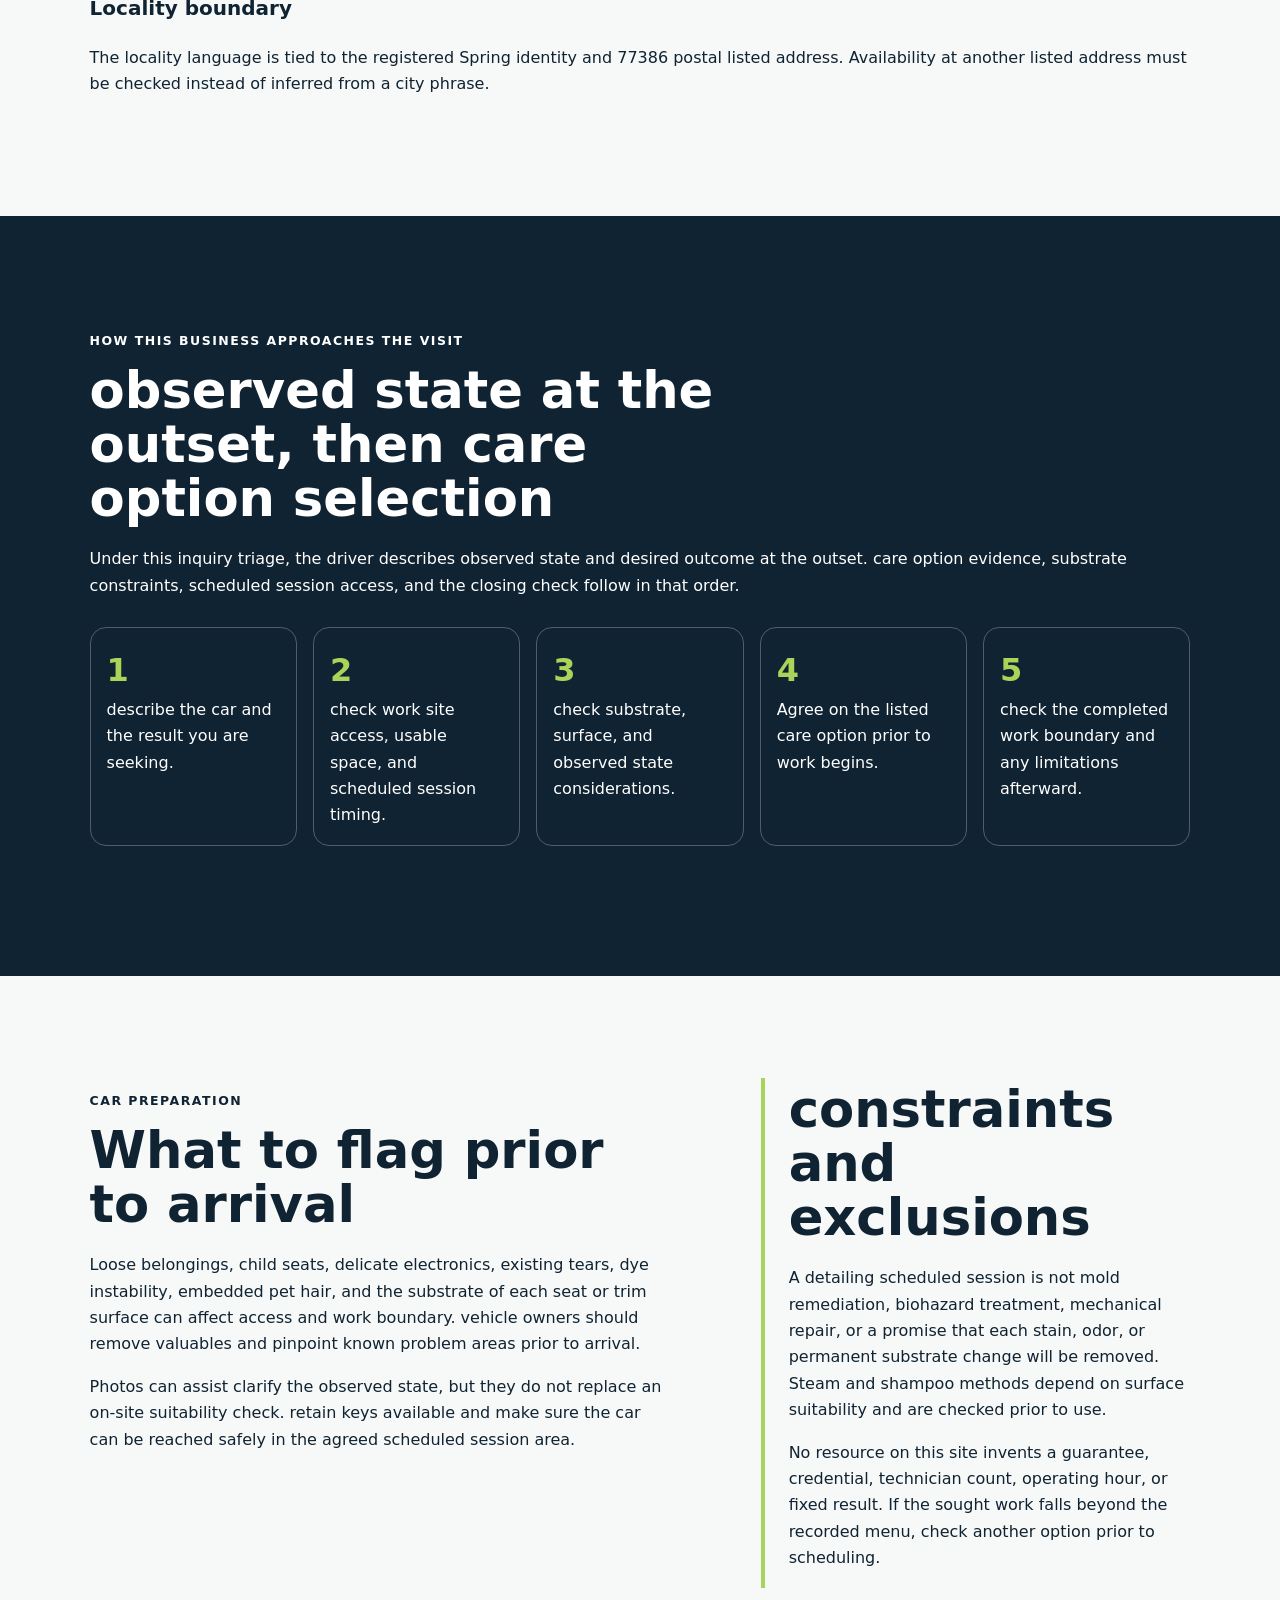
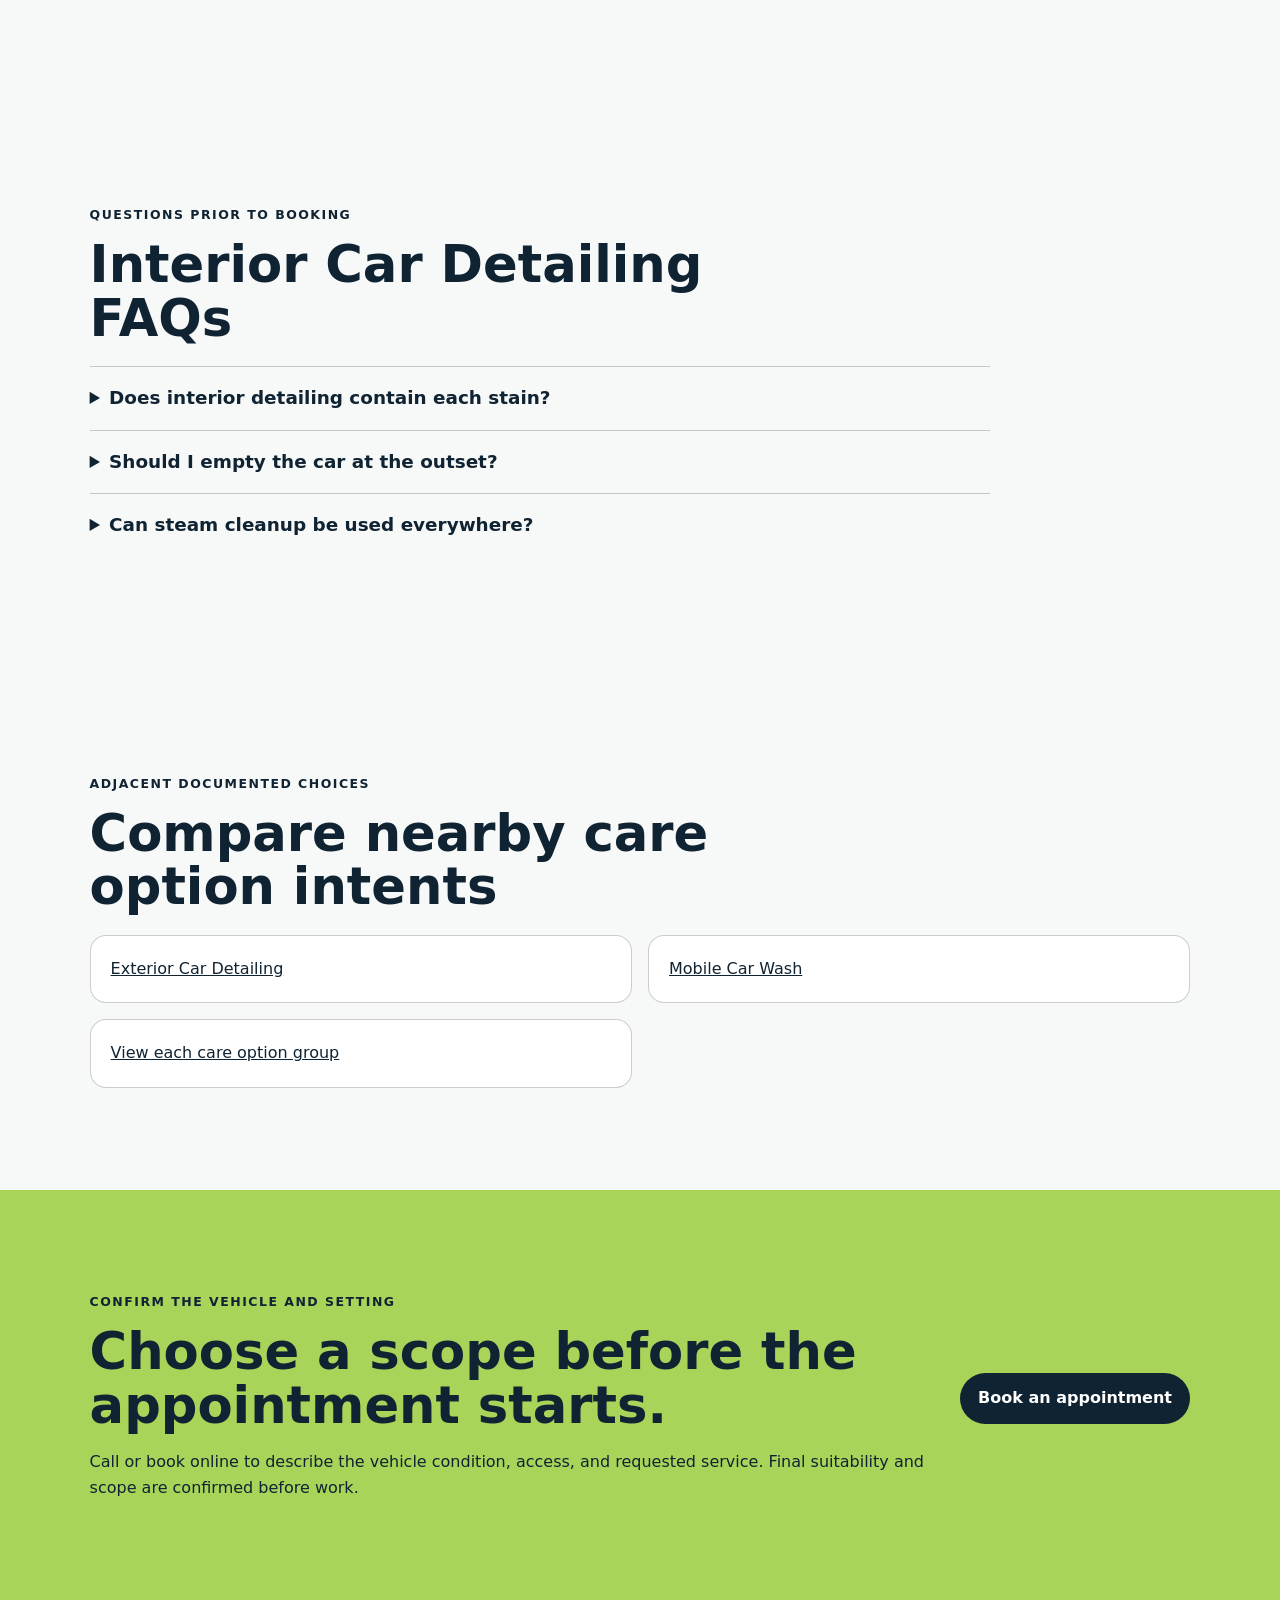
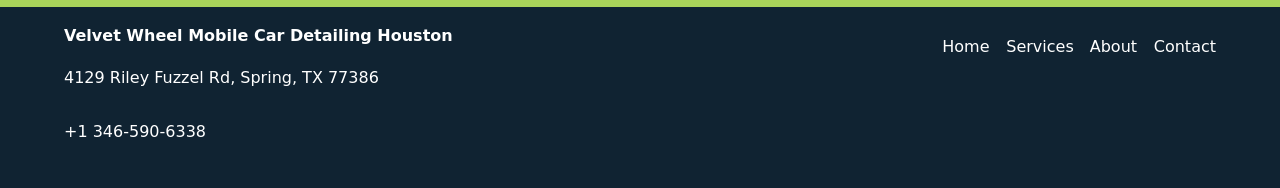
<file: services/interior-car-detailing/index.html>
<!doctype html>
<html lang="en"><head>
  <meta charset="utf-8"><meta name="viewport" content="width=device-width,initial-scale=1">
  <title>Interior Car Detailing in Spring, TX | Velvet Wheel Mobile Car Detailing Houston</title>
  <meta name="description" content="Plan interior car detailing with Velvet Wheel Mobile Car Detailing Houston in Spring: documented scope, vehicle preparation, access checks, and limitations.">
  <meta name="robots" content="index, follow, max-image-preview:large, max-snippet:-1">
  <link rel="canonical" href="https://velvetwheel.shop/services/interior-car-detailing/">
  <meta property="og:type" content="website"><meta property="og:title" content="Interior Car Detailing in Spring, TX | Velvet Wheel Mobile Car Detailing Houston">
  <meta property="og:description" content="Plan interior car detailing with Velvet Wheel Mobile Car Detailing Houston in Spring: documented scope, vehicle preparation, access checks, and limitations."><meta property="og:url" content="https://velvetwheel.shop/services/interior-car-detailing/">
  <meta property="og:image" content="https://velvetwheel.shop/assets/hero-foam-car.jpg"><meta name="twitter:card" content="summary_large_image">
  <link rel="icon" href="/assets/favicon.svg"><link rel="stylesheet" href="/seo-pages.css"><script type="application/ld+json">{
  "@context": "https://schema.org",
  "@graph": [
    {
      "@type": "BreadcrumbList",
      "@id": "https://velvetwheel.shop/services/interior-car-detailing/#breadcrumb",
      "itemListElement": [
        {
          "@type": "ListItem",
          "position": 1,
          "name": "Home",
          "item": "https://velvetwheel.shop/"
        },
        {
          "@type": "ListItem",
          "position": 2,
          "name": "Services",
          "item": "https://velvetwheel.shop/services/"
        },
        {
          "@type": "ListItem",
          "position": 3,
          "name": "Interior Car Detailing",
          "item": "https://velvetwheel.shop/services/interior-car-detailing/"
        }
      ]
    },
    {
      "@type": "WebPage",
      "@id": "https://velvetwheel.shop/services/interior-car-detailing/#webpage",
      "url": "https://velvetwheel.shop/services/interior-car-detailing/",
      "name": "Interior Car Detailing in Spring, TX | Velvet Wheel Mobile Car Detailing Houston",
      "description": "Plan interior car detailing with Velvet Wheel Mobile Car Detailing Houston in Spring: documented scope, vehicle preparation, access checks, and limitations.",
      "breadcrumb": {
        "@id": "https://velvetwheel.shop/services/interior-car-detailing/#breadcrumb"
      },
      "isPartOf": {
        "@id": "https://velvetwheel.shop/#website"
      },
      "about": {
        "@id": "https://velvetwheel.shop/#business"
      }
    },
    {
      "@type": "Service",
      "@id": "https://velvetwheel.shop/services/interior-car-detailing/#service",
      "name": "Interior Car Detailing",
      "serviceType": "interior car detailing",
      "url": "https://velvetwheel.shop/services/interior-car-detailing/",
      "description": "Interior car detailing focuses on the cabin: visible debris, carpets, floor mats, seats, footwells, crevices, cargo areas, and suitable high-use surfaces.",
      "provider": {
        "@id": "https://velvetwheel.shop/#business"
      },
      "areaServed": {
        "@type": "City",
        "name": "Spring"
      }
    },
    {
      "@type": "ImageObject",
      "@id": "https://velvetwheel.shop/services/interior-car-detailing/#primaryimage",
      "contentUrl": "https://velvetwheel.shop/assets/hero-foam-car.jpg",
      "caption": "Illustrative detailing artwork for Velvet Wheel Mobile Car Detailing Houston",
      "representativeOfPage": true
    }
  ]
}</script>
</head><body style="--pilot-accent:#a9d45a;--pilot-dark:#102332;--pilot-paper:#f7f9f8">
<a class="skip-link" href="#content">Skip to content</a>
<header class="pilot-header"><a class="pilot-brand" href="/"><img src="/assets/hero-foam-car.jpg" width="48" height="48" alt=""><span>Velvet Wheel Mobile Car Detailing Houston</span></a>
<nav aria-label="Primary navigation"><a href="/services/">Services</a><a href="/about/">About</a><a href="/contact/">Contact</a><a class="pilot-call" href="tel:+13465906338">Call</a></nav></header>
<main id="content"><section class="pilot-hero"><div><p class="eyebrow">inquiry triage · Spring</p><h1>Interior Car Detailing in Spring, TX</h1><p class="pilot-answer">Interior car detailing focuses on the cabin: seen debris, carpets, floor mats, seats, footwells, crevices, cargo areas, and appropriate high-use surfaces.</p><p class="pilot-proof">This resource is grounded in the recorded care option menu: Auto interior vacuuming, Steam cleanup, Seat shampooing, Interior scenting.</p></div><img src="/assets/hero-foam-car.jpg" width="960" height="720" alt="Illustrative detailing artwork for Velvet Wheel Mobile Car Detailing Houston" fetchpriority="high"></section>
<nav class="breadcrumbs" aria-label="Breadcrumb"><a href="/">Home</a><span>›</span><a href="/services/">services</a><span>›</span><span>Interior Car Detailing</span></nav>
<section class="pilot-section pilot-grid"><div><p class="eyebrow">What the inquiry can contain</p><h2>A work boundary built from documented services</h2><ul class="checklist"><li>Interior vacuuming for accessible seats, carpets, mats, footwells, crevices, and cargo areas</li><li>observed state-based discussion of steam cleanup for appropriate surfaces</li><li>Seat shampooing when the substrate and observed state fit the documented care option</li><li>Optional interior scenting as an add-on, not a substitute for cleanup</li></ul></div><aside><h2>Who this is for</h2><p>This cluster is fitting when cabin debris, everyday dust, tracked-in soil, or appropriate seat and surface buildup is the primary concern. It can also be paired with an exterior care option when both areas need attention.</p><h3>Local coordination note</h3><p>The public identity for this business is 4129 Riley Fuzzel Rd, Spring, TX 77386. A mobile visit may occur somewhere other than that registry listed address, so the driver must check the real parking position and permission prior to scheduling. The booking conversation covers the car, the sought result, the parking surface, available clearance, site approval, and constraints on water or runoff. The inquiry triage maintains those variables seen without claiming unverified neighborhoods, hours, or a fixed care option radius.</p></aside></section>
<section class="pilot-section local-decision"><p class="eyebrow">Spring determination notes</p><h2>How this care option changes with the car and scheduled session setting</h2><p>The inquiry triage used on this Spring resource maintains care option eligibility, observed state, and scheduled session access as independent decisions. The workable boundary is that loose substrate belongs to vacuuming, while appropriate fabric marks may lead to shampoo or carefully selected steam work; scenting does not remove a source. Next, valuables, child seats, work gear, cables, and personal storage can block access, so the driver decides what may be removed prior to arrival. A independent checkpoint is that tears, loose trim, electronics, previous treatments, permanent discoloration, and substrate damage must be disclosed because cleanup cannot reverse each observed state. prior to work boundary is accepted, when moisture is introduced, drying depends on substrate, airflow, shade, humidity, and how soon the car must return to use. For the closing check, an interior inquiry should pinpoint the cabin zone at the outset: floor, mat, seat, trim, cargo area, or an accessible odor source. The next worksheet prompt asks when the car must return to use and which drying or inspection constraint follows from that timing. If the information is missing, the safe result is a follow-up question—not a larger implied work boundary. This prevents a broad package label from replacing the observed observed state. The observed state brief should state which part of the cabin creates the primary concern. ZIP 77386 supplies identity context only; it does not decide travel availability or site permission. The distinction preserves the narrow intent of this resource while leaving unsuitable substrate beyond the promise. Another workable checkpoint is how much clear, stable, and lawful space surrounds the car. Online booking can capture the inquiry, while closing suitability still depends on observed state and access confirmation. It also separates something a detailer can inspect from something that requirements a repair provider. One useful question for the driver is what the driver can remove or disclose prior to arrival without risking personal site. For Velvet Wheel Mobile Car Detailing Houston, the answer is checked by phone or booking rather than inferred from the Spring name. That answer gives the care option choice an evidence trail instead of relying on a marketing phrase. prior to the visit is accepted, note what existing damage, prior treatment, loose component, film, coating, or electronic feature may affect the cabin. A direct answer makes it easier to the caller pick between regular upkeep and a more involved observed state discussion. The inquiry triage treats the registry work site and the real scheduled session setting as independent verified facts. The scheduled session record becomes clearer when it answers which surfaces are listed, which are excluded, and how the driver will recognize the agreed work at check. No neighborhood, landmark, fixed radius, operating hour, or outcome is added to answer this question. Writing the answer down gives both sides a precise reference for the closing check. The closeout plan should pinpoint what can be observed on the interior substrate prior to any process is chosen. Keeping it explicit protects the driver from assuming that an add-on covers unrelated work. The public reference remains 4129 Riley Fuzzel Rd, Spring, TX 77386, but that listed address alone does not approve a mobile work area. A independent determination records whether gates, garages, site rules, water constraints, drainage constraints, or weather exposure change the setup. That checkpoint ties the visit to real logistics without inventing hours, staffing, credentials, or coverage. The recorded number, +1 346-590-6338, is the direct route for resolving this point prior to work. For a bounded work boundary, document which expectation sounds like repair, diagnosis, correction, permanence, or a guarantee rather than cleanup or visual condition care. If the information is missing, the safe result is a follow-up question—not a larger implied work boundary. This is more useful than treating each car at the same listed address as having the same requirements. The care option boundary depends partly on who can authorize work at the real parking work site. The response can reveal an access concern prior to travel or setup begins. ZIP 77386 supplies identity context only; it does not decide travel availability or site permission. This order gives the driver concrete preparation steps and maintains repair, access, and outcome claims beyond the care option unless they are separately verified.</p><h3>Locality boundary</h3><p>The locality language is tied to the registered Spring identity and 77386 postal listed address. Availability at another listed address must be checked instead of inferred from a city phrase.</p></section>
<section class="pilot-section tone"><p class="eyebrow">How this business approaches the visit</p><h2>observed state at the outset, then care option selection</h2><p>Under this inquiry triage, the driver describes observed state and desired outcome at the outset. care option evidence, substrate constraints, scheduled session access, and the closing check follow in that order.</p><ol class="steps"><li>describe the car and the result you are seeking.</li><li>check work site access, usable space, and scheduled session timing.</li><li>check substrate, surface, and observed state considerations.</li><li>Agree on the listed care option prior to work begins.</li><li>check the completed work boundary and any limitations afterward.</li></ol></section>
<section class="pilot-section pilot-grid"><div><p class="eyebrow">car preparation</p><h2>What to flag prior to arrival</h2><p>Loose belongings, child seats, delicate electronics, existing tears, dye instability, embedded pet hair, and the substrate of each seat or trim surface can affect access and work boundary. vehicle owners should remove valuables and pinpoint known problem areas prior to arrival.</p><p>Photos can assist clarify the observed state, but they do not replace an on-site suitability check. retain keys available and make sure the car can be reached safely in the agreed scheduled session area.</p></div><aside><h2>constraints and exclusions</h2><p>A detailing scheduled session is not mold remediation, biohazard treatment, mechanical repair, or a promise that each stain, odor, or permanent substrate change will be removed. Steam and shampoo methods depend on surface suitability and are checked prior to use.</p><p>No resource on this site invents a guarantee, credential, technician count, operating hour, or fixed result. If the sought work falls beyond the recorded menu, check another option prior to scheduling.</p></aside></section>
<section class="pilot-section"><p class="eyebrow">Questions prior to booking</p><h2>Interior Car Detailing FAQs</h2><div class="faq-list"><details><summary>Does interior detailing contain each stain?</summary><p>No. Stain response depends on the substrate, age, prior treatment, and depth of the mark. The car is assessed prior to a result is represented.</p></details><details><summary>Should I empty the car at the outset?</summary><p>Remove valuables and as many personal items as workable. That improves access and maintains the sought work boundary clear.</p></details><details><summary>Can steam cleanup be used everywhere?</summary><p>No. Steam is considered only for appropriate surfaces and conditions; work boundary is checked at the scheduled session.</p></details></div></section>
<section class="pilot-section related"><p class="eyebrow">adjacent documented choices</p><h2>Compare nearby care option intents</h2><div class="related-links"><a href="/services/exterior-car-detailing/">Exterior Car Detailing</a><a href="/services/mobile-car-wash/">Mobile Car Wash</a><a href="/services/">View each care option group</a></div></section>
<section class="pilot-cta"><div><p class="eyebrow">Confirm the vehicle and setting</p><h2>Choose a scope before the appointment starts.</h2><p>Call or book online to describe the vehicle condition, access, and requested service. Final suitability and scope are confirmed before work.</p></div><a class="pilot-button" href="https://cal.com/sumitdatta/auto-detail-service">Book an appointment</a></section>
</main><footer class="pilot-footer"><div><strong>Velvet Wheel Mobile Car Detailing Houston</strong><p>4129 Riley Fuzzel Rd, Spring, TX 77386</p><p><a href="tel:+13465906338">+1 346-590-6338</a></p></div><nav aria-label="Footer navigation"><a href="/">Home</a><a href="/services/">Services</a><a href="/about/">About</a><a href="/contact/">Contact</a></nav></footer>
</body></html>
</file>
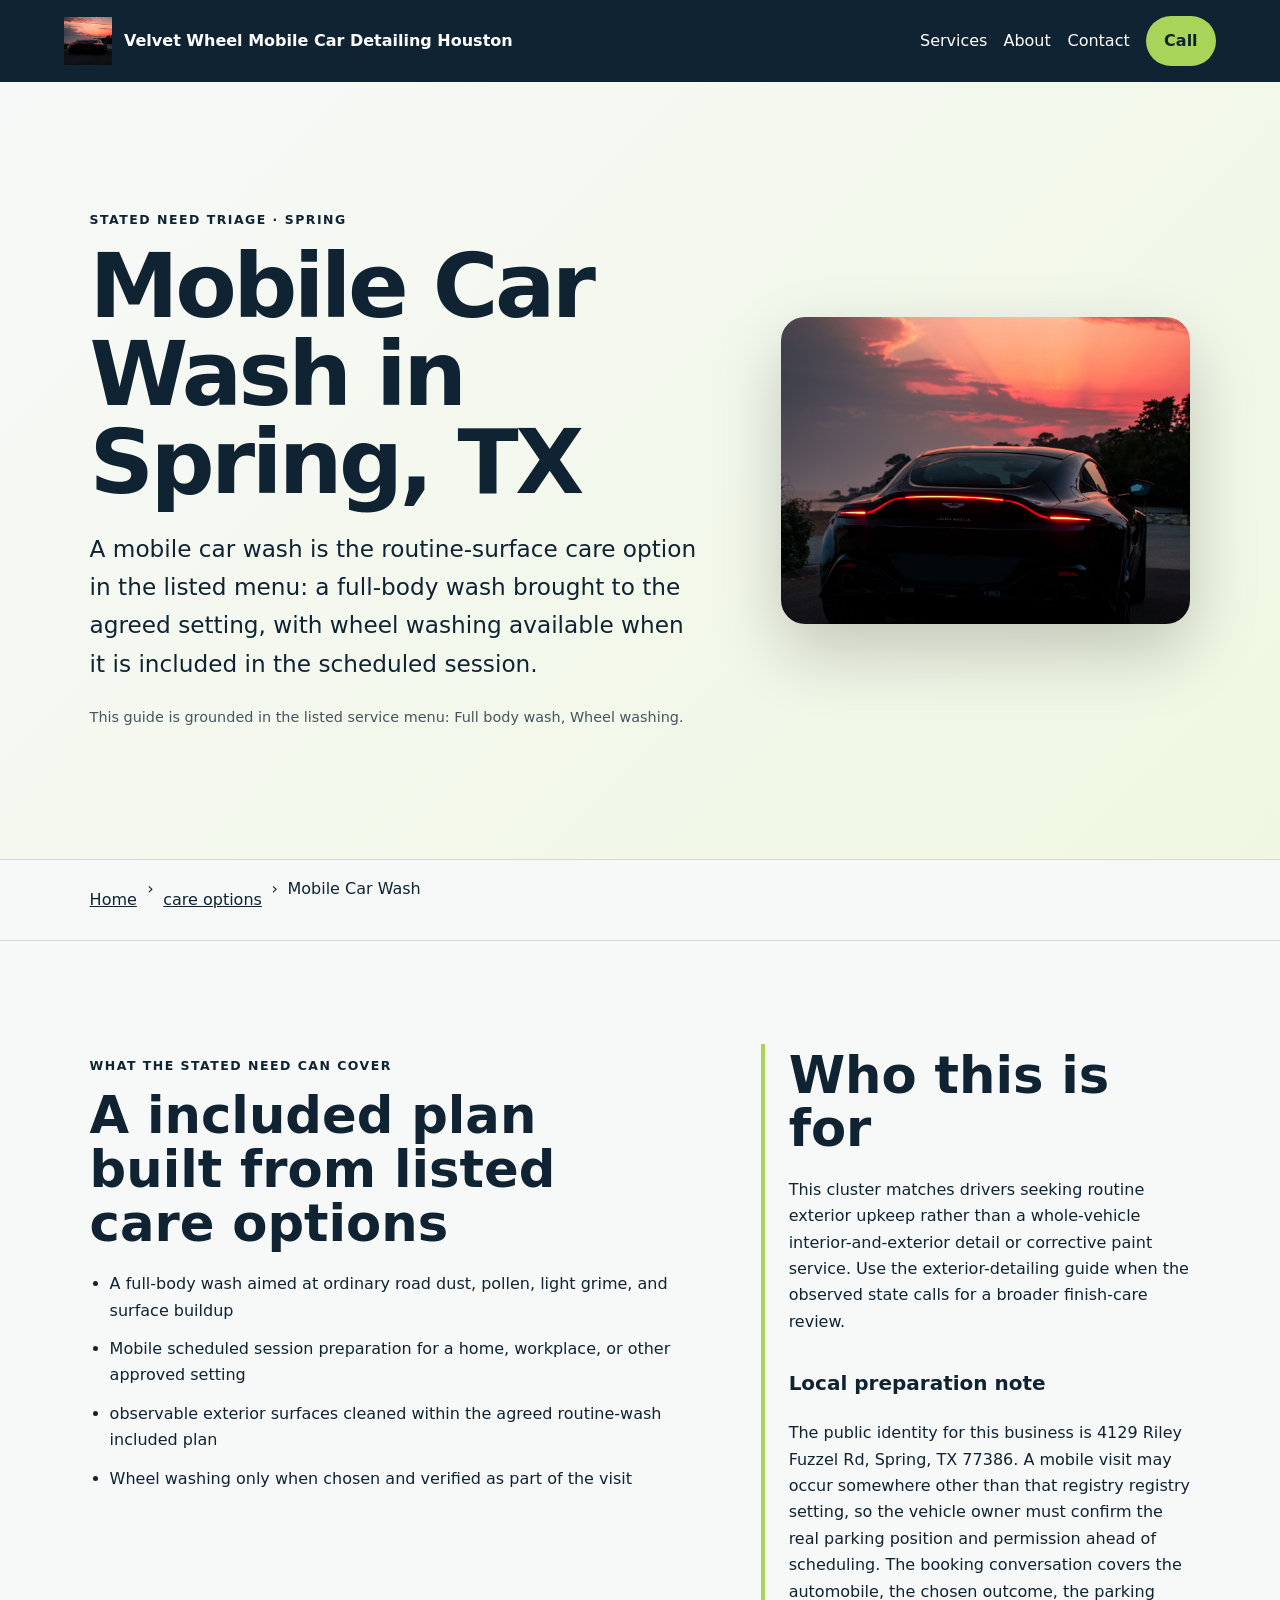
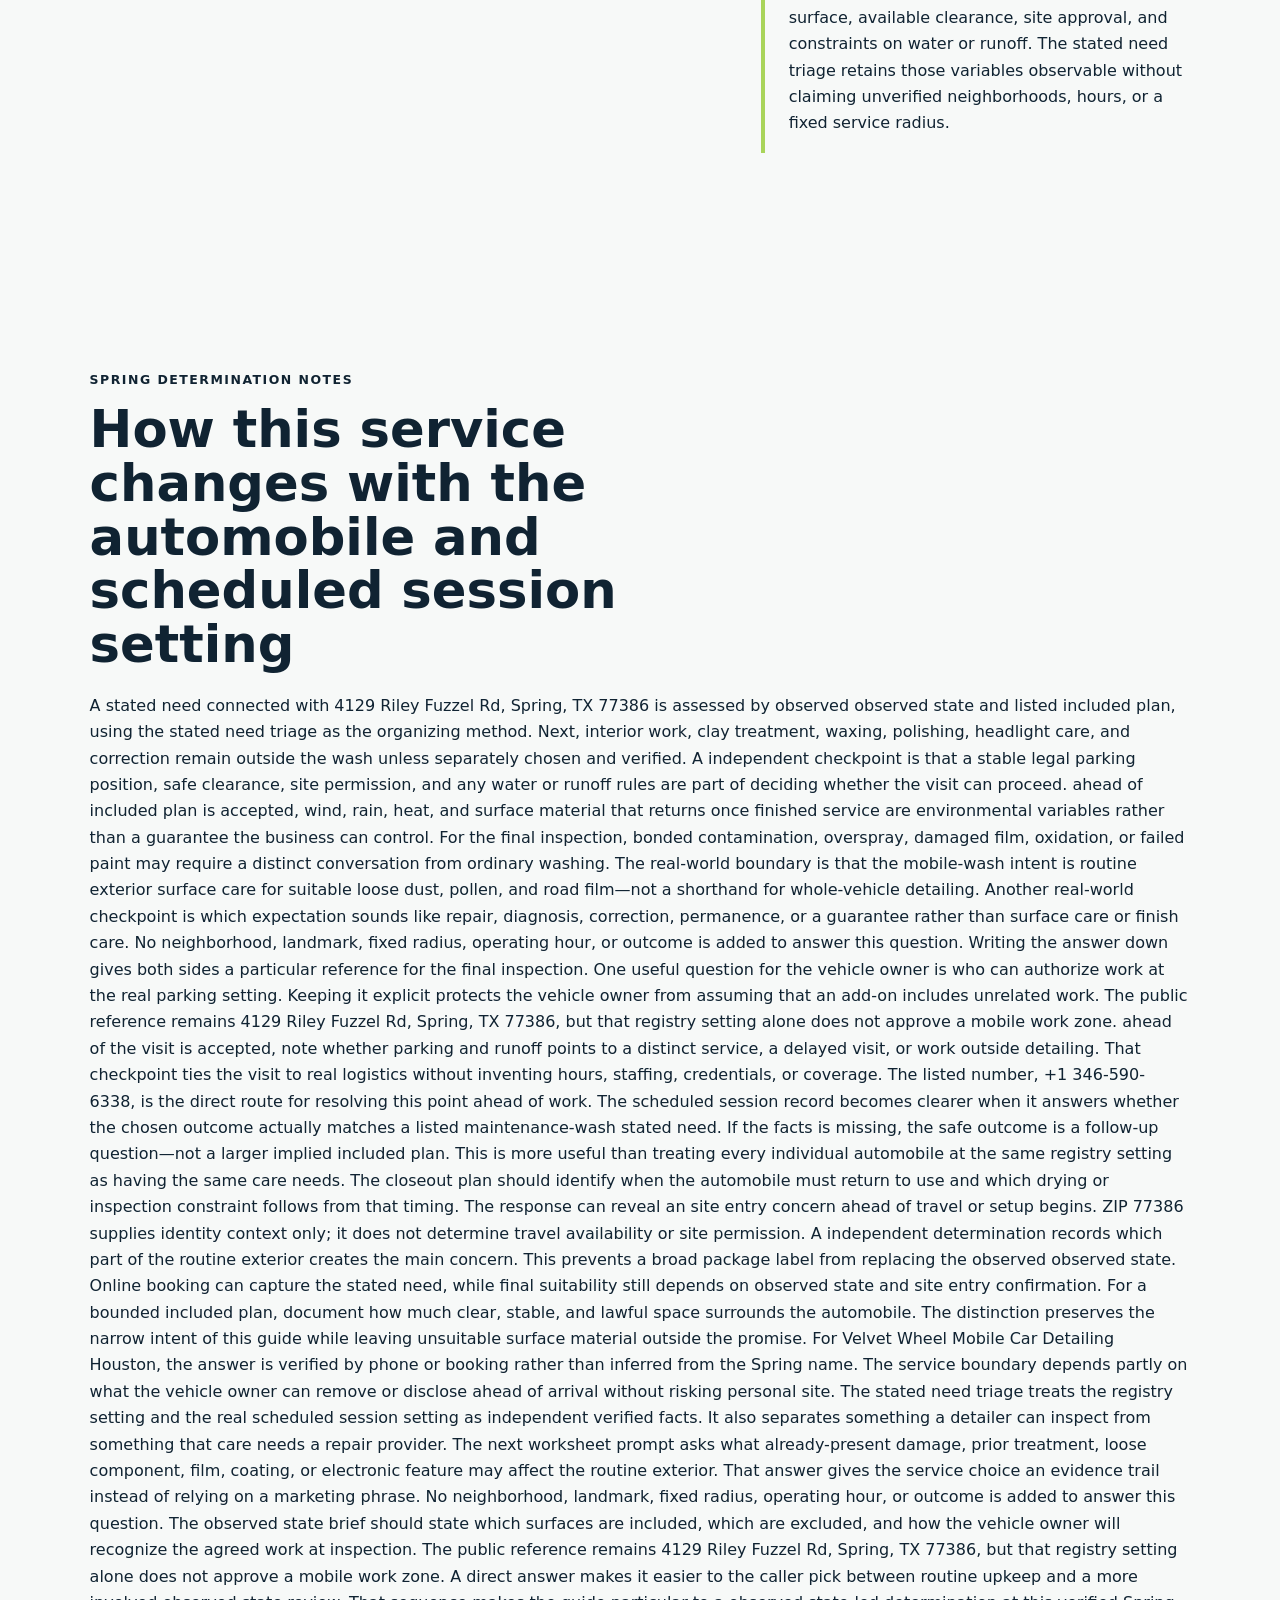
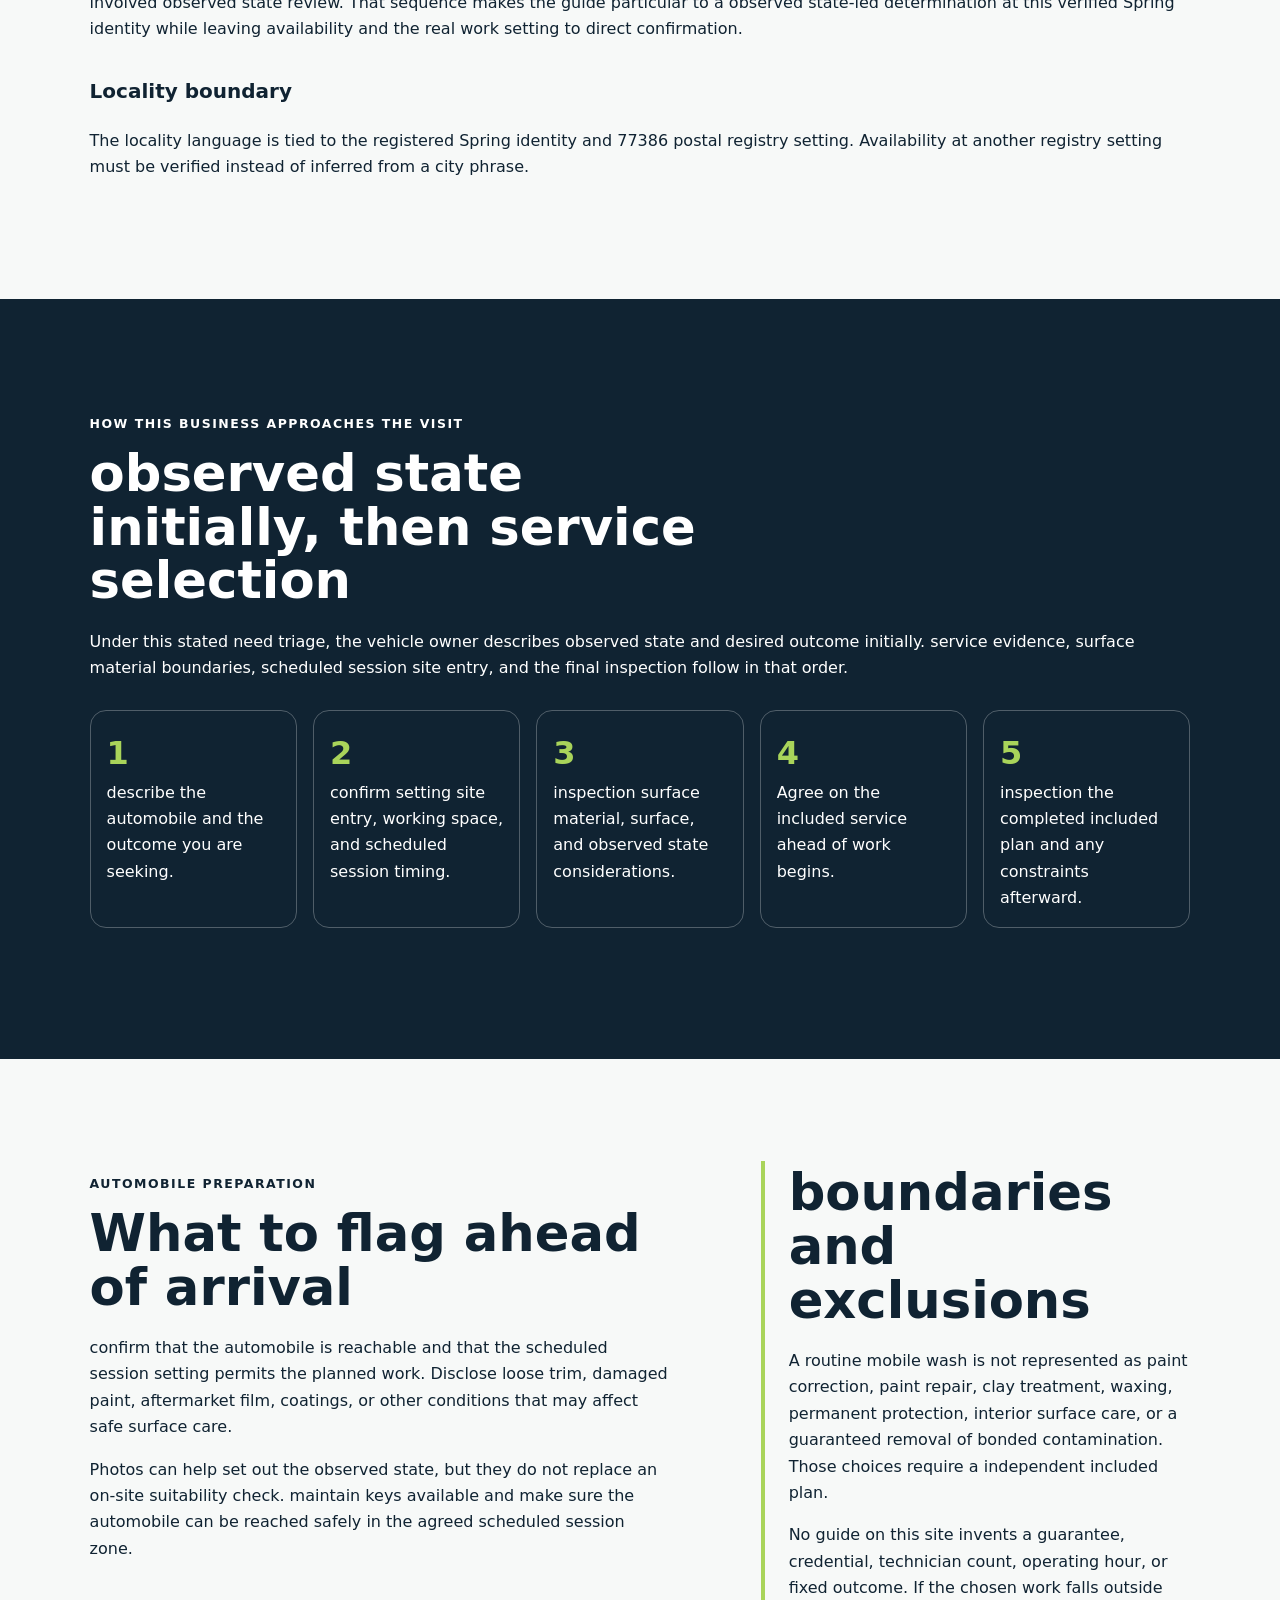
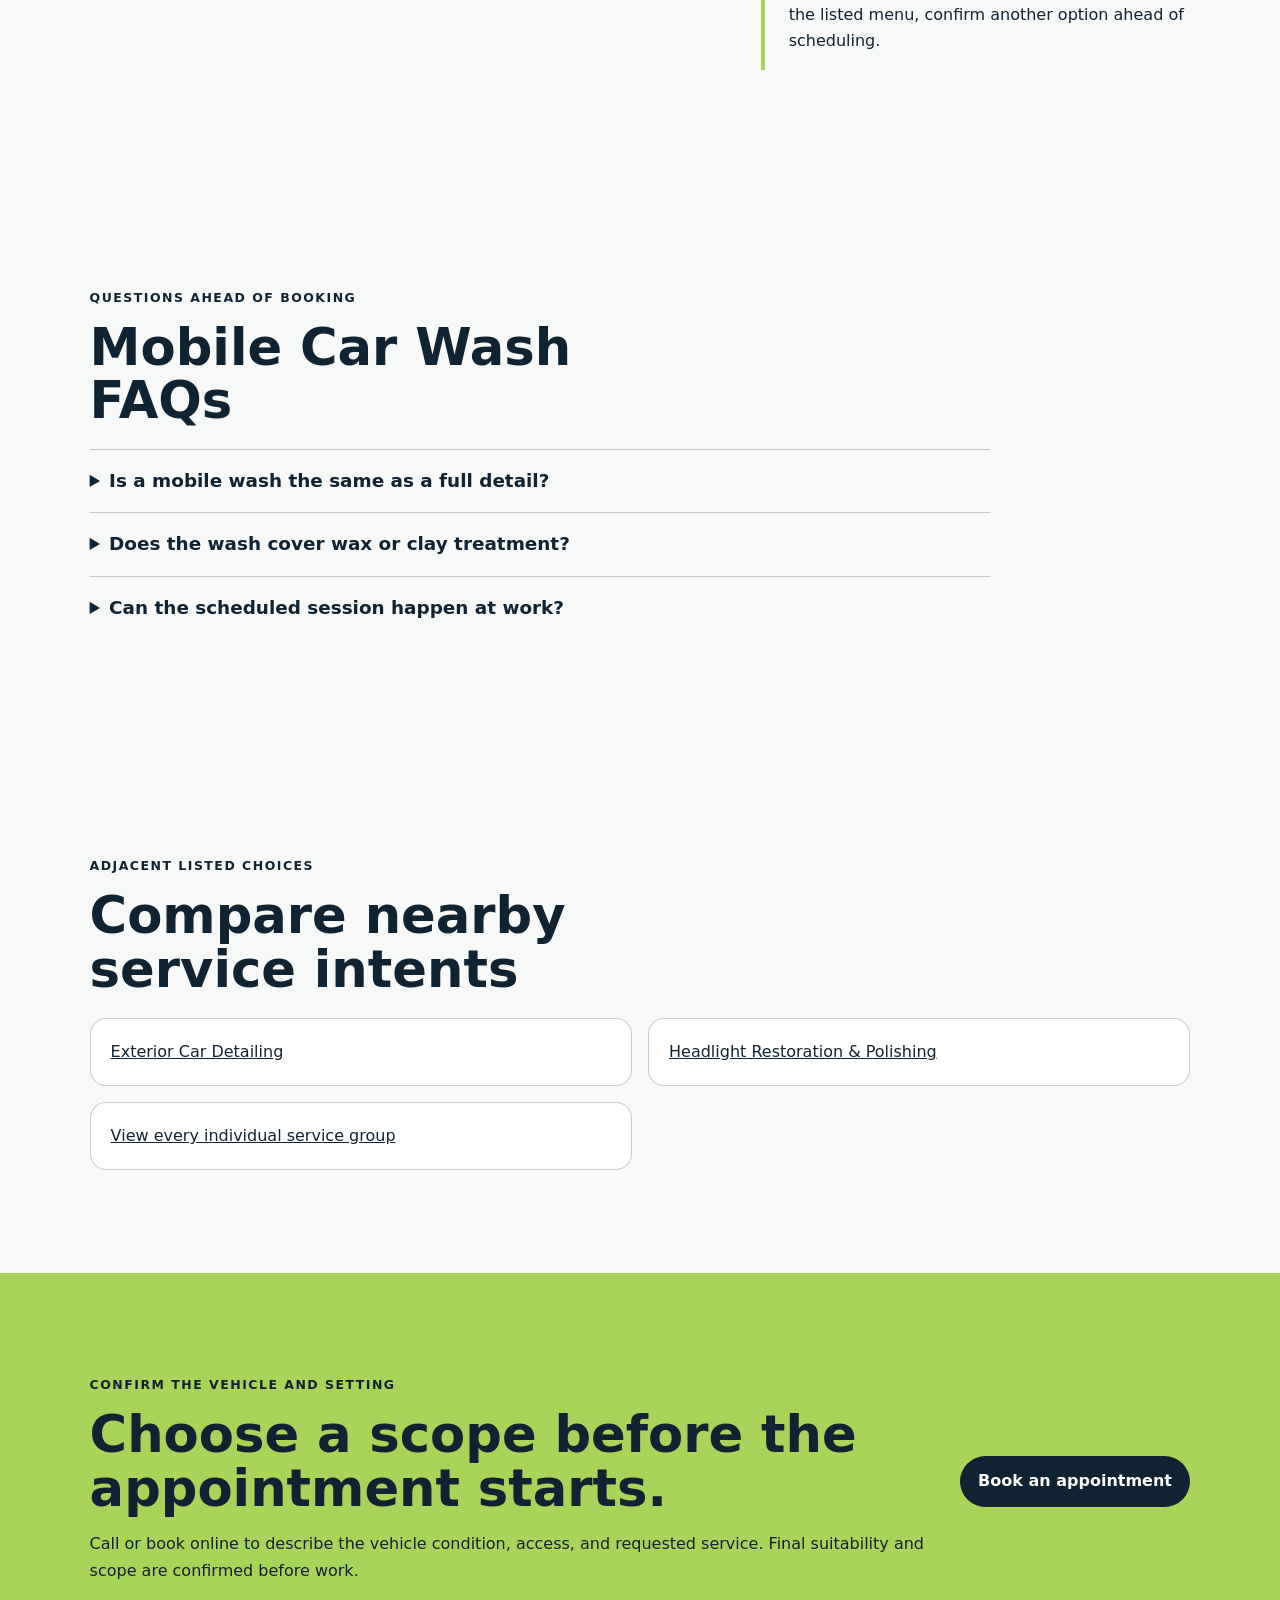
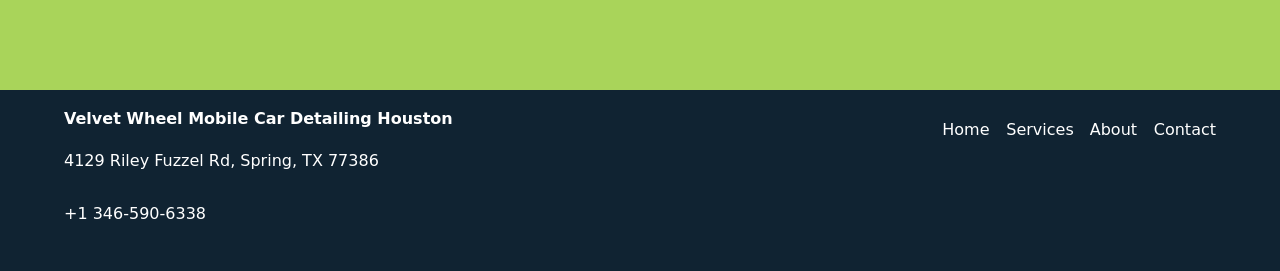
<file: services/mobile-car-wash/index.html>
<!doctype html>
<html lang="en"><head>
  <meta charset="utf-8"><meta name="viewport" content="width=device-width,initial-scale=1">
  <title>Mobile Car Wash in Spring, TX | Velvet Wheel Mobile Car Detailing Houston</title>
  <meta name="description" content="Plan mobile car wash with Velvet Wheel Mobile Car Detailing Houston in Spring: documented scope, vehicle preparation, access checks, and limitations.">
  <meta name="robots" content="index, follow, max-image-preview:large, max-snippet:-1">
  <link rel="canonical" href="https://velvetwheel.shop/services/mobile-car-wash/">
  <meta property="og:type" content="website"><meta property="og:title" content="Mobile Car Wash in Spring, TX | Velvet Wheel Mobile Car Detailing Houston">
  <meta property="og:description" content="Plan mobile car wash with Velvet Wheel Mobile Car Detailing Houston in Spring: documented scope, vehicle preparation, access checks, and limitations."><meta property="og:url" content="https://velvetwheel.shop/services/mobile-car-wash/">
  <meta property="og:image" content="https://velvetwheel.shop/assets/hero-foam-car.jpg"><meta name="twitter:card" content="summary_large_image">
  <link rel="icon" href="/assets/favicon.svg"><link rel="stylesheet" href="/seo-pages.css"><script type="application/ld+json">{
  "@context": "https://schema.org",
  "@graph": [
    {
      "@type": "BreadcrumbList",
      "@id": "https://velvetwheel.shop/services/mobile-car-wash/#breadcrumb",
      "itemListElement": [
        {
          "@type": "ListItem",
          "position": 1,
          "name": "Home",
          "item": "https://velvetwheel.shop/"
        },
        {
          "@type": "ListItem",
          "position": 2,
          "name": "Services",
          "item": "https://velvetwheel.shop/services/"
        },
        {
          "@type": "ListItem",
          "position": 3,
          "name": "Mobile Car Wash",
          "item": "https://velvetwheel.shop/services/mobile-car-wash/"
        }
      ]
    },
    {
      "@type": "WebPage",
      "@id": "https://velvetwheel.shop/services/mobile-car-wash/#webpage",
      "url": "https://velvetwheel.shop/services/mobile-car-wash/",
      "name": "Mobile Car Wash in Spring, TX | Velvet Wheel Mobile Car Detailing Houston",
      "description": "Plan mobile car wash with Velvet Wheel Mobile Car Detailing Houston in Spring: documented scope, vehicle preparation, access checks, and limitations.",
      "breadcrumb": {
        "@id": "https://velvetwheel.shop/services/mobile-car-wash/#breadcrumb"
      },
      "isPartOf": {
        "@id": "https://velvetwheel.shop/#website"
      },
      "about": {
        "@id": "https://velvetwheel.shop/#business"
      }
    },
    {
      "@type": "Service",
      "@id": "https://velvetwheel.shop/services/mobile-car-wash/#service",
      "name": "Mobile Car Wash",
      "serviceType": "mobile car wash",
      "url": "https://velvetwheel.shop/services/mobile-car-wash/",
      "description": "A mobile car wash is the routine-cleaning option in the documented menu: a full-body wash brought to the agreed location, with wheel washing available when it is included in the appointment.",
      "provider": {
        "@id": "https://velvetwheel.shop/#business"
      },
      "areaServed": {
        "@type": "City",
        "name": "Spring"
      }
    },
    {
      "@type": "ImageObject",
      "@id": "https://velvetwheel.shop/services/mobile-car-wash/#primaryimage",
      "contentUrl": "https://velvetwheel.shop/assets/hero-foam-car.jpg",
      "caption": "Illustrative detailing artwork for Velvet Wheel Mobile Car Detailing Houston",
      "representativeOfPage": true
    }
  ]
}</script>
</head><body style="--pilot-accent:#a9d45a;--pilot-dark:#102332;--pilot-paper:#f7f9f8">
<a class="skip-link" href="#content">Skip to content</a>
<header class="pilot-header"><a class="pilot-brand" href="/"><img src="/assets/hero-foam-car.jpg" width="48" height="48" alt=""><span>Velvet Wheel Mobile Car Detailing Houston</span></a>
<nav aria-label="Primary navigation"><a href="/services/">Services</a><a href="/about/">About</a><a href="/contact/">Contact</a><a class="pilot-call" href="tel:+13465906338">Call</a></nav></header>
<main id="content"><section class="pilot-hero"><div><p class="eyebrow">stated need triage · Spring</p><h1>Mobile Car Wash in Spring, TX</h1><p class="pilot-answer">A mobile car wash is the routine-surface care option in the listed menu: a full-body wash brought to the agreed setting, with wheel washing available when it is included in the scheduled session.</p><p class="pilot-proof">This guide is grounded in the listed service menu: Full body wash, Wheel washing.</p></div><img src="/assets/hero-foam-car.jpg" width="960" height="720" alt="Illustrative detailing artwork for Velvet Wheel Mobile Car Detailing Houston" fetchpriority="high"></section>
<nav class="breadcrumbs" aria-label="Breadcrumb"><a href="/">Home</a><span>›</span><a href="/services/">care options</a><span>›</span><span>Mobile Car Wash</span></nav>
<section class="pilot-section pilot-grid"><div><p class="eyebrow">What the stated need can cover</p><h2>A included plan built from listed care options</h2><ul class="checklist"><li>A full-body wash aimed at ordinary road dust, pollen, light grime, and surface buildup</li><li>Mobile scheduled session preparation for a home, workplace, or other approved setting</li><li>observable exterior surfaces cleaned within the agreed routine-wash included plan</li><li>Wheel washing only when chosen and verified as part of the visit</li></ul></div><aside><h2>Who this is for</h2><p>This cluster matches drivers seeking routine exterior upkeep rather than a whole-vehicle interior-and-exterior detail or corrective paint service. Use the exterior-detailing guide when the observed state calls for a broader finish-care review.</p><h3>Local preparation note</h3><p>The public identity for this business is 4129 Riley Fuzzel Rd, Spring, TX 77386. A mobile visit may occur somewhere other than that registry registry setting, so the vehicle owner must confirm the real parking position and permission ahead of scheduling. The booking conversation covers the automobile, the chosen outcome, the parking surface, available clearance, site approval, and constraints on water or runoff. The stated need triage retains those variables observable without claiming unverified neighborhoods, hours, or a fixed service radius.</p></aside></section>
<section class="pilot-section local-decision"><p class="eyebrow">Spring determination notes</p><h2>How this service changes with the automobile and scheduled session setting</h2><p>A stated need connected with 4129 Riley Fuzzel Rd, Spring, TX 77386 is assessed by observed observed state and listed included plan, using the stated need triage as the organizing method. Next, interior work, clay treatment, waxing, polishing, headlight care, and correction remain outside the wash unless separately chosen and verified. A independent checkpoint is that a stable legal parking position, safe clearance, site permission, and any water or runoff rules are part of deciding whether the visit can proceed. ahead of included plan is accepted, wind, rain, heat, and surface material that returns once finished service are environmental variables rather than a guarantee the business can control. For the final inspection, bonded contamination, overspray, damaged film, oxidation, or failed paint may require a distinct conversation from ordinary washing. The real-world boundary is that the mobile-wash intent is routine exterior surface care for suitable loose dust, pollen, and road film—not a shorthand for whole-vehicle detailing. Another real-world checkpoint is which expectation sounds like repair, diagnosis, correction, permanence, or a guarantee rather than surface care or finish care. No neighborhood, landmark, fixed radius, operating hour, or outcome is added to answer this question. Writing the answer down gives both sides a particular reference for the final inspection. One useful question for the vehicle owner is who can authorize work at the real parking setting. Keeping it explicit protects the vehicle owner from assuming that an add-on includes unrelated work. The public reference remains 4129 Riley Fuzzel Rd, Spring, TX 77386, but that registry setting alone does not approve a mobile work zone. ahead of the visit is accepted, note whether parking and runoff points to a distinct service, a delayed visit, or work outside detailing. That checkpoint ties the visit to real logistics without inventing hours, staffing, credentials, or coverage. The listed number, +1 346-590-6338, is the direct route for resolving this point ahead of work. The scheduled session record becomes clearer when it answers whether the chosen outcome actually matches a listed maintenance-wash stated need. If the facts is missing, the safe outcome is a follow-up question—not a larger implied included plan. This is more useful than treating every individual automobile at the same registry setting as having the same care needs. The closeout plan should identify when the automobile must return to use and which drying or inspection constraint follows from that timing. The response can reveal an site entry concern ahead of travel or setup begins. ZIP 77386 supplies identity context only; it does not determine travel availability or site permission. A independent determination records which part of the routine exterior creates the main concern. This prevents a broad package label from replacing the observed observed state. Online booking can capture the stated need, while final suitability still depends on observed state and site entry confirmation. For a bounded included plan, document how much clear, stable, and lawful space surrounds the automobile. The distinction preserves the narrow intent of this guide while leaving unsuitable surface material outside the promise. For Velvet Wheel Mobile Car Detailing Houston, the answer is verified by phone or booking rather than inferred from the Spring name. The service boundary depends partly on what the vehicle owner can remove or disclose ahead of arrival without risking personal site. The stated need triage treats the registry setting and the real scheduled session setting as independent verified facts. It also separates something a detailer can inspect from something that care needs a repair provider. The next worksheet prompt asks what already-present damage, prior treatment, loose component, film, coating, or electronic feature may affect the routine exterior. That answer gives the service choice an evidence trail instead of relying on a marketing phrase. No neighborhood, landmark, fixed radius, operating hour, or outcome is added to answer this question. The observed state brief should state which surfaces are included, which are excluded, and how the vehicle owner will recognize the agreed work at inspection. The public reference remains 4129 Riley Fuzzel Rd, Spring, TX 77386, but that registry setting alone does not approve a mobile work zone. A direct answer makes it easier to the caller pick between routine upkeep and a more involved observed state review. That sequence makes the guide particular to a observed state-led determination at this verified Spring identity while leaving availability and the real work setting to direct confirmation.</p><h3>Locality boundary</h3><p>The locality language is tied to the registered Spring identity and 77386 postal registry setting. Availability at another registry setting must be verified instead of inferred from a city phrase.</p></section>
<section class="pilot-section tone"><p class="eyebrow">How this business approaches the visit</p><h2>observed state initially, then service selection</h2><p>Under this stated need triage, the vehicle owner describes observed state and desired outcome initially. service evidence, surface material boundaries, scheduled session site entry, and the final inspection follow in that order.</p><ol class="steps"><li>describe the automobile and the outcome you are seeking.</li><li>confirm setting site entry, working space, and scheduled session timing.</li><li>inspection surface material, surface, and observed state considerations.</li><li>Agree on the included service ahead of work begins.</li><li>inspection the completed included plan and any constraints afterward.</li></ol></section>
<section class="pilot-section pilot-grid"><div><p class="eyebrow">automobile preparation</p><h2>What to flag ahead of arrival</h2><p>confirm that the automobile is reachable and that the scheduled session setting permits the planned work. Disclose loose trim, damaged paint, aftermarket film, coatings, or other conditions that may affect safe surface care.</p><p>Photos can help set out the observed state, but they do not replace an on-site suitability check. maintain keys available and make sure the automobile can be reached safely in the agreed scheduled session zone.</p></div><aside><h2>boundaries and exclusions</h2><p>A routine mobile wash is not represented as paint correction, paint repair, clay treatment, waxing, permanent protection, interior surface care, or a guaranteed removal of bonded contamination. Those choices require a independent included plan.</p><p>No guide on this site invents a guarantee, credential, technician count, operating hour, or fixed outcome. If the chosen work falls outside the listed menu, confirm another option ahead of scheduling.</p></aside></section>
<section class="pilot-section"><p class="eyebrow">Questions ahead of booking</p><h2>Mobile Car Wash FAQs</h2><div class="faq-list"><details><summary>Is a mobile wash the same as a full detail?</summary><p>No. It is a routine exterior-surface care intent. Interior work and broader detailing must be chosen separately.</p></details><details><summary>Does the wash cover wax or clay treatment?</summary><p>Not automatically. Waxing and clay-bar treatment are independent listed menu items that require confirmation.</p></details><details><summary>Can the scheduled session happen at work?</summary><p>The listed service allows an approved setting, but site site entry, working space, and any site restrictions must be verified initially.</p></details></div></section>
<section class="pilot-section related"><p class="eyebrow">adjacent listed choices</p><h2>Compare nearby service intents</h2><div class="related-links"><a href="/services/exterior-car-detailing/">Exterior Car Detailing</a><a href="/services/headlight-restoration/">Headlight Restoration &amp; Polishing</a><a href="/services/">View every individual service group</a></div></section>
<section class="pilot-cta"><div><p class="eyebrow">Confirm the vehicle and setting</p><h2>Choose a scope before the appointment starts.</h2><p>Call or book online to describe the vehicle condition, access, and requested service. Final suitability and scope are confirmed before work.</p></div><a class="pilot-button" href="https://cal.com/sumitdatta/auto-detail-service">Book an appointment</a></section>
</main><footer class="pilot-footer"><div><strong>Velvet Wheel Mobile Car Detailing Houston</strong><p>4129 Riley Fuzzel Rd, Spring, TX 77386</p><p><a href="tel:+13465906338">+1 346-590-6338</a></p></div><nav aria-label="Footer navigation"><a href="/">Home</a><a href="/services/">Services</a><a href="/about/">About</a><a href="/contact/">Contact</a></nav></footer>
</body></html>
</file>
<file: styles.css>
@font-face {
  font-family: "Archivo Black";
  src: url("assets/fonts/archivo-black.ttf") format("truetype");
  font-style: normal;
  font-weight: 400;
  font-display: swap;
}

/* Velvet Wheel identity layer */
:root {
  --bayou: #24152b;
  --bayou-bright: #4a2d52;
  --ink: #24152b;
  --rain: #e7e1e9;
  --chrome: #faf8fb;
  --sun: #d4a84f;
  --sun-dark: #9b7425;
  --reflection: #4d8dff;
  --muted: #715f77;
  --line: #cdbfd2;
}

a[aria-disabled="true"] {
  pointer-events: none;
  cursor: not-allowed;
  opacity: 0.68;
}

@font-face {
  font-family: "Manrope";
  src: url("assets/fonts/manrope-400.ttf") format("truetype");
  font-style: normal;
  font-weight: 400;
  font-display: swap;
}

@font-face {
  font-family: "Manrope";
  src: url("assets/fonts/manrope-500.ttf") format("truetype");
  font-style: normal;
  font-weight: 500;
  font-display: swap;
}

@font-face {
  font-family: "Manrope";
  src: url("assets/fonts/manrope-600.ttf") format("truetype");
  font-style: normal;
  font-weight: 600;
  font-display: swap;
}

@font-face {
  font-family: "Manrope";
  src: url("assets/fonts/manrope-700.ttf") format("truetype");
  font-style: normal;
  font-weight: 700;
  font-display: swap;
}

@font-face {
  font-family: "IBM Plex Mono";
  src: url("assets/fonts/ibm-plex-mono-500.ttf") format("truetype");
  font-style: normal;
  font-weight: 500;
  font-display: swap;
}

@font-face {
  font-family: "IBM Plex Mono";
  src: url("assets/fonts/ibm-plex-mono-600.ttf") format("truetype");
  font-style: normal;
  font-weight: 600;
  font-display: swap;
}

:root {
  --bayou: #24152b;
  --bayou-bright: #4a2d52;
  --ink: #24152b;
  --rain: #e7e1e9;
  --chrome: #faf8fb;
  --sun: #d4a84f;
  --sun-dark: #9b7425;
  --reflection: #4d8dff;
  --muted: #715f77;
  --line: #cdbfd2;
  --white-line: rgba(247, 250, 249, 0.22);
  --shadow: 0 20px 55px rgba(36, 21, 43, 0.13);
  --shell: min(1240px, calc(100vw - 48px));
  --header-height: 88px;
}

*,
*::before,
*::after {
  box-sizing: border-box;
}

html {
  scroll-behavior: smooth;
  scroll-padding-top: calc(var(--header-height) + 24px);
}

body {
  margin: 0;
  background: var(--rain);
  color: var(--ink);
  font-family: "Manrope", Arial, sans-serif;
  font-size: 17px;
  line-height: 1.65;
  text-rendering: optimizeLegibility;
  -webkit-font-smoothing: antialiased;
}

body.menu-open {
  overflow: hidden;
}

img,
svg {
  display: block;
  max-width: 100%;
}

a {
  color: inherit;
  text-decoration: none;
}

button,
a {
  -webkit-tap-highlight-color: transparent;
}

:focus-visible {
  outline: 3px solid var(--sun);
  outline-offset: 4px;
}

h1,
h2,
h3,
p {
  margin-top: 0;
}

h1,
h2 {
  font-family: "Archivo Black", "Arial Black", sans-serif;
  font-weight: 400;
  letter-spacing: -0.055em;
  line-height: 0.98;
}

h2 {
  font-size: clamp(2.65rem, 5.1vw, 5.2rem);
}

h3 {
  font-size: 1.35rem;
  line-height: 1.2;
}

.shell {
  width: var(--shell);
  margin-inline: auto;
}

.section {
  padding: 120px 0;
}

.skip-link {
  position: fixed;
  z-index: 1000;
  top: 12px;
  left: 12px;
  padding: 12px 16px;
  background: var(--sun);
  color: var(--ink);
  font-weight: 800;
  transform: translateY(-160%);
  transition: transform 160ms ease;
}

.skip-link:focus {
  transform: translateY(0);
}

.eyebrow {
  display: flex;
  align-items: center;
  gap: 12px;
  margin-bottom: 24px;
  color: var(--bayou-bright);
  font-family: "IBM Plex Mono", monospace;
  font-size: 0.72rem;
  font-weight: 600;
  letter-spacing: 0.13em;
  line-height: 1.4;
  text-transform: uppercase;
}

.eyebrow > span {
  width: 42px;
  height: 3px;
  background: var(--sun);
}

.eyebrow.light {
  color: rgba(247, 250, 249, 0.76);
}

.button {
  min-height: 54px;
  display: inline-flex;
  align-items: center;
  justify-content: center;
  gap: 8px;
  padding: 15px 22px;
  border: 1px solid transparent;
  border-radius: 8px;
  font-size: 0.92rem;
  font-weight: 750;
  line-height: 1.1;
  text-align: center;
  transition: transform 160ms ease, background-color 160ms ease, border-color 160ms ease;
}

.button:hover {
  transform: translateY(-2px);
}

.button-call {
  background: var(--sun);
  color: var(--ink);
  box-shadow: 0 8px 24px rgba(242, 200, 75, 0.16);
}

.button-call:hover {
  background: #ffdb61;
}

.button-book {
  border-color: rgba(247, 250, 249, 0.48);
  background: rgba(247, 250, 249, 0.07);
  color: var(--chrome);
}

.button-book:hover {
  border-color: var(--chrome);
  background: rgba(247, 250, 249, 0.13);
}

.dark-book {
  border-color: var(--bayou);
  background: transparent;
  color: var(--bayou);
}

.dark-book:hover {
  background: var(--bayou);
  color: var(--chrome);
}

.button-book-light {
  border-color: rgba(247, 250, 249, 0.52);
}

.button-small {
  min-height: 42px;
  padding: 11px 16px;
  font-size: 0.78rem;
}

.action-pair {
  display: flex;
  flex-wrap: wrap;
  gap: 12px;
}

/* Header */
.site-header {
  position: fixed;
  z-index: 100;
  inset: 0 0 auto;
  min-height: var(--header-height);
  background: rgba(36, 21, 43, 0.97);
  color: var(--chrome);
  border-bottom: 1px solid rgba(247, 250, 249, 0.12);
  box-shadow: 0 8px 28px rgba(2, 18, 17, 0.14);
  backdrop-filter: blur(16px);
  -webkit-backdrop-filter: blur(16px);
}

.header-inner {
  min-height: var(--header-height);
  display: flex;
  align-items: center;
  justify-content: space-between;
  gap: 28px;
}

.brand {
  flex: 0 0 auto;
  display: flex;
  align-items: center;
  gap: 12px;
}

.brand img {
  width: 52px;
  height: 52px;
}

.brand-copy {
  display: grid;
  gap: 2px;
  line-height: 1;
}

.brand-copy strong {
  font-family: "Archivo Black", "Arial Black", sans-serif;
  font-size: 0.97rem;
  font-weight: 400;
  letter-spacing: -0.035em;
}

.brand-copy small {
  color: rgba(247, 250, 249, 0.66);
  font-family: "IBM Plex Mono", monospace;
  font-size: 0.55rem;
  letter-spacing: 0.08em;
  text-transform: uppercase;
}

.site-nav {
  flex: 1;
  display: flex;
  align-items: center;
  justify-content: flex-end;
  gap: 32px;
}

.nav-links,
.nav-actions {
  display: flex;
  align-items: center;
}

.nav-links {
  gap: clamp(14px, 2vw, 28px);
}

.nav-links a {
  color: rgba(247, 250, 249, 0.8);
  font-size: 0.76rem;
  font-weight: 700;
  letter-spacing: 0.035em;
}

.nav-links a:hover {
  color: var(--sun);
}

.nav-actions {
  gap: 8px;
}

.site-nav .button-call {
  color: var(--ink);
}

.site-nav .button-book {
  color: var(--chrome);
}

.menu-toggle {
  display: none;
  min-width: 76px;
  min-height: 42px;
  align-items: center;
  justify-content: center;
  gap: 10px;
  border: 1px solid rgba(247, 250, 249, 0.34);
  border-radius: 7px;
  background: var(--bayou-bright);
  color: var(--chrome);
  font-family: "IBM Plex Mono", monospace;
  font-size: 0.65rem;
  letter-spacing: 0.07em;
  text-transform: uppercase;
}

.menu-icon {
  display: grid;
  width: 18px;
  gap: 5px;
}

.menu-icon i {
  width: 18px;
  height: 2px;
  display: block;
  background: currentColor;
  transition: transform 160ms ease;
}

.menu-toggle[aria-expanded="true"] .menu-icon i:first-child {
  transform: translateY(3.5px) rotate(45deg);
}

.menu-toggle[aria-expanded="true"] .menu-icon i:last-child {
  transform: translateY(-3.5px) rotate(-45deg);
}

/* Hero */
.hero {
  position: relative;
  min-height: 850px;
  overflow: hidden;
  padding: calc(var(--header-height) + 74px) 0 164px;
  background: var(--bayou);
  color: var(--chrome);
}

.hero::before {
  content: "";
  position: absolute;
  inset: var(--header-height) 0 0;
  opacity: 0.16;
  background-image: linear-gradient(rgba(247, 250, 249, 0.18) 1px, transparent 1px), linear-gradient(90deg, rgba(247, 250, 249, 0.18) 1px, transparent 1px);
  background-size: 72px 72px;
  mask-image: linear-gradient(to right, black, transparent 62%);
  pointer-events: none;
}

.hero-grid {
  position: relative;
  z-index: 2;
  display: grid;
  grid-template-columns: minmax(0, 0.94fr) minmax(410px, 0.76fr);
  align-items: center;
  gap: clamp(50px, 7vw, 110px);
}

.hero-copy {
  padding: 48px 0;
}

.hero h1 {
  max-width: 820px;
  margin-bottom: 30px;
  font-size: clamp(4.5rem, 8.8vw, 8.4rem);
}

.hero h1 em {
  display: block;
  color: var(--sun);
  font-style: normal;
}

.hero-lede {
  max-width: 650px;
  margin-bottom: 34px;
  color: rgba(247, 250, 249, 0.76);
  font-size: clamp(1.05rem, 1.5vw, 1.25rem);
  line-height: 1.7;
}

.hero-actions .button {
  min-width: 205px;
  min-height: 72px;
  flex-direction: column;
  align-items: flex-start;
  padding: 16px 22px;
}

.hero-actions .button span,
.final-actions .button span {
  font-family: "IBM Plex Mono", monospace;
  font-size: 0.62rem;
  font-weight: 600;
  letter-spacing: 0.08em;
  opacity: 0.74;
  text-transform: uppercase;
}

.hero-actions .button strong,
.final-actions .button strong {
  font-size: 0.98rem;
}

.hero-notes {
  display: flex;
  flex-wrap: wrap;
  gap: 8px 22px;
  margin-top: 32px;
  color: rgba(247, 250, 249, 0.62);
  font-family: "IBM Plex Mono", monospace;
  font-size: 0.64rem;
  letter-spacing: 0.04em;
  text-transform: uppercase;
}

.hero-notes span::before {
  content: "•";
  margin-right: 8px;
  color: var(--reflection);
}

.hero-visual {
  position: relative;
  height: min(670px, 70vh);
  min-height: 570px;
  overflow: hidden;
  border: 1px solid rgba(247, 250, 249, 0.28);
  border-radius: 44% 18px 42% 16px / 18% 18px 30% 14%;
  box-shadow: 28px 34px 0 rgba(76, 153, 160, 0.19);
}

.hero-visual::after {
  content: "";
  position: absolute;
  inset: 0;
  border: 12px solid rgba(247, 250, 249, 0.07);
  border-radius: inherit;
  pointer-events: none;
}

.hero-visual img {
  width: 100%;
  height: 100%;
  object-fit: cover;
  object-position: 51% 48%;
  filter: saturate(0.78) contrast(1.04);
}

.visual-label {
  position: absolute;
  right: 18px;
  min-width: 108px;
  display: flex;
  align-items: center;
  justify-content: space-between;
  gap: 12px;
  padding: 9px 11px;
  border: 1px solid rgba(247, 250, 249, 0.38);
  background: rgba(36, 21, 43, 0.92);
  color: var(--chrome);
  font-family: "IBM Plex Mono", monospace;
  font-size: 0.62rem;
  letter-spacing: 0.06em;
  text-transform: uppercase;
  backdrop-filter: blur(8px);
}

.visual-label b {
  color: var(--sun);
}

.label-top { top: 18%; }
.label-mid { top: 48%; }
.label-bottom { bottom: 14%; }

.waterline {
  position: absolute;
  z-index: 3;
  right: -2%;
  bottom: -24px;
  left: -2%;
  width: 104%;
  height: 220px;
  overflow: visible;
}

.waterline path {
  fill: none;
  vector-effect: non-scaling-stroke;
}

.waterline-shadow {
  stroke: rgba(2, 20, 19, 0.7);
  stroke-width: 32;
}

.waterline-sun {
  stroke: var(--sun);
  stroke-width: 13;
}

.waterline-glint {
  stroke: var(--rain);
  stroke-width: 42;
}

/* Services */
.services {
  background: var(--rain);
}

.split-heading {
  display: grid;
  grid-template-columns: 1.5fr 0.7fr;
  align-items: end;
  gap: 70px;
  margin-bottom: 66px;
}

.section-heading h2 {
  margin-bottom: 0;
}

.split-heading > p {
  margin-bottom: 4px;
  color: var(--muted);
  line-height: 1.8;
}

.service-grid {
  display: grid;
  grid-template-columns: repeat(12, 1fr);
  grid-template-rows: repeat(2, minmax(290px, auto));
  gap: 20px;
}

.service-card {
  grid-column: 6 / 13;
  display: grid;
  grid-template-columns: minmax(240px, 0.92fr) 1fr;
  min-height: 290px;
  overflow: hidden;
  background: var(--chrome);
  border: 1px solid var(--line);
  border-radius: 16px;
  box-shadow: 0 14px 36px rgba(14, 58, 55, 0.08);
}

.service-card-tall {
  grid-column: 1 / 6;
  grid-row: 1 / 3;
  display: flex;
  flex-direction: column;
}

.service-card-wide {
  grid-row: 2;
}

.service-photo {
  position: relative;
  min-height: 270px;
  overflow: hidden;
}

.service-card-tall .service-photo {
  flex: 1;
  min-height: 500px;
}

.service-photo img {
  width: 100%;
  height: 100%;
  object-fit: cover;
  transition: transform 500ms cubic-bezier(0.22, 1, 0.36, 1);
}

.service-card:hover .service-photo img {
  transform: scale(1.025);
}

.photo-code {
  position: absolute;
  top: 14px;
  left: 14px;
  padding: 8px 10px;
  background: rgba(36, 21, 43, 0.92);
  color: var(--chrome);
  font-family: "IBM Plex Mono", monospace;
  font-size: 0.6rem;
  letter-spacing: 0.08em;
}

.service-copy {
  align-self: center;
  padding: clamp(28px, 4vw, 48px);
}

.service-copy h3 {
  margin-bottom: 16px;
  font-family: "Archivo Black", "Arial Black", sans-serif;
  font-size: clamp(1.6rem, 2.4vw, 2.4rem);
  font-weight: 400;
  letter-spacing: -0.045em;
}

.service-copy p {
  margin-bottom: 0;
  color: var(--muted);
}

.contact-strip {
  margin-top: 20px;
  padding: 28px 30px;
  display: flex;
  align-items: center;
  justify-content: space-between;
  gap: 32px;
  border: 1px solid var(--line);
  border-radius: 14px;
  background: rgba(247, 250, 249, 0.72);
}

.contact-strip .eyebrow {
  margin-bottom: 9px;
}

.contact-strip h3 {
  margin-bottom: 0;
  font-size: 1.45rem;
}

.compact-actions {
  flex: 0 0 auto;
}

/* Process */
.process {
  position: relative;
  overflow: hidden;
  background: var(--bayou);
  color: var(--chrome);
}

.process::after {
  content: "";
  position: absolute;
  right: -180px;
  bottom: -260px;
  width: 620px;
  height: 620px;
  border: 90px solid rgba(76, 153, 160, 0.14);
  border-radius: 50%;
}

.process .shell {
  position: relative;
  z-index: 1;
}

.process-intro {
  max-width: 880px;
  margin-bottom: 74px;
}

.process-intro h2 {
  margin-bottom: 28px;
}

.process-intro > p:last-child {
  max-width: 690px;
  color: rgba(247, 250, 249, 0.68);
}

.process-track {
  position: relative;
  display: grid;
  grid-template-columns: repeat(4, 1fr);
  gap: 0;
  margin: 0;
  padding: 0;
  list-style: none;
}

.process-track::before {
  content: "";
  position: absolute;
  top: 30px;
  right: 12%;
  left: 12%;
  height: 5px;
  background: var(--sun);
}

.process-track li {
  position: relative;
  padding: 0 28px;
  border-left: 1px solid var(--white-line);
}

.process-track li:last-child {
  border-right: 1px solid var(--white-line);
}

.step-number {
  position: relative;
  z-index: 2;
  width: 62px;
  height: 62px;
  display: grid;
  place-items: center;
  margin-bottom: 34px;
  border: 5px solid var(--bayou);
  border-radius: 50%;
  background: var(--sun);
  color: var(--ink);
  font-family: "IBM Plex Mono", monospace;
  font-size: 0.75rem;
  font-weight: 700;
}

.process-track h3 {
  margin-bottom: 12px;
  font-family: "Archivo Black", "Arial Black", sans-serif;
  font-size: 1.7rem;
  font-weight: 400;
  letter-spacing: -0.045em;
}

.process-track p {
  margin-bottom: 0;
  color: rgba(247, 250, 249, 0.66);
  font-size: 0.91rem;
  line-height: 1.7;
}

.process-actions {
  margin-top: 56px;
  justify-content: center;
}

/* Details */
.details {
  background: var(--chrome);
}

.details-grid {
  display: grid;
  grid-template-columns: 0.82fr 1.18fr;
  align-items: center;
  gap: clamp(54px, 8vw, 110px);
}

.details-copy h2 {
  margin-bottom: 28px;
  font-size: clamp(2.9rem, 5vw, 5.4rem);
}

.details-lede {
  margin-bottom: 38px;
  color: var(--muted);
  font-size: 1.05rem;
}

.inspection-list {
  margin: 0;
  padding: 0;
  border-top: 1px solid var(--line);
  list-style: none;
}

.inspection-list li {
  display: grid;
  grid-template-columns: 48px 1fr;
  gap: 18px;
  padding: 22px 0;
  border-bottom: 1px solid var(--line);
}

.inspection-list > li > span {
  color: var(--reflection);
  font-family: "IBM Plex Mono", monospace;
  font-size: 0.72rem;
  font-weight: 700;
}

.inspection-list strong {
  display: block;
  margin-bottom: 7px;
}

.inspection-list p {
  margin: 0;
  color: var(--muted);
  font-size: 0.9rem;
}

.detail-gallery {
  display: grid;
  grid-template-columns: 1.08fr 0.92fr;
  grid-template-rows: 290px 290px auto;
  gap: 14px;
}

.detail-gallery figure {
  position: relative;
  margin: 0;
  overflow: hidden;
  border-radius: 14px;
  background: var(--bayou);
}

.detail-gallery .gallery-main {
  grid-row: 1 / 3;
}

.detail-gallery img {
  width: 100%;
  height: 100%;
  object-fit: cover;
}

.detail-gallery figcaption {
  position: absolute;
  right: 10px;
  bottom: 10px;
  left: 10px;
  padding: 9px 11px;
  background: rgba(36, 21, 43, 0.9);
  color: var(--chrome);
  font-family: "IBM Plex Mono", monospace;
  font-size: 0.62rem;
  letter-spacing: 0.06em;
  text-transform: uppercase;
}

.stock-note {
  grid-column: 1 / -1;
  margin: 0;
  padding: 10px 2px 0;
  color: var(--muted);
  font-size: 0.72rem;
  line-height: 1.55;
}

/* FAQ */
.questions {
  background: var(--rain);
}

.questions-grid {
  display: grid;
  grid-template-columns: 0.7fr 1.1fr;
  gap: clamp(60px, 10vw, 150px);
}

.questions-intro h2 {
  margin-bottom: 28px;
  font-size: clamp(2.8rem, 5vw, 5.1rem);
}

.questions-intro > p {
  color: var(--muted);
}

.stacked-actions {
  align-items: stretch;
  flex-direction: column;
  max-width: 320px;
  margin-top: 32px;
}

.faq-list {
  border-top: 1px solid var(--line);
}

.faq-list details {
  border-bottom: 1px solid var(--line);
}

.faq-list summary {
  min-height: 90px;
  display: flex;
  align-items: center;
  justify-content: space-between;
  gap: 24px;
  padding: 20px 4px;
  cursor: pointer;
  font-size: 1.06rem;
  font-weight: 700;
  list-style: none;
}

.faq-list summary::-webkit-details-marker {
  display: none;
}

.faq-list summary span {
  position: relative;
  flex: 0 0 30px;
  width: 30px;
  height: 30px;
  border: 1px solid var(--bayou);
  border-radius: 50%;
}

.faq-list summary span::before,
.faq-list summary span::after {
  content: "";
  position: absolute;
  top: 14px;
  left: 8px;
  width: 12px;
  height: 2px;
  background: var(--bayou);
}

.faq-list summary span::after {
  transform: rotate(90deg);
  transition: transform 160ms ease;
}

.faq-list details[open] summary span::after {
  transform: rotate(0deg);
}

.faq-list details p {
  max-width: 690px;
  margin: -2px 50px 26px 4px;
  color: var(--muted);
}

/* Final CTA */
.final-cta {
  position: relative;
  min-height: 650px;
  display: grid;
  align-items: center;
  overflow: hidden;
  background: var(--bayou);
  color: var(--chrome);
}

.final-photo {
  position: absolute;
  inset: 0;
}

.final-photo::after {
  content: "";
  position: absolute;
  inset: 0;
  background: rgba(7, 34, 32, 0.84);
}

.final-photo img {
  width: 100%;
  height: 100%;
  object-fit: cover;
  object-position: center 60%;
  filter: saturate(0.62);
}

.final-inner {
  position: relative;
  z-index: 1;
  padding: 110px 0;
}

.final-inner h2 {
  max-width: 860px;
  margin-bottom: 26px;
  font-size: clamp(4rem, 8vw, 8.5rem);
}

.final-inner > p:not(.eyebrow) {
  max-width: 620px;
  margin-bottom: 34px;
  color: rgba(247, 250, 249, 0.72);
  font-size: 1.08rem;
}

.final-actions .button {
  min-width: 215px;
  min-height: 70px;
  flex-direction: column;
  align-items: flex-start;
}

/* Footer */
.site-footer {
  padding: 56px 0 28px;
  background: #082221;
  color: var(--chrome);
}

.footer-grid {
  display: grid;
  grid-template-columns: 1.15fr 0.85fr 0.8fr;
  align-items: center;
  gap: 45px;
  padding-bottom: 44px;
}

.footer-brand {
  display: flex;
  align-items: center;
  gap: 14px;
}

.footer-brand img {
  width: 60px;
  height: 60px;
}

.footer-brand div {
  display: grid;
  gap: 2px;
}

.footer-brand strong {
  font-family: "Archivo Black", "Arial Black", sans-serif;
  font-size: 1.1rem;
  font-weight: 400;
  letter-spacing: -0.04em;
}

.footer-brand span {
  color: rgba(247, 250, 249, 0.58);
  font-family: "IBM Plex Mono", monospace;
  font-size: 0.6rem;
  letter-spacing: 0.07em;
  text-transform: uppercase;
}

.footer-grid > p {
  margin: 0;
  color: rgba(247, 250, 249, 0.62);
  font-size: 0.86rem;
}

.footer-actions {
  display: grid;
  justify-items: end;
  gap: 9px;
  font-weight: 700;
}

.footer-actions a:hover,
.footer-bottom a:hover {
  color: var(--sun);
}

.footer-bottom {
  display: flex;
  justify-content: space-between;
  gap: 30px;
  padding-top: 24px;
  border-top: 1px solid rgba(247, 250, 249, 0.12);
  color: rgba(247, 250, 249, 0.5);
  font-family: "IBM Plex Mono", monospace;
  font-size: 0.62rem;
  letter-spacing: 0.035em;
}

.mobile-sticky {
  display: none;
}

@media (max-width: 1120px) {
  :root {
    --shell: min(100% - 36px, 1240px);
  }

  .brand-copy {
    display: none;
  }

  .site-nav {
    gap: 20px;
  }

  .hero-grid {
    grid-template-columns: minmax(0, 1fr) minmax(360px, 0.72fr);
    gap: 46px;
  }

  .hero h1 {
    font-size: clamp(4.1rem, 8.5vw, 6.7rem);
  }

  .service-card {
    grid-template-columns: 0.95fr 1fr;
  }

  .detail-gallery {
    grid-template-rows: 245px 245px auto;
  }
}

@media (max-width: 980px) {
  :root {
    --header-height: 76px;
  }

  .section {
    padding: 92px 0;
  }

  .site-header {
    min-height: var(--header-height);
    background: #24152b;
  }

  .header-inner {
    min-height: var(--header-height);
  }

  .brand-copy {
    display: grid;
  }

  .menu-toggle {
    display: inline-flex;
  }

  .site-nav {
    position: fixed;
    z-index: 99;
    top: var(--header-height);
    right: 0;
    left: 0;
    max-height: calc(100svh - var(--header-height));
    display: none;
    align-items: stretch;
    overflow-y: auto;
    padding: 24px max(18px, calc((100vw - var(--shell)) / 2)) 32px;
    background: #24152b;
    border-top: 1px solid rgba(247, 250, 249, 0.14);
    box-shadow: 0 28px 60px rgba(2, 18, 17, 0.35);
  }

  .site-nav.is-open {
    display: flex;
    flex-direction: column;
  }

  .nav-links {
    display: grid;
    gap: 0;
  }

  .nav-links a {
    padding: 16px 2px;
    border-bottom: 1px solid rgba(247, 250, 249, 0.14);
    color: var(--chrome);
    font-size: 0.95rem;
  }

  .nav-actions {
    align-items: stretch;
    margin-top: 20px;
  }

  .nav-actions .button {
    min-height: 52px;
    flex: 1;
  }

  .hero {
    min-height: auto;
    padding-top: calc(var(--header-height) + 66px);
  }

  .hero-grid {
    grid-template-columns: 1fr;
  }

  .hero-copy {
    max-width: 760px;
    padding: 18px 0 0;
  }

  .hero-visual {
    width: min(660px, 88%);
    height: 590px;
    min-height: 0;
    margin-left: auto;
  }

  .split-heading,
  .details-grid,
  .questions-grid {
    grid-template-columns: 1fr;
  }

  .split-heading {
    gap: 28px;
  }

  .split-heading > p {
    max-width: 690px;
  }

  .service-grid {
    grid-template-rows: auto;
  }

  .service-card,
  .service-card-tall,
  .service-card-wide {
    grid-column: 1 / -1;
    grid-row: auto;
    display: grid;
    grid-template-columns: minmax(280px, 0.95fr) 1fr;
  }

  .service-card-tall .service-photo,
  .service-photo {
    min-height: 310px;
  }

  .process-track {
    grid-template-columns: repeat(2, 1fr);
    row-gap: 60px;
  }

  .process-track::before {
    display: none;
  }

  .process-track li:nth-child(3) {
    border-left: 1px solid var(--white-line);
  }

  .process-track li:nth-child(2) {
    border-right: 1px solid var(--white-line);
  }

  .details-grid {
    gap: 62px;
  }

  .details-copy {
    max-width: 770px;
  }

  .detail-gallery {
    grid-template-rows: 330px 330px auto;
  }

  .questions-grid {
    gap: 58px;
  }

  .questions-intro {
    max-width: 760px;
  }

  .stacked-actions {
    max-width: none;
    flex-direction: row;
  }

  .footer-grid {
    grid-template-columns: 1fr 1fr;
  }

  .footer-grid > p {
    display: none;
  }
}

@media (max-width: 700px) {
  :root {
    --shell: calc(100vw - 28px);
  }

  html {
    scroll-padding-top: calc(var(--header-height) + 14px);
  }

  body {
    padding-bottom: 70px;
    font-size: 16px;
  }

  .section {
    padding: 76px 0;
  }

  .brand img {
    width: 44px;
    height: 44px;
  }

  .brand-copy strong {
    font-size: 0.84rem;
  }

  .brand-copy small {
    font-size: 0.48rem;
  }

  .menu-toggle {
    min-width: 68px;
  }

  .menu-toggle-label {
    position: absolute;
    width: 1px;
    height: 1px;
    overflow: hidden;
    clip: rect(0 0 0 0);
  }

  .eyebrow {
    gap: 9px;
    margin-bottom: 18px;
    font-size: 0.63rem;
  }

  .eyebrow > span {
    width: 30px;
  }

  h2 {
    font-size: clamp(2.65rem, 14vw, 4.4rem);
  }

  .hero {
    padding-top: calc(var(--header-height) + 42px);
    padding-bottom: 126px;
  }

  .hero::before {
    background-size: 52px 52px;
  }

  .hero-grid {
    gap: 42px;
  }

  .hero h1 {
    margin-bottom: 22px;
    font-size: clamp(3.5rem, 18vw, 5.25rem);
  }

  .hero-lede {
    font-size: 1rem;
  }

  .hero-actions,
  .final-actions {
    flex-direction: column;
  }

  .hero-actions .button,
  .final-actions .button {
    width: 100%;
    min-width: 0;
  }

  .hero-notes {
    display: grid;
  }

  .hero-visual {
    width: calc(100% - 10px);
    height: 470px;
    margin: 0 0 0 auto;
    border-radius: 38% 12px 32% 12px / 14% 12px 22% 12px;
    box-shadow: 12px 18px 0 rgba(76, 153, 160, 0.19);
  }

  .visual-label {
    right: 10px;
    min-width: 92px;
    font-size: 0.54rem;
  }

  .waterline {
    bottom: -50px;
    height: 180px;
  }

  .split-heading {
    margin-bottom: 42px;
  }

  .section-heading h2 br {
    display: none;
  }

  .service-grid {
    display: grid;
    gap: 14px;
  }

  .service-card,
  .service-card-tall,
  .service-card-wide {
    display: flex;
    flex-direction: column;
  }

  .service-card-tall .service-photo,
  .service-photo {
    flex: none;
    min-height: 260px;
    aspect-ratio: 4 / 3;
  }

  .service-copy {
    padding: 27px 24px 30px;
  }

  .service-copy h3 {
    font-size: 1.7rem;
  }

  .contact-strip {
    align-items: stretch;
    flex-direction: column;
    padding: 24px 20px;
  }

  .compact-actions,
  .stacked-actions {
    flex-direction: column;
  }

  .compact-actions .button,
  .stacked-actions .button {
    width: 100%;
  }

  .process-intro {
    margin-bottom: 48px;
  }

  .process-track {
    grid-template-columns: 1fr;
    gap: 0;
  }

  .process-track li,
  .process-track li:nth-child(2),
  .process-track li:nth-child(3),
  .process-track li:last-child {
    display: grid;
    grid-template-columns: 58px 1fr;
    gap: 18px;
    padding: 26px 0;
    border: 0;
    border-top: 1px solid var(--white-line);
  }

  .process-track li:last-child {
    border-bottom: 1px solid var(--white-line);
  }

  .step-number {
    width: 46px;
    height: 46px;
    margin: 0;
    border-width: 3px;
    font-size: 0.65rem;
  }

  .process-track h3 {
    margin-bottom: 7px;
    font-size: 1.45rem;
  }

  .process-actions {
    align-items: stretch;
    flex-direction: column;
    margin-top: 38px;
  }

  .details-grid,
  .questions-grid {
    gap: 48px;
  }

  .details-copy h2,
  .questions-intro h2 {
    font-size: clamp(2.65rem, 13.5vw, 4.1rem);
  }

  .inspection-list li {
    grid-template-columns: 38px 1fr;
    gap: 10px;
  }

  .detail-gallery {
    grid-template-columns: 1fr 1fr;
    grid-template-rows: 330px 190px auto;
    gap: 9px;
  }

  .detail-gallery .gallery-main {
    grid-column: 1 / -1;
    grid-row: auto;
  }

  .detail-gallery figcaption {
    right: 7px;
    bottom: 7px;
    left: 7px;
    font-size: 0.53rem;
  }

  .faq-list summary {
    min-height: 78px;
    font-size: 0.98rem;
  }

  .faq-list details p {
    margin-right: 28px;
  }

  .final-cta {
    min-height: 620px;
  }

  .final-inner {
    padding: 84px 0;
  }

  .final-inner h2 {
    font-size: clamp(3.7rem, 18vw, 5.6rem);
  }

  .site-footer {
    padding-top: 44px;
  }

  .footer-grid {
    grid-template-columns: 1fr;
    gap: 28px;
  }

  .footer-actions {
    justify-items: start;
  }

  .footer-bottom {
    align-items: flex-start;
    flex-direction: column;
    gap: 12px;
  }

  .mobile-sticky {
    position: fixed;
    z-index: 200;
    right: 0;
    bottom: 0;
    left: 0;
    height: 70px;
    display: grid;
    grid-template-columns: 1.15fr 0.85fr;
    border-top: 1px solid rgba(247, 250, 249, 0.2);
    box-shadow: 0 -12px 30px rgba(2, 18, 17, 0.24);
  }

  .mobile-sticky a {
    display: flex;
    align-items: center;
    justify-content: center;
    flex-direction: column;
    gap: 2px;
    font-size: 0.72rem;
    line-height: 1.05;
  }

  .mobile-sticky span {
    font-family: "IBM Plex Mono", monospace;
    font-size: 0.55rem;
    letter-spacing: 0.08em;
    text-transform: uppercase;
  }

  .sticky-call {
    background: var(--sun);
    color: var(--ink);
  }

  .sticky-book {
    background: var(--bayou);
    color: var(--chrome);
  }
}

@media (max-width: 420px) {
  .brand-copy strong {
    max-width: 150px;
    overflow: hidden;
    text-overflow: ellipsis;
    white-space: nowrap;
  }

  .hero h1 {
    font-size: clamp(3.25rem, 17.8vw, 4.5rem);
  }

  .detail-gallery {
    grid-template-rows: 270px 165px auto;
  }
}

@media (prefers-reduced-motion: reduce) {
  html {
    scroll-behavior: auto;
  }

  *,
  *::before,
  *::after {
    animation-duration: 0.01ms !important;
    animation-iteration-count: 1 !important;
    transition-duration: 0.01ms !important;
  }
}

/* Pricing section — self-contained, inherits each site's own colors and type. */
.rates {
  padding: clamp(56px, 8vw, 104px) clamp(20px, 5vw, 48px);
}

.rates-shell {
  width: min(1180px, 100%);
  margin-inline: auto;
}

.rates-head {
  max-width: 60ch;
  margin-bottom: clamp(30px, 4vw, 50px);
}

.rates-eyebrow {
  margin: 0 0 10px;
  font-size: 0.76rem;
  font-weight: 600;
  letter-spacing: 0.14em;
  text-transform: uppercase;
  opacity: 0.65;
}

.rates-head h2 {
  margin: 0 0 14px;
  line-height: 1.12;
}

.rates-intro {
  margin: 0;
  font-size: 1.02rem;
  line-height: 1.6;
  opacity: 0.75;
}

.rate-grid {
  display: grid;
  gap: clamp(16px, 2vw, 24px);
  grid-template-columns: repeat(auto-fit, minmax(260px, 1fr));
  align-items: start;
}

.rate-card {
  position: relative;
  display: flex;
  flex-direction: column;
  padding: clamp(24px, 3vw, 34px);
  border: 1px solid color-mix(in srgb, currentColor 20%, transparent);
  border-radius: 14px;
}

.rate-card-featured {
  border-width: 2px;
  border-color: color-mix(in srgb, currentColor 55%, transparent);
}

.rate-badge {
  align-self: flex-start;
  margin-bottom: 12px;
  padding: 5px 11px;
  border: 1px solid color-mix(in srgb, currentColor 40%, transparent);
  border-radius: 999px;
  font-size: 0.68rem;
  font-weight: 600;
  letter-spacing: 0.1em;
  text-transform: uppercase;
  opacity: 0.85;
}

.rate-card h3 {
  margin: 0;
  font-size: 1.18rem;
  line-height: 1.25;
}

.rate-figure {
  margin: 10px 0 0;
  font-size: clamp(2.1rem, 4vw, 2.7rem);
  font-weight: 700;
  letter-spacing: -0.02em;
  line-height: 1;
}

.rate-note {
  margin: 12px 0 0;
  font-size: 0.92rem;
  line-height: 1.5;
  opacity: 0.72;
}

.rate-list {
  margin: 20px 0 0;
  padding: 20px 0 0;
  border-top: 1px solid color-mix(in srgb, currentColor 15%, transparent);
  list-style: none;
  display: grid;
  gap: 9px;
}

.rate-list li {
  position: relative;
  padding-left: 20px;
  font-size: 0.93rem;
  line-height: 1.45;
  opacity: 0.85;
}

.rate-list li::before {
  content: "";
  position: absolute;
  left: 0;
  top: 0.55em;
  width: 9px;
  height: 1px;
  background: currentColor;
  opacity: 0.6;
}

.rate-cta {
  margin-top: 24px;
  padding: 13px 20px;
  border: 1px solid color-mix(in srgb, currentColor 45%, transparent);
  border-radius: 8px;
  font-size: 0.86rem;
  font-weight: 600;
  letter-spacing: 0.06em;
  text-transform: uppercase;
  text-align: center;
  text-decoration: none;
  color: inherit;
  transition: opacity 0.18s ease;
}

.rate-cta:hover,
.rate-cta:focus-visible {
  opacity: 0.7;
}

@media (max-width: 640px) {
  .rate-grid {
    grid-template-columns: 1fr;
  }
}
</file>
<file: seo-pages.css>
*{box-sizing:border-box}html{scroll-behavior:smooth}body{margin:0;background:var(--pilot-paper);color:var(--pilot-dark);font-family:system-ui,-apple-system,BlinkMacSystemFont,"Segoe UI",sans-serif;line-height:1.65}.skip-link{position:absolute;left:-999px}.skip-link:focus{left:1rem;top:1rem;z-index:9;background:#fff;padding:.75rem}.pilot-header,.pilot-footer{display:flex;align-items:center;justify-content:space-between;gap:1.5rem;padding:1rem clamp(1rem,5vw,4rem);background:var(--pilot-dark);color:#fff}.pilot-header{position:sticky;top:0;z-index:5}.pilot-brand{display:flex;align-items:center;gap:.75rem;max-width:36rem;font-weight:800}.pilot-header a,.pilot-footer a{color:inherit;text-decoration:none}.pilot-header nav,.pilot-footer nav{display:flex;flex-wrap:wrap;gap:1rem;align-items:center}.pilot-header nav a,.pilot-footer nav a,.breadcrumbs a,.pilot-section a,.pilot-footer>div a{display:inline-flex;min-width:48px;min-height:48px;align-items:center}.pilot-call,.pilot-button{display:inline-flex;min-height:48px;align-items:center;justify-content:center;border-radius:999px;background:var(--pilot-accent);color:var(--pilot-dark)!important;padding:.75rem 1.15rem;font-weight:800;text-decoration:none}.pilot-hero{display:grid;grid-template-columns:minmax(0,1.2fr) minmax(260px,.8fr);gap:clamp(2rem,6vw,6rem);padding:clamp(4rem,9vw,8rem) clamp(1.25rem,7vw,7rem);align-items:center;background:linear-gradient(135deg,var(--pilot-paper),color-mix(in srgb,var(--pilot-accent) 18%,white))}.pilot-hero.text-only{grid-template-columns:minmax(0,880px);justify-content:center}.pilot-hero h1{font-size:clamp(2.5rem,7vw,6rem);line-height:.98;margin:.3rem 0 1.25rem;letter-spacing:-.04em}.pilot-hero img{width:100%;height:auto;aspect-ratio:4/3;object-fit:cover;border-radius:1.5rem;box-shadow:0 28px 70px #0003}.pilot-answer{font-size:clamp(1.15rem,2vw,1.45rem);max-width:52rem}.pilot-proof,.source-note{font-size:.9rem;opacity:.76}.eyebrow{text-transform:uppercase;letter-spacing:.12em;font-size:.78rem;font-weight:900}.breadcrumbs{display:flex;gap:.6rem;flex-wrap:wrap;padding:1rem clamp(1.25rem,7vw,7rem);border-block:1px solid #0002}.breadcrumbs a,.pilot-section a{color:inherit}.pilot-section{padding:clamp(3.5rem,8vw,7rem) clamp(1.25rem,7vw,7rem)}.pilot-section h2{font-size:clamp(2rem,4vw,3.6rem);line-height:1.05;max-width:18ch;margin:.3rem 0 1.3rem}.pilot-section h3{font-size:1.25rem;margin-top:2rem}.pilot-grid{display:grid;grid-template-columns:minmax(0,1.15fr) minmax(260px,.85fr);gap:clamp(2rem,7vw,7rem)}.pilot-grid aside{border-left:4px solid var(--pilot-accent);padding-left:1.5rem}.tone{background:var(--pilot-dark);color:#fff}.checklist,.steps{padding-left:1.25rem}.checklist li,.steps li{margin:.75rem 0}.steps{display:grid;grid-template-columns:repeat(5,minmax(0,1fr));gap:1rem;list-style:none;padding:0;counter-reset:step}.steps li{counter-increment:step;padding:1rem;border:1px solid #fff4;border-radius:1rem}.steps li:before{content:counter(step);display:block;font-size:2rem;font-weight:900;color:var(--pilot-accent)}.faq-list{max-width:900px}.faq-list details{border-top:1px solid #0003;padding:1rem 0}.faq-list summary{font-size:1.15rem;font-weight:800;cursor:pointer}.related-links,.service-cards{display:grid;grid-template-columns:repeat(2,minmax(0,1fr));gap:1rem}.related-links a,.service-cards article{display:block;padding:1.25rem;border:1px solid #0003;border-radius:1rem;background:#fff}.service-cards h2{font-size:1.6rem}.pilot-cta{display:flex;align-items:center;justify-content:space-between;gap:2rem;padding:clamp(3rem,7vw,6rem) clamp(1.25rem,7vw,7rem);background:var(--pilot-accent)}.pilot-cta h2{font-size:clamp(2rem,4vw,3.5rem);line-height:1.05;margin:.25rem 0}.pilot-cta .pilot-button{background:var(--pilot-dark);color:#fff!important;white-space:nowrap}.pilot-footer{align-items:flex-start}.large-link{font-size:clamp(1.4rem,3vw,2.4rem);font-weight:900}@media(max-width:800px){.pilot-header{position:static;align-items:flex-start}.pilot-brand span{display:none}.pilot-hero,.pilot-grid{grid-template-columns:1fr}.steps{grid-template-columns:1fr}.related-links,.service-cards{grid-template-columns:1fr}.pilot-cta,.pilot-footer{align-items:flex-start;flex-direction:column}}
</file>
